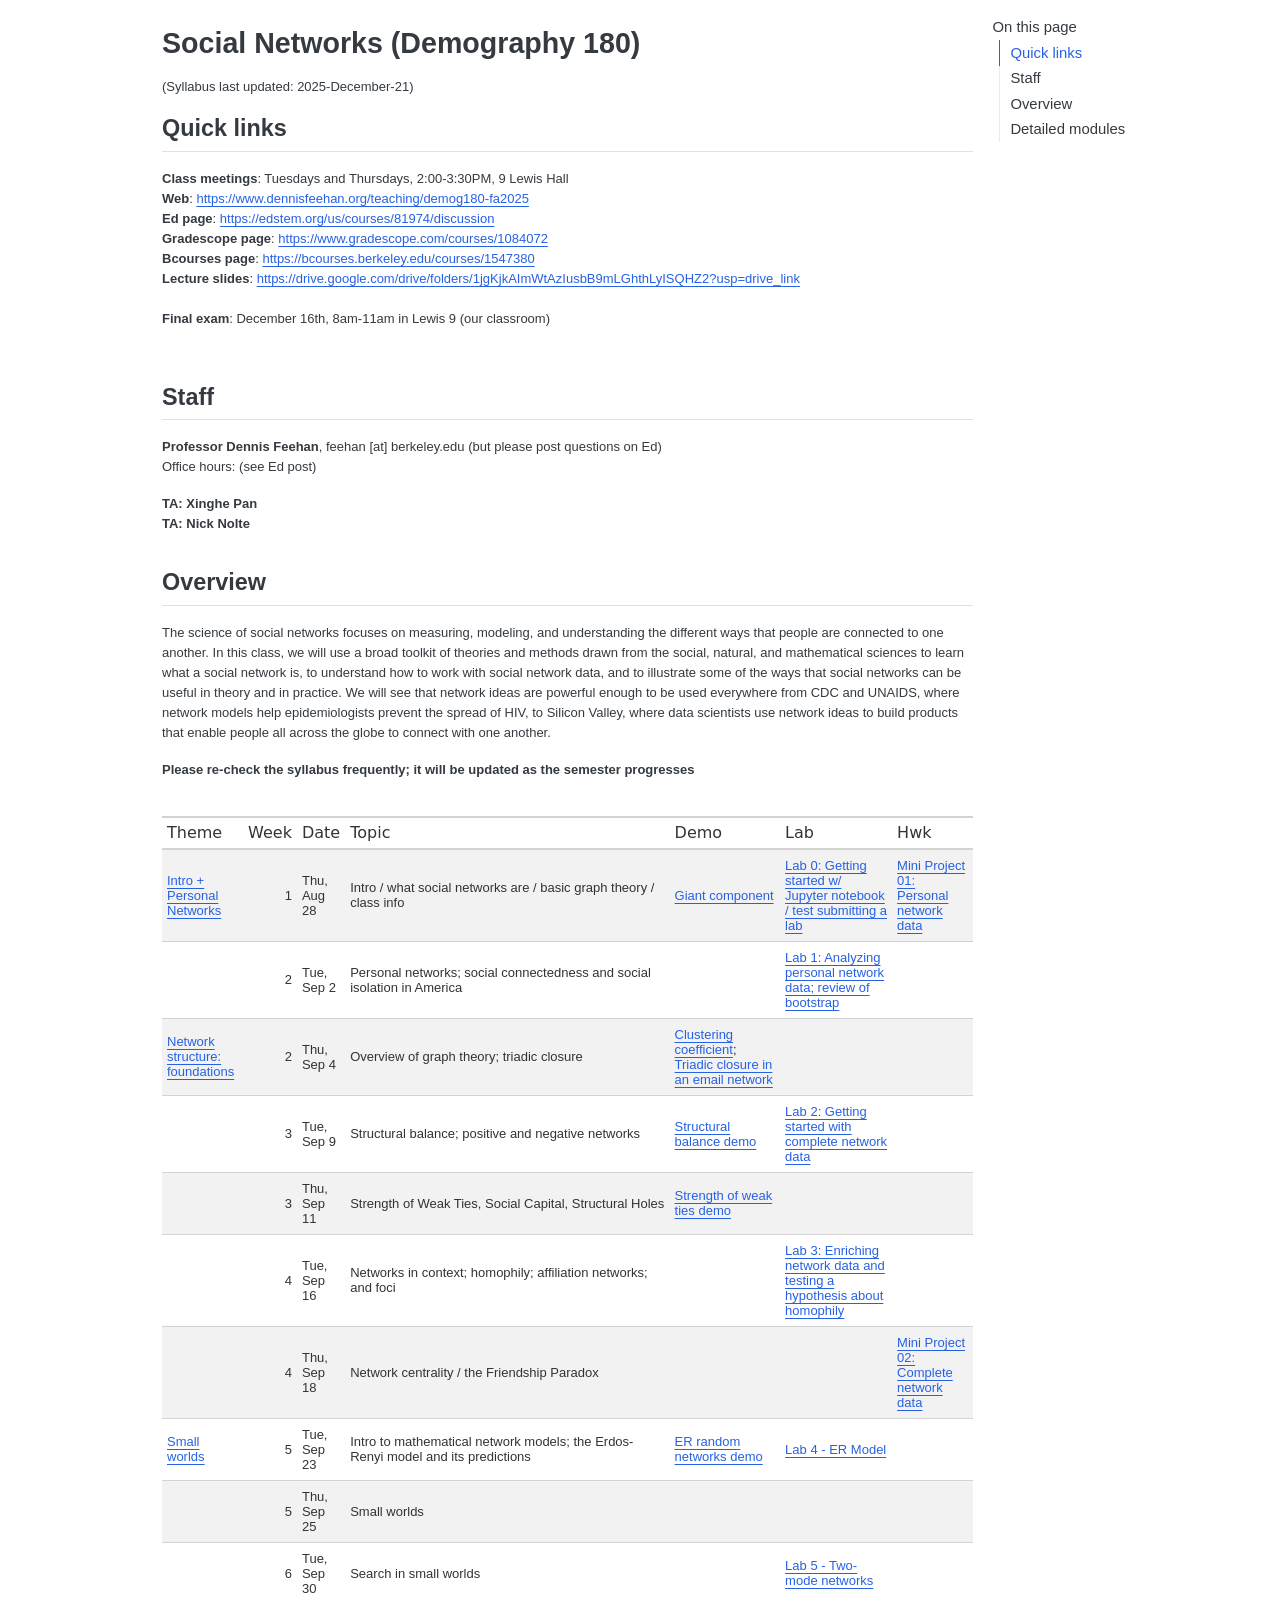
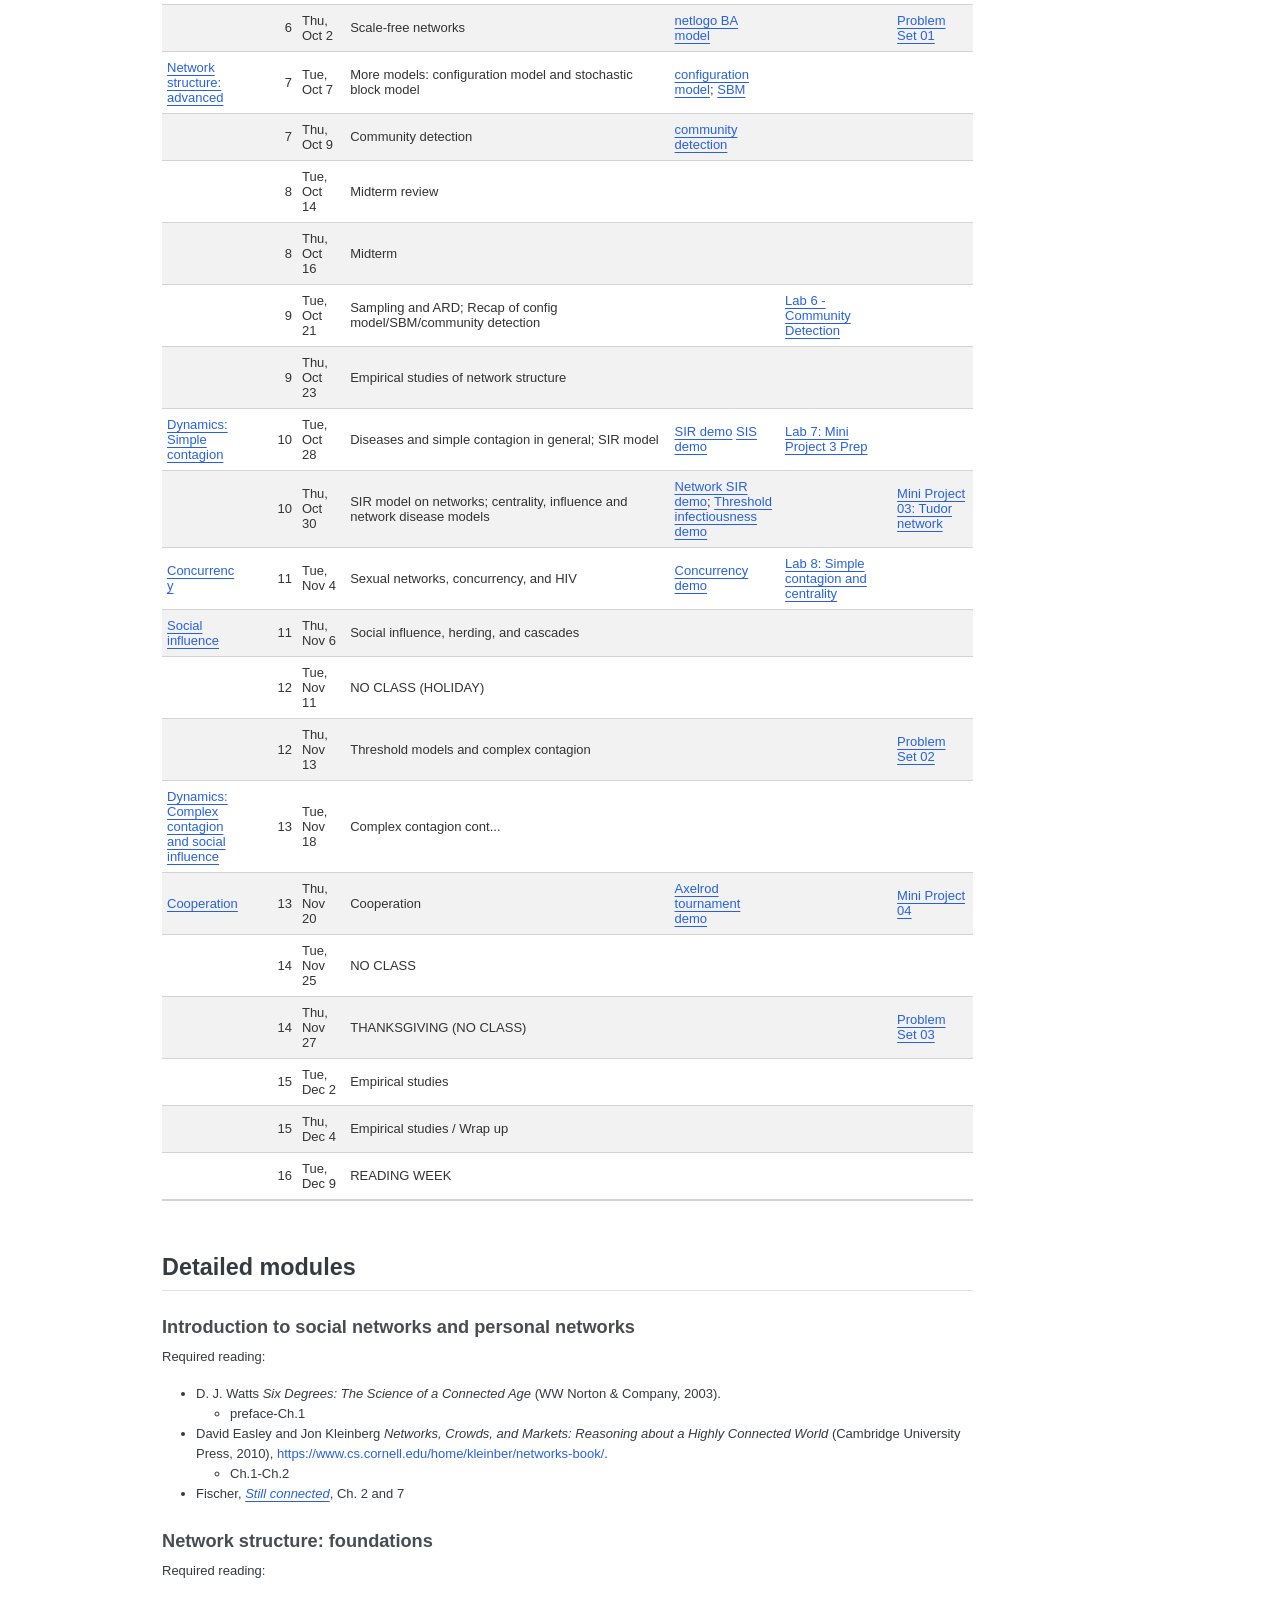
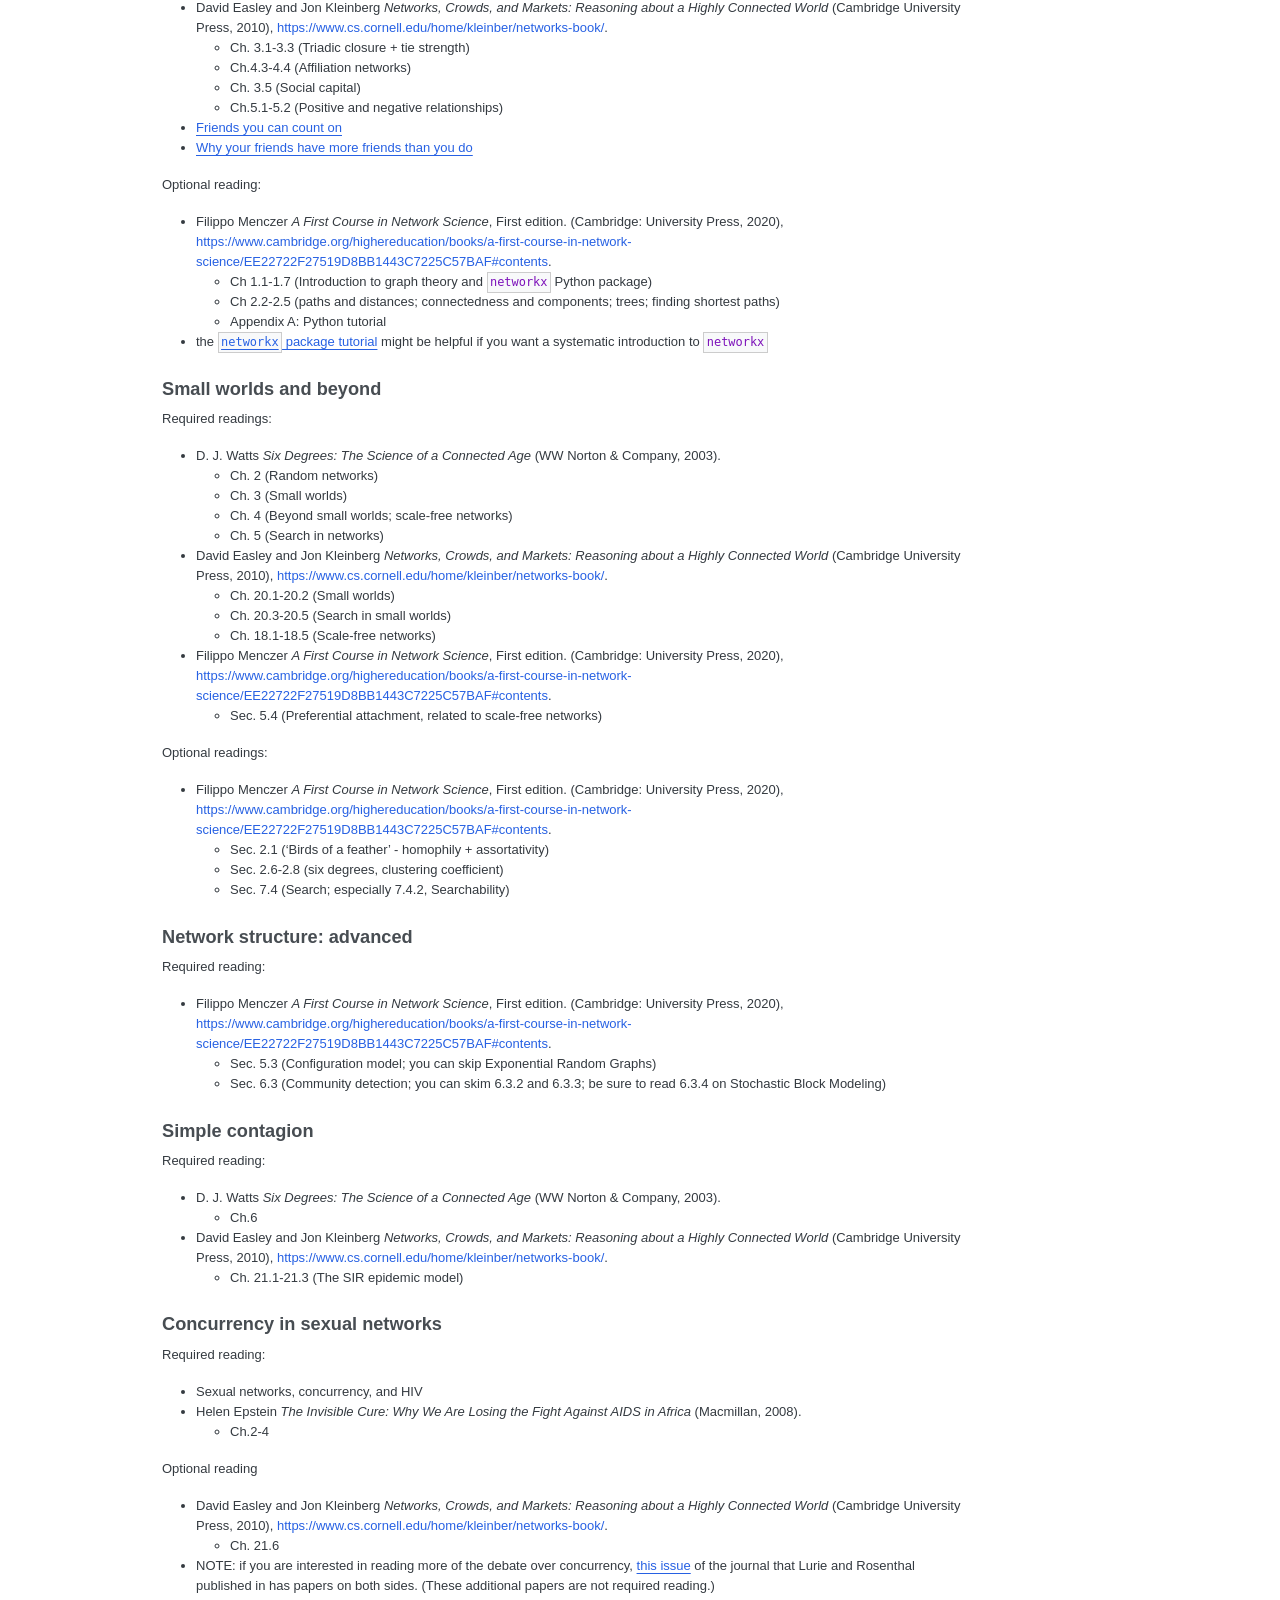
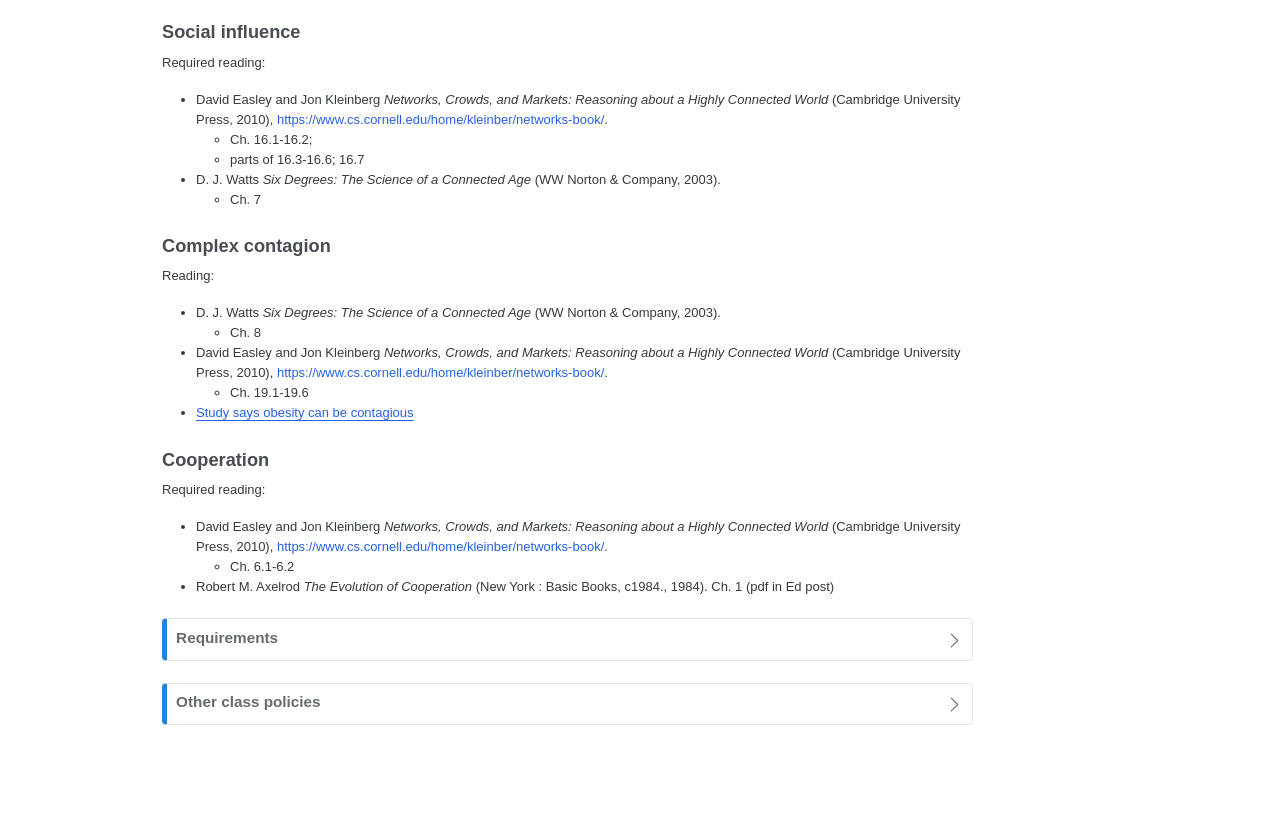
<file: docs/index.html>
<!DOCTYPE html>
<html xmlns="http://www.w3.org/1999/xhtml" lang="en" xml:lang="en"><head>

<meta charset="utf-8">
<meta name="generator" content="quarto-1.5.46">

<meta name="viewport" content="width=device-width, initial-scale=1.0, user-scalable=yes">


<title>Social Networks (Demog 180) – Social Networks</title>
<style>
code{white-space: pre-wrap;}
span.smallcaps{font-variant: small-caps;}
div.columns{display: flex; gap: min(4vw, 1.5em);}
div.column{flex: auto; overflow-x: auto;}
div.hanging-indent{margin-left: 1.5em; text-indent: -1.5em;}
ul.task-list{list-style: none;}
ul.task-list li input[type="checkbox"] {
  width: 0.8em;
  margin: 0 0.8em 0.2em -1em; /* quarto-specific, see https://github.com/quarto-dev/quarto-cli/issues/4556 */ 
  vertical-align: middle;
}
</style>


<script src="site_libs/quarto-nav/quarto-nav.js"></script>
<script src="site_libs/clipboard/clipboard.min.js"></script>
<script src="site_libs/quarto-search/autocomplete.umd.js"></script>
<script src="site_libs/quarto-search/fuse.min.js"></script>
<script src="site_libs/quarto-search/quarto-search.js"></script>
<meta name="quarto:offset" content="./">
<script src="site_libs/quarto-html/quarto.js"></script>
<script src="site_libs/quarto-html/popper.min.js"></script>
<script src="site_libs/quarto-html/tippy.umd.min.js"></script>
<script src="site_libs/quarto-html/anchor.min.js"></script>
<link href="site_libs/quarto-html/tippy.css" rel="stylesheet">
<link href="site_libs/quarto-html/quarto-syntax-highlighting.css" rel="stylesheet" id="quarto-text-highlighting-styles">
<script src="site_libs/bootstrap/bootstrap.min.js"></script>
<link href="site_libs/bootstrap/bootstrap-icons.css" rel="stylesheet">
<link href="site_libs/bootstrap/bootstrap.min.css" rel="stylesheet" id="quarto-bootstrap" data-mode="light">
<script id="quarto-search-options" type="application/json">{
  "location": "sidebar",
  "copy-button": false,
  "collapse-after": 3,
  "panel-placement": "start",
  "type": "textbox",
  "limit": 50,
  "keyboard-shortcut": [
    "f",
    "/",
    "s"
  ],
  "show-item-context": false,
  "language": {
    "search-no-results-text": "No results",
    "search-matching-documents-text": "matching documents",
    "search-copy-link-title": "Copy link to search",
    "search-hide-matches-text": "Hide additional matches",
    "search-more-match-text": "more match in this document",
    "search-more-matches-text": "more matches in this document",
    "search-clear-button-title": "Clear",
    "search-text-placeholder": "",
    "search-detached-cancel-button-title": "Cancel",
    "search-submit-button-title": "Submit",
    "search-label": "Search"
  }
}</script>


<link rel="stylesheet" href="syllabus.css">
</head>

<body>

<div id="quarto-search-results"></div>
<!-- content -->
<div id="quarto-content" class="quarto-container page-columns page-rows-contents page-layout-article">
<!-- sidebar -->
<!-- margin-sidebar -->
    <div id="quarto-margin-sidebar" class="sidebar margin-sidebar">
        <nav id="TOC" role="doc-toc" class="toc-active">
    <h2 id="toc-title">On this page</h2>
   
  <ul>
  <li><a href="#quick-links" id="toc-quick-links" class="nav-link active" data-scroll-target="#quick-links">Quick links</a></li>
  <li><a href="#staff" id="toc-staff" class="nav-link" data-scroll-target="#staff">Staff</a></li>
  <li><a href="#overview" id="toc-overview" class="nav-link" data-scroll-target="#overview">Overview</a></li>
  <li><a href="#detailed-modules" id="toc-detailed-modules" class="nav-link" data-scroll-target="#detailed-modules">Detailed modules</a></li>
  </ul>
</nav>
    </div>
<!-- main -->
<main class="content" id="quarto-document-content">

<header id="title-block-header" class="quarto-title-block default">
<div class="quarto-title">
<h1 class="title">Social Networks (Demography 180)</h1>
</div>



<div class="quarto-title-meta">

    
  
    
  </div>
  


</header>


<!--
NOTES:
- the chicago-syllabus.csl is from Kieran Healy: https://github.com/kjhealy/pandoc-templates/blob/master/csl/chicago-syllabus.csl
- if changing this in the future, you may have to tweak the 'range' values in the part that loads the excel sheet (see grab_syllabus_gsheet in helper.R)

WISHLIST:
- be able to generate pdf version (right now, the table looks wonky - links don't render, NAs, etc)
-->
<p>(Syllabus last updated: 2025-December-21)</p>
<section id="quick-links" class="level2">
<h2 class="anchored" data-anchor-id="quick-links">Quick links</h2>
<p><strong>Class meetings</strong>: Tuesdays and Thursdays, 2:00-3:30PM, 9 Lewis Hall <br> <strong>Web</strong>: <a href="https://www.dennisfeehan.org/teaching/demog180-fa2025" class="uri">https://www.dennisfeehan.org/teaching/demog180-fa2025</a><br>
<strong>Ed page</strong>: <a href="https://edstem.org/us/courses/81974/discussion" class="uri">https://edstem.org/us/courses/81974/discussion</a><br>
<strong>Gradescope page</strong>: <a href="https://www.gradescope.com/courses/1084072" class="uri">https://www.gradescope.com/courses/1084072</a><br>
<strong>Bcourses page</strong>: <a href="https://bcourses.berkeley.edu/courses/1547380" class="uri">https://bcourses.berkeley.edu/courses/1547380</a><br>
<strong>Lecture slides</strong>: <a href="https://drive.google.com/drive/folders/1jgKjkAImWtAzIusbB9mLGhthLyISQHZ2?usp=drive_link" class="uri">https://drive.google.com/drive/folders/1jgKjkAImWtAzIusbB9mLGhthLyISQHZ2?usp=drive_link</a><br>
<br> <strong>Final exam</strong>: December 16th, 8am-11am in Lewis 9 (our classroom)<br>
<br></p>
</section>
<section id="staff" class="level2">
<h2 class="anchored" data-anchor-id="staff">Staff</h2>
<p><strong>Professor Dennis Feehan</strong>, feehan [at] berkeley.edu (but please post questions on Ed)<br>
Office hours: (see Ed post)</p>
<p><strong>TA: Xinghe Pan</strong><br>
<strong>TA: Nick Nolte</strong></p>
</section>
<section id="overview" class="level2">
<h2 class="anchored" data-anchor-id="overview">Overview</h2>
<p>The science of social networks focuses on measuring, modeling, and understanding the different ways that people are connected to one another. In this class, we will use a broad toolkit of theories and methods drawn from the social, natural, and mathematical sciences to learn what a social network is, to understand how to work with social network data, and to illustrate some of the ways that social networks can be useful in theory and in practice. We will see that network ideas are powerful enough to be used everywhere from CDC and UNAIDS, where network models help epidemiologists prevent the spread of HIV, to Silicon Valley, where data scientists use network ideas to build products that enable people all across the globe to connect with one another.</p>
<p><strong>Please re-check the syllabus frequently; it will be updated as the semester progresses</strong></p>
<div class="cell">
<div class="cell-output-display">
<div id="atdfwqwswh" style="padding-left:0px;padding-right:0px;padding-top:10px;padding-bottom:10px;overflow-x:auto;overflow-y:auto;width:auto;height:auto;">
<style>#atdfwqwswh table {
  font-family: system-ui, 'Segoe UI', Roboto, Helvetica, Arial, sans-serif, 'Apple Color Emoji', 'Segoe UI Emoji', 'Segoe UI Symbol', 'Noto Color Emoji';
  -webkit-font-smoothing: antialiased;
  -moz-osx-font-smoothing: grayscale;
}

#atdfwqwswh thead, #atdfwqwswh tbody, #atdfwqwswh tfoot, #atdfwqwswh tr, #atdfwqwswh td, #atdfwqwswh th {
  border-style: none;
}

#atdfwqwswh p {
  margin: 0;
  padding: 0;
}

#atdfwqwswh .gt_table {
  display: table;
  border-collapse: collapse;
  line-height: normal;
  margin-left: auto;
  margin-right: auto;
  color: #333333;
  font-size: 16px;
  font-weight: normal;
  font-style: normal;
  background-color: #FFFFFF;
  width: auto;
  border-top-style: solid;
  border-top-width: 2px;
  border-top-color: #A8A8A8;
  border-right-style: none;
  border-right-width: 2px;
  border-right-color: #D3D3D3;
  border-bottom-style: solid;
  border-bottom-width: 2px;
  border-bottom-color: #A8A8A8;
  border-left-style: none;
  border-left-width: 2px;
  border-left-color: #D3D3D3;
}

#atdfwqwswh .gt_caption {
  padding-top: 4px;
  padding-bottom: 4px;
}

#atdfwqwswh .gt_title {
  color: #333333;
  font-size: 125%;
  font-weight: initial;
  padding-top: 4px;
  padding-bottom: 4px;
  padding-left: 5px;
  padding-right: 5px;
  border-bottom-color: #FFFFFF;
  border-bottom-width: 0;
}

#atdfwqwswh .gt_subtitle {
  color: #333333;
  font-size: 85%;
  font-weight: initial;
  padding-top: 3px;
  padding-bottom: 5px;
  padding-left: 5px;
  padding-right: 5px;
  border-top-color: #FFFFFF;
  border-top-width: 0;
}

#atdfwqwswh .gt_heading {
  background-color: #FFFFFF;
  text-align: center;
  border-bottom-color: #FFFFFF;
  border-left-style: none;
  border-left-width: 1px;
  border-left-color: #D3D3D3;
  border-right-style: none;
  border-right-width: 1px;
  border-right-color: #D3D3D3;
}

#atdfwqwswh .gt_bottom_border {
  border-bottom-style: solid;
  border-bottom-width: 2px;
  border-bottom-color: #D3D3D3;
}

#atdfwqwswh .gt_col_headings {
  border-top-style: solid;
  border-top-width: 2px;
  border-top-color: #D3D3D3;
  border-bottom-style: solid;
  border-bottom-width: 2px;
  border-bottom-color: #D3D3D3;
  border-left-style: none;
  border-left-width: 1px;
  border-left-color: #D3D3D3;
  border-right-style: none;
  border-right-width: 1px;
  border-right-color: #D3D3D3;
}

#atdfwqwswh .gt_col_heading {
  color: #333333;
  background-color: #FFFFFF;
  font-size: 100%;
  font-weight: normal;
  text-transform: inherit;
  border-left-style: none;
  border-left-width: 1px;
  border-left-color: #D3D3D3;
  border-right-style: none;
  border-right-width: 1px;
  border-right-color: #D3D3D3;
  vertical-align: bottom;
  padding-top: 5px;
  padding-bottom: 6px;
  padding-left: 5px;
  padding-right: 5px;
  overflow-x: hidden;
}

#atdfwqwswh .gt_column_spanner_outer {
  color: #333333;
  background-color: #FFFFFF;
  font-size: 100%;
  font-weight: normal;
  text-transform: inherit;
  padding-top: 0;
  padding-bottom: 0;
  padding-left: 4px;
  padding-right: 4px;
}

#atdfwqwswh .gt_column_spanner_outer:first-child {
  padding-left: 0;
}

#atdfwqwswh .gt_column_spanner_outer:last-child {
  padding-right: 0;
}

#atdfwqwswh .gt_column_spanner {
  border-bottom-style: solid;
  border-bottom-width: 2px;
  border-bottom-color: #D3D3D3;
  vertical-align: bottom;
  padding-top: 5px;
  padding-bottom: 5px;
  overflow-x: hidden;
  display: inline-block;
  width: 100%;
}

#atdfwqwswh .gt_spanner_row {
  border-bottom-style: hidden;
}

#atdfwqwswh .gt_group_heading {
  padding-top: 8px;
  padding-bottom: 8px;
  padding-left: 5px;
  padding-right: 5px;
  color: #333333;
  background-color: #FFFFFF;
  font-size: 100%;
  font-weight: initial;
  text-transform: inherit;
  border-top-style: solid;
  border-top-width: 2px;
  border-top-color: #D3D3D3;
  border-bottom-style: solid;
  border-bottom-width: 2px;
  border-bottom-color: #D3D3D3;
  border-left-style: none;
  border-left-width: 1px;
  border-left-color: #D3D3D3;
  border-right-style: none;
  border-right-width: 1px;
  border-right-color: #D3D3D3;
  vertical-align: middle;
  text-align: left;
}

#atdfwqwswh .gt_empty_group_heading {
  padding: 0.5px;
  color: #333333;
  background-color: #FFFFFF;
  font-size: 100%;
  font-weight: initial;
  border-top-style: solid;
  border-top-width: 2px;
  border-top-color: #D3D3D3;
  border-bottom-style: solid;
  border-bottom-width: 2px;
  border-bottom-color: #D3D3D3;
  vertical-align: middle;
}

#atdfwqwswh .gt_from_md > :first-child {
  margin-top: 0;
}

#atdfwqwswh .gt_from_md > :last-child {
  margin-bottom: 0;
}

#atdfwqwswh .gt_row {
  padding-top: 8px;
  padding-bottom: 8px;
  padding-left: 5px;
  padding-right: 5px;
  margin: 10px;
  border-top-style: solid;
  border-top-width: 1px;
  border-top-color: #D3D3D3;
  border-left-style: none;
  border-left-width: 1px;
  border-left-color: #D3D3D3;
  border-right-style: none;
  border-right-width: 1px;
  border-right-color: #D3D3D3;
  vertical-align: middle;
  overflow-x: hidden;
}

#atdfwqwswh .gt_stub {
  color: #333333;
  background-color: #FFFFFF;
  font-size: 100%;
  font-weight: initial;
  text-transform: inherit;
  border-right-style: solid;
  border-right-width: 2px;
  border-right-color: #D3D3D3;
  padding-left: 5px;
  padding-right: 5px;
}

#atdfwqwswh .gt_stub_row_group {
  color: #333333;
  background-color: #FFFFFF;
  font-size: 100%;
  font-weight: initial;
  text-transform: inherit;
  border-right-style: solid;
  border-right-width: 2px;
  border-right-color: #D3D3D3;
  padding-left: 5px;
  padding-right: 5px;
  vertical-align: top;
}

#atdfwqwswh .gt_row_group_first td {
  border-top-width: 2px;
}

#atdfwqwswh .gt_row_group_first th {
  border-top-width: 2px;
}

#atdfwqwswh .gt_summary_row {
  color: #333333;
  background-color: #FFFFFF;
  text-transform: inherit;
  padding-top: 8px;
  padding-bottom: 8px;
  padding-left: 5px;
  padding-right: 5px;
}

#atdfwqwswh .gt_first_summary_row {
  border-top-style: solid;
  border-top-color: #D3D3D3;
}

#atdfwqwswh .gt_first_summary_row.thick {
  border-top-width: 2px;
}

#atdfwqwswh .gt_last_summary_row {
  padding-top: 8px;
  padding-bottom: 8px;
  padding-left: 5px;
  padding-right: 5px;
  border-bottom-style: solid;
  border-bottom-width: 2px;
  border-bottom-color: #D3D3D3;
}

#atdfwqwswh .gt_grand_summary_row {
  color: #333333;
  background-color: #FFFFFF;
  text-transform: inherit;
  padding-top: 8px;
  padding-bottom: 8px;
  padding-left: 5px;
  padding-right: 5px;
}

#atdfwqwswh .gt_first_grand_summary_row {
  padding-top: 8px;
  padding-bottom: 8px;
  padding-left: 5px;
  padding-right: 5px;
  border-top-style: double;
  border-top-width: 6px;
  border-top-color: #D3D3D3;
}

#atdfwqwswh .gt_last_grand_summary_row_top {
  padding-top: 8px;
  padding-bottom: 8px;
  padding-left: 5px;
  padding-right: 5px;
  border-bottom-style: double;
  border-bottom-width: 6px;
  border-bottom-color: #D3D3D3;
}

#atdfwqwswh .gt_striped {
  background-color: rgba(128, 128, 128, 0.05);
}

#atdfwqwswh .gt_table_body {
  border-top-style: solid;
  border-top-width: 2px;
  border-top-color: #D3D3D3;
  border-bottom-style: solid;
  border-bottom-width: 2px;
  border-bottom-color: #D3D3D3;
}

#atdfwqwswh .gt_footnotes {
  color: #333333;
  background-color: #FFFFFF;
  border-bottom-style: none;
  border-bottom-width: 2px;
  border-bottom-color: #D3D3D3;
  border-left-style: none;
  border-left-width: 2px;
  border-left-color: #D3D3D3;
  border-right-style: none;
  border-right-width: 2px;
  border-right-color: #D3D3D3;
}

#atdfwqwswh .gt_footnote {
  margin: 0px;
  font-size: 90%;
  padding-top: 4px;
  padding-bottom: 4px;
  padding-left: 5px;
  padding-right: 5px;
}

#atdfwqwswh .gt_sourcenotes {
  color: #333333;
  background-color: #FFFFFF;
  border-bottom-style: none;
  border-bottom-width: 2px;
  border-bottom-color: #D3D3D3;
  border-left-style: none;
  border-left-width: 2px;
  border-left-color: #D3D3D3;
  border-right-style: none;
  border-right-width: 2px;
  border-right-color: #D3D3D3;
}

#atdfwqwswh .gt_sourcenote {
  font-size: 90%;
  padding-top: 4px;
  padding-bottom: 4px;
  padding-left: 5px;
  padding-right: 5px;
}

#atdfwqwswh .gt_left {
  text-align: left;
}

#atdfwqwswh .gt_center {
  text-align: center;
}

#atdfwqwswh .gt_right {
  text-align: right;
  font-variant-numeric: tabular-nums;
}

#atdfwqwswh .gt_font_normal {
  font-weight: normal;
}

#atdfwqwswh .gt_font_bold {
  font-weight: bold;
}

#atdfwqwswh .gt_font_italic {
  font-style: italic;
}

#atdfwqwswh .gt_super {
  font-size: 65%;
}

#atdfwqwswh .gt_footnote_marks {
  font-size: 75%;
  vertical-align: 0.4em;
  position: initial;
}

#atdfwqwswh .gt_asterisk {
  font-size: 100%;
  vertical-align: 0;
}

#atdfwqwswh .gt_indent_1 {
  text-indent: 5px;
}

#atdfwqwswh .gt_indent_2 {
  text-indent: 10px;
}

#atdfwqwswh .gt_indent_3 {
  text-indent: 15px;
}

#atdfwqwswh .gt_indent_4 {
  text-indent: 20px;
}

#atdfwqwswh .gt_indent_5 {
  text-indent: 25px;
}

#atdfwqwswh .katex-display {
  display: inline-flex !important;
  margin-bottom: 0.75em !important;
}

#atdfwqwswh div.Reactable > div.rt-table > div.rt-thead > div.rt-tr.rt-tr-group-header > div.rt-th-group:after {
  height: 0px !important;
}
</style>

<table class="gt_table caption-top table table-sm table-striped small" data-quarto-postprocess="true" data-quarto-disable-processing="false" data-quarto-bootstrap="false">
<colgroup>
<col style="width: 10%">
<col style="width: 5%">
<col style="width: 5%">
<col style="width: 40%">
<col>
<col>
<col>
</colgroup>
<thead>
<tr class="header gt_col_headings">
<th id="Theme" class="gt_col_heading gt_columns_bottom_border gt_left" data-quarto-table-cell-role="th" scope="col">Theme</th>
<th id="Week" class="gt_col_heading gt_columns_bottom_border gt_right" data-quarto-table-cell-role="th" scope="col">Week</th>
<th id="Date" class="gt_col_heading gt_columns_bottom_border gt_left" data-quarto-table-cell-role="th" scope="col">Date</th>
<th id="Topic" class="gt_col_heading gt_columns_bottom_border gt_left" data-quarto-table-cell-role="th" scope="col">Topic</th>
<th id="Demo" class="gt_col_heading gt_columns_bottom_border gt_left" data-quarto-table-cell-role="th" scope="col">Demo</th>
<th id="Lab" class="gt_col_heading gt_columns_bottom_border gt_left" data-quarto-table-cell-role="th" scope="col">Lab</th>
<th id="Hwk" class="gt_col_heading gt_columns_bottom_border gt_left" data-quarto-table-cell-role="th" scope="col">Hwk</th>
</tr>
</thead>
<tbody class="gt_table_body">
<tr class="odd">
<td class="gt_row gt_left" headers="Theme"><a href="#sec:intro">Intro + Personal Networks</a></td>
<td class="gt_row gt_right" headers="Week">1</td>
<td class="gt_row gt_left" headers="Date">Thu, Aug 28</td>
<td class="gt_row gt_left" headers="Topic">Intro / what social networks are / basic graph theory / class info</td>
<td class="gt_row gt_left" headers="Demo"><a href="https://www.netlogoweb.org/launch#https://www.netlogoweb.org/assets/modelslib/Sample%20Models/Networks/Giant%20Component.nlogo">Giant component</a></td>
<td class="gt_row gt_left" headers="Lab"><a href="https://datahub.berkeley.edu/hub/user-redirect/git-pull?repo=https%3A%2F%2Fgithub.com%2Fdfeehan%2Fdemog180-fa2025&amp;branch=main&amp;urlpath=tree%2Fdemog180-fa2025%2Flab%2Flab0%2Flab0.ipynb">Lab 0: Getting started w/ Jupyter notebook / test submitting a lab</a></td>
<td class="gt_row gt_left" headers="Hwk"><a href="https://docs.google.com/document/d/1KO9E3WqhSGK_Q0Hqn0NuRdk_L3GYtyI3Xu4O76d7hIQ/edit?tab=t.0">Mini Project 01: Personal network data</a></td>
</tr>
<tr class="even">
<td class="gt_row gt_left" headers="Theme"><br>
</td>
<td class="gt_row gt_right" headers="Week">2</td>
<td class="gt_row gt_left" headers="Date">Tue, Sep 2</td>
<td class="gt_row gt_left" headers="Topic">Personal networks; social connectedness and social isolation in America</td>
<td class="gt_row gt_left" headers="Demo"><br>
</td>
<td class="gt_row gt_left" headers="Lab"><a href="https://datahub.berkeley.edu/hub/user-redirect/git-pull?repo=https%3A%2F%2Fgithub.com%2Fdfeehan%2Fdemog180-fa2025&amp;branch=main&amp;urlpath=tree%2Fdemog180-fa2025%2Flab%2Flab01%2Flab01_personal_network_survey.ipynb">Lab 1: Analyzing personal network data; review of bootstrap</a></td>
<td class="gt_row gt_left" headers="Hwk"><br>
</td>
</tr>
<tr class="odd">
<td class="gt_row gt_left" headers="Theme"><a href="#sec:structure">Network structure: foundations</a></td>
<td class="gt_row gt_right" headers="Week">2</td>
<td class="gt_row gt_left" headers="Date">Thu, Sep 4</td>
<td class="gt_row gt_left" headers="Topic">Overview of graph theory; triadic closure</td>
<td class="gt_row gt_left" headers="Demo"><a href="https://datahub.berkeley.edu/hub/user-redirect/git-pull?repo=https%3A%2F%2Fgithub.com%2Fdfeehan%2Fdemog180-fa2025&amp;branch=main&amp;urlpath=lab%2Ftree%2Fdemog180-fa2025%2Flecture%2F20250904_clusteringcoef%2Fclustering_coefficient.ipynb">Clustering coefficient</a>; <a href="https://datahub.berkeley.edu/hub/user-redirect/git-pull?repo=https%3A%2F%2Fgithub.com%2Fdfeehan%2Fdemog180-fa2025&amp;branch=main&amp;urlpath=lab%2Ftree%2Fdemog180-fa2025%2Flecture%2F20250904_triadic_closure%2Femail-eu-core.ipynb">Triadic closure in an email network</a></td>
<td class="gt_row gt_left" headers="Lab"><br>
</td>
<td class="gt_row gt_left" headers="Hwk"><br>
</td>
</tr>
<tr class="even">
<td class="gt_row gt_left" headers="Theme"><br>
</td>
<td class="gt_row gt_right" headers="Week">3</td>
<td class="gt_row gt_left" headers="Date">Tue, Sep 9</td>
<td class="gt_row gt_left" headers="Topic">Structural balance; positive and negative networks</td>
<td class="gt_row gt_left" headers="Demo"><a href="https://datahub.berkeley.edu/hub/user-redirect/git-pull?repo=https%3A%2F%2Fgithub.com%2Fdfeehan%2Fdemog180-fa2025&amp;branch=main&amp;urlpath=lab%2Ftree%2Fdemog180-fa2025%2Flecture%2F20250908_structural_balance%2Fstructural_balance_in_the_small_slashdot_network.ipynb">Structural balance demo</a></td>
<td class="gt_row gt_left" headers="Lab"><a href="https://datahub.berkeley.edu/hub/user-redirect/git-pull?repo=https%3A%2F%2Fgithub.com%2Fdfeehan%2Fdemog180-fa2025&amp;branch=main&amp;urlpath=tree%2Fdemog180-fa2025%2Flab%2Flab02%2Flab2_complete_networks.ipynb">Lab 2: Getting started with complete network data</a></td>
<td class="gt_row gt_left" headers="Hwk"><br>
</td>
</tr>
<tr class="odd">
<td class="gt_row gt_left" headers="Theme"><br>
</td>
<td class="gt_row gt_right" headers="Week">3</td>
<td class="gt_row gt_left" headers="Date">Thu, Sep 11</td>
<td class="gt_row gt_left" headers="Topic">Strength of Weak Ties, Social Capital, Structural Holes</td>
<td class="gt_row gt_left" headers="Demo"><a href="https://datahub.berkeley.edu/hub/user-redirect/git-pull?repo=https%3A%2F%2Fgithub.com%2Fdfeehan%2Fdemog180-fa2025&amp;branch=main&amp;urlpath=lab%2Ftree%2Fdemog180-fa2025%2Flecture%2F20250911_sowt%2Fsowt_wiki_talk.ipynb">Strength of weak ties demo</a></td>
<td class="gt_row gt_left" headers="Lab"><br>
</td>
<td class="gt_row gt_left" headers="Hwk"><br>
</td>
</tr>
<tr class="even">
<td class="gt_row gt_left" headers="Theme"><br>
</td>
<td class="gt_row gt_right" headers="Week">4</td>
<td class="gt_row gt_left" headers="Date">Tue, Sep 16</td>
<td class="gt_row gt_left" headers="Topic">Networks in context; homophily; affiliation networks; and foci</td>
<td class="gt_row gt_left" headers="Demo"><br>
</td>
<td class="gt_row gt_left" headers="Lab"><a href="https://datahub.berkeley.edu/hub/user-redirect/git-pull?repo=https%3A%2F%2Fgithub.com%2Fdfeehan%2Fdemog180-fa2025&amp;branch=main&amp;urlpath=lab%2Ftree%2Fdemog180-fa2025%2Flab%2Flab03%2Flab03_homophily.ipynb">Lab 3: Enriching network data and testing a hypothesis about homophily</a></td>
<td class="gt_row gt_left" headers="Hwk"><br>
</td>
</tr>
<tr class="odd">
<td class="gt_row gt_left" headers="Theme"><br>
</td>
<td class="gt_row gt_right" headers="Week">4</td>
<td class="gt_row gt_left" headers="Date">Thu, Sep 18</td>
<td class="gt_row gt_left" headers="Topic">Network centrality / the Friendship Paradox</td>
<td class="gt_row gt_left" headers="Demo"><br>
</td>
<td class="gt_row gt_left" headers="Lab"><br>
</td>
<td class="gt_row gt_left" headers="Hwk"><a href="https://docs.google.com/document/d/1VbIGTMmBHFsBJMdo4z_Z_QGosKkXUa6zVq5EzI76Gjc/edit?usp=sharing">Mini Project 02: Complete network data</a></td>
</tr>
<tr class="even">
<td class="gt_row gt_left" headers="Theme"><a href="#sec:smallworlds">Small worlds</a></td>
<td class="gt_row gt_right" headers="Week">5</td>
<td class="gt_row gt_left" headers="Date">Tue, Sep 23</td>
<td class="gt_row gt_left" headers="Topic">Intro to mathematical network models; the Erdos-Renyi model and its predictions</td>
<td class="gt_row gt_left" headers="Demo"><a href="https://datahub.berkeley.edu/hub/user-redirect/git-pull?repo=https%3A%2F%2Fgithub.com%2Fdfeehan%2Fdemog180-fa2025&amp;branch=main&amp;urlpath=tree%2Fdemog180-fa2025%2Flecture%2F20250922_er_random_networks%2Fer_random_networks.ipynb">ER random networks demo</a></td>
<td class="gt_row gt_left" headers="Lab"><a href="https://datahub.berkeley.edu/hub/user-redirect/git-pull?repo=https%3A%2F%2Fgithub.com%2Fdfeehan%2Fdemog180-fa2025&amp;branch=main&amp;urlpath=tree%2Fdemog180-fa2025%2Flab%2Flab04%2Flab4_clustering_coefficient_er.ipynb">Lab 4 - ER Model</a></td>
<td class="gt_row gt_left" headers="Hwk"><br>
</td>
</tr>
<tr class="odd">
<td class="gt_row gt_left" headers="Theme"><br>
</td>
<td class="gt_row gt_right" headers="Week">5</td>
<td class="gt_row gt_left" headers="Date">Thu, Sep 25</td>
<td class="gt_row gt_left" headers="Topic">Small worlds</td>
<td class="gt_row gt_left" headers="Demo"><br>
</td>
<td class="gt_row gt_left" headers="Lab"><br>
</td>
<td class="gt_row gt_left" headers="Hwk"><br>
</td>
</tr>
<tr class="even">
<td class="gt_row gt_left" headers="Theme"><br>
</td>
<td class="gt_row gt_right" headers="Week">6</td>
<td class="gt_row gt_left" headers="Date">Tue, Sep 30</td>
<td class="gt_row gt_left" headers="Topic">Search in small worlds</td>
<td class="gt_row gt_left" headers="Demo"><br>
</td>
<td class="gt_row gt_left" headers="Lab"><a href="https://datahub.berkeley.edu/hub/user-redirect/git-pull?repo=https%3A%2F%2Fgithub.com%2Fdfeehan%2Fdemog180-fa2025&amp;branch=main&amp;urlpath=tree%2Fdemog180-fa2025%2Flab%2Flab05%2Flab05_two_mode_networks.ipynb">Lab 5 - Two-mode networks</a></td>
<td class="gt_row gt_left" headers="Hwk"><br>
</td>
</tr>
<tr class="odd">
<td class="gt_row gt_left" headers="Theme"><br>
</td>
<td class="gt_row gt_right" headers="Week">6</td>
<td class="gt_row gt_left" headers="Date">Thu, Oct 2</td>
<td class="gt_row gt_left" headers="Topic">Scale-free networks</td>
<td class="gt_row gt_left" headers="Demo"><a href="https://www.netlogoweb.org/launch#https://www.netlogoweb.org/assets/modelslib/Sample%20Models/Networks/Preferential%20Attachment.nlogo">netlogo BA model</a></td>
<td class="gt_row gt_left" headers="Lab"><br>
</td>
<td class="gt_row gt_left" headers="Hwk"><a href="https://docs.google.com/document/d/1w8m1vIhnvQqy5kB_w0qbx6PpYBc7fLz9j5pYIjokDBw/edit?tab=t.0">Problem Set 01</a></td>
</tr>
<tr class="even">
<td class="gt_row gt_left" headers="Theme"><a href="#sec:advancedstructure">Network structure: advanced</a></td>
<td class="gt_row gt_right" headers="Week">7</td>
<td class="gt_row gt_left" headers="Date">Tue, Oct 7</td>
<td class="gt_row gt_left" headers="Topic">More models: configuration model and stochastic block model</td>
<td class="gt_row gt_left" headers="Demo"><a href="https://datahub.berkeley.edu/hub/user-redirect/git-pull?repo=https%3A%2F%2Fgithub.com%2Fdfeehan%2Fdemog180-fa2025&amp;branch=main&amp;urlpath=tree%2Fdemog180-fa2025%2Flecture%2F20251007_advanced_models%2Fconfiguration_model.ipynb">configuration model</a>; <a href="https://datahub.berkeley.edu/hub/user-redirect/git-pull?repo=https%3A%2F%2Fgithub.com%2Fdfeehan%2Fdemog180-fa2025&amp;branch=main&amp;urlpath=tree%2Fdemog180-fa2025%2Flecture%2F20251007_advanced_models%2Fstochastic_block_model.ipynb">SBM</a></td>
<td class="gt_row gt_left" headers="Lab"><br>
</td>
<td class="gt_row gt_left" headers="Hwk"><br>
</td>
</tr>
<tr class="odd">
<td class="gt_row gt_left" headers="Theme"><br>
</td>
<td class="gt_row gt_right" headers="Week">7</td>
<td class="gt_row gt_left" headers="Date">Thu, Oct 9</td>
<td class="gt_row gt_left" headers="Topic">Community detection</td>
<td class="gt_row gt_left" headers="Demo"><a href="https://datahub.berkeley.edu/hub/user-redirect/git-pull?repo=https%3A%2F%2Fgithub.com%2Fdfeehan%2Fdemog180-fa2025&amp;branch=main&amp;urlpath=tree%2Fdemog180-fa2025%2Flecture%2F20251009_community_detection%2Fcommunity_detection.ipynb">community detection</a></td>
<td class="gt_row gt_left" headers="Lab"><br>
</td>
<td class="gt_row gt_left" headers="Hwk"><br>
</td>
</tr>
<tr class="even">
<td class="gt_row gt_left" headers="Theme"><br>
</td>
<td class="gt_row gt_right" headers="Week">8</td>
<td class="gt_row gt_left" headers="Date">Tue, Oct 14</td>
<td class="gt_row gt_left" headers="Topic">Midterm review</td>
<td class="gt_row gt_left" headers="Demo"><br>
</td>
<td class="gt_row gt_left" headers="Lab"><br>
</td>
<td class="gt_row gt_left" headers="Hwk"><br>
</td>
</tr>
<tr class="odd">
<td class="gt_row gt_left" headers="Theme"><br>
</td>
<td class="gt_row gt_right" headers="Week">8</td>
<td class="gt_row gt_left" headers="Date">Thu, Oct 16</td>
<td class="gt_row gt_left" headers="Topic">Midterm</td>
<td class="gt_row gt_left" headers="Demo"><br>
</td>
<td class="gt_row gt_left" headers="Lab"><br>
</td>
<td class="gt_row gt_left" headers="Hwk"><br>
</td>
</tr>
<tr class="even">
<td class="gt_row gt_left" headers="Theme"><br>
</td>
<td class="gt_row gt_right" headers="Week">9</td>
<td class="gt_row gt_left" headers="Date">Tue, Oct 21</td>
<td class="gt_row gt_left" headers="Topic">Sampling and ARD; Recap of config model/SBM/community detection</td>
<td class="gt_row gt_left" headers="Demo"><br>
</td>
<td class="gt_row gt_left" headers="Lab"><a href="https://datahub.berkeley.edu/hub/user-redirect/git-pull?repo=https%3A%2F%2Fgithub.com%2Fdfeehan%2Fdemog180-fa2025&amp;branch=main&amp;urlpath=lab%2Ftree%2Fdemog180-fa2025%2Flab%2Flab06%2Flab06_community_detection.ipynb">Lab 6 - Community Detection</a></td>
<td class="gt_row gt_left" headers="Hwk"><br>
</td>
</tr>
<tr class="odd">
<td class="gt_row gt_left" headers="Theme"><br>
</td>
<td class="gt_row gt_right" headers="Week">9</td>
<td class="gt_row gt_left" headers="Date">Thu, Oct 23</td>
<td class="gt_row gt_left" headers="Topic">Empirical studies of network structure</td>
<td class="gt_row gt_left" headers="Demo"><br>
</td>
<td class="gt_row gt_left" headers="Lab"><br>
</td>
<td class="gt_row gt_left" headers="Hwk"><br>
</td>
</tr>
<tr class="even">
<td class="gt_row gt_left" headers="Theme"><a href="#sec:simplecontagion">Dynamics: Simple contagion</a></td>
<td class="gt_row gt_right" headers="Week">10</td>
<td class="gt_row gt_left" headers="Date">Tue, Oct 28</td>
<td class="gt_row gt_left" headers="Topic">Diseases and simple contagion in general; SIR model</td>
<td class="gt_row gt_left" headers="Demo"><a href="https://datahub.berkeley.edu/hub/user-redirect/git-pull?repo=https%3A%2F%2Fgithub.com%2Fdfeehan%2Fshiny-id-demos&amp;branch=main&amp;urlpath=shiny%2Fshiny-id-demos%2FSIR%2F">SIR demo</a> <a href="https://datahub.berkeley.edu/hub/user-redirect/git-pull?repo=https%3A%2F%2Fgithub.com%2Fdfeehan%2Fshiny-id-demos&amp;branch=main&amp;urlpath=shiny%2Fshiny-id-demos%2FSIS%2F">SIS demo</a></td>
<td class="gt_row gt_left" headers="Lab"><a href="https://datahub.berkeley.edu/hub/user-redirect/git-pull?repo=https%3A%2F%2Fgithub.com%2Fdfeehan%2Fdemog180-fa2025&amp;branch=main&amp;urlpath=tree%2Fdemog180-fa2025%2Flab%2Flab07%2Flab07_mp3_prep.ipynb">Lab 7: Mini Project 3 Prep</a></td>
<td class="gt_row gt_left" headers="Hwk"><br>
</td>
</tr>
<tr class="odd">
<td class="gt_row gt_left" headers="Theme"><br>
</td>
<td class="gt_row gt_right" headers="Week">10</td>
<td class="gt_row gt_left" headers="Date">Thu, Oct 30</td>
<td class="gt_row gt_left" headers="Topic">SIR model on networks; centrality, influence and network disease models</td>
<td class="gt_row gt_left" headers="Demo"><a href="https://datahub.berkeley.edu/hub/user-redirect/git-pull?repo=https%3A%2F%2Fgithub.com%2Falisonswu%2Fshiny-SimNetwork&amp;urlpath=shiny%2Fshiny-SimNetwork%2F">Network SIR demo</a>; <a href="https://datahub.berkeley.edu/hub/user-redirect/git-pull?repo=https%3A%2F%2Fgithub.com%2Fdfeehan%2Fdemog180-fa2025&amp;branch=main&amp;urlpath=lab%2Ftree%2Fdemog180-fa2025%2Flecture%2F20251030_sir_threshold_infectiousness%2Fsir_threshold_infectiousness.ipynb">Threshold infectiousness demo</a></td>
<td class="gt_row gt_left" headers="Lab"><br>
</td>
<td class="gt_row gt_left" headers="Hwk"><a href="https://docs.google.com/document/d/1XxtW5ZlPzRwHcbTHapKzeSZySq0axOVMnOGFtAnprEY/edit?usp=sharing">Mini Project 03: Tudor network</a></td>
</tr>
<tr class="even">
<td class="gt_row gt_left" headers="Theme"><a href="#sec:concurrency">Concurrency</a></td>
<td class="gt_row gt_right" headers="Week">11</td>
<td class="gt_row gt_left" headers="Date">Tue, Nov 4</td>
<td class="gt_row gt_left" headers="Topic">Sexual networks, concurrency, and HIV</td>
<td class="gt_row gt_left" headers="Demo"><a href="https://datahub.berkeley.edu/user/feehan/shiny/shiny-id-demos/concurrency/">Concurrency demo</a></td>
<td class="gt_row gt_left" headers="Lab"><a href="https://datahub.berkeley.edu/hub/user-redirect/git-pull?repo=https%3A%2F%2Fgithub.com%2Fdfeehan%2Fdemog180-fa2025&amp;branch=main&amp;urlpath=lab%2Ftree%2Fdemog180-fa2025%2Flab%2Flab08%2Flab08_simple_contagion.ipynb">Lab 8: Simple contagion and centrality</a></td>
<td class="gt_row gt_left" headers="Hwk"><br>
</td>
</tr>
<tr class="odd">
<td class="gt_row gt_left" headers="Theme"><a href="#sec:socialinfluence">Social influence</a></td>
<td class="gt_row gt_right" headers="Week">11</td>
<td class="gt_row gt_left" headers="Date">Thu, Nov 6</td>
<td class="gt_row gt_left" headers="Topic">Social influence, herding, and cascades</td>
<td class="gt_row gt_left" headers="Demo"><br>
</td>
<td class="gt_row gt_left" headers="Lab"><br>
</td>
<td class="gt_row gt_left" headers="Hwk"><br>
</td>
</tr>
<tr class="even">
<td class="gt_row gt_left" headers="Theme"><br>
</td>
<td class="gt_row gt_right" headers="Week">12</td>
<td class="gt_row gt_left" headers="Date">Tue, Nov 11</td>
<td class="gt_row gt_left" headers="Topic">NO CLASS (HOLIDAY)</td>
<td class="gt_row gt_left" headers="Demo"><br>
</td>
<td class="gt_row gt_left" headers="Lab"><br>
</td>
<td class="gt_row gt_left" headers="Hwk"><br>
</td>
</tr>
<tr class="odd">
<td class="gt_row gt_left" headers="Theme"><br>
</td>
<td class="gt_row gt_right" headers="Week">12</td>
<td class="gt_row gt_left" headers="Date">Thu, Nov 13</td>
<td class="gt_row gt_left" headers="Topic">Threshold models and complex contagion</td>
<td class="gt_row gt_left" headers="Demo"><br>
</td>
<td class="gt_row gt_left" headers="Lab"><br>
</td>
<td class="gt_row gt_left" headers="Hwk"><a href="https://docs.google.com/document/d/1r0BnZaxVWFrXICWL-BtwZxFFmnXm9q0t3mC32rBY-l0/edit?usp=sharing">Problem Set 02</a></td>
</tr>
<tr class="even">
<td class="gt_row gt_left" headers="Theme"><a href="#sec:complexcontagion">Dynamics: Complex contagion and social influence</a></td>
<td class="gt_row gt_right" headers="Week">13</td>
<td class="gt_row gt_left" headers="Date">Tue, Nov 18</td>
<td class="gt_row gt_left" headers="Topic">Complex contagion cont...</td>
<td class="gt_row gt_left" headers="Demo"><br>
</td>
<td class="gt_row gt_left" headers="Lab"><br>
</td>
<td class="gt_row gt_left" headers="Hwk"><br>
</td>
</tr>
<tr class="odd">
<td class="gt_row gt_left" headers="Theme"><a href="#sec:cooperation">Cooperation</a></td>
<td class="gt_row gt_right" headers="Week">13</td>
<td class="gt_row gt_left" headers="Date">Thu, Nov 20</td>
<td class="gt_row gt_left" headers="Topic">Cooperation</td>
<td class="gt_row gt_left" headers="Demo"><a href="https://datahub.berkeley.edu/hub/user-redirect/git-pull?repo=https%3A%2F%2Fgithub.com%2Fdfeehan%2Fdemog180-fa2025&amp;branch=main&amp;urlpath=lab%2Ftree%2Fdemog180-fa2025%2Flecture%2F20251119_cooperation%2Fipd_tournament.ipynb">Axelrod tournament demo</a></td>
<td class="gt_row gt_left" headers="Lab"><br>
</td>
<td class="gt_row gt_left" headers="Hwk"><a href="https://docs.google.com/document/d/1JNBDxEFIY2xI6GReG5q1HPNCDJHmpfV4amVGGr6_DPY/edit?usp=sharing">Mini Project 04</a></td>
</tr>
<tr class="even">
<td class="gt_row gt_left" headers="Theme"><br>
</td>
<td class="gt_row gt_right" headers="Week">14</td>
<td class="gt_row gt_left" headers="Date">Tue, Nov 25</td>
<td class="gt_row gt_left" headers="Topic">NO CLASS</td>
<td class="gt_row gt_left" headers="Demo"><br>
</td>
<td class="gt_row gt_left" headers="Lab"><br>
</td>
<td class="gt_row gt_left" headers="Hwk"><br>
</td>
</tr>
<tr class="odd">
<td class="gt_row gt_left" headers="Theme"><br>
</td>
<td class="gt_row gt_right" headers="Week">14</td>
<td class="gt_row gt_left" headers="Date">Thu, Nov 27</td>
<td class="gt_row gt_left" headers="Topic">THANKSGIVING (NO CLASS)</td>
<td class="gt_row gt_left" headers="Demo"><br>
</td>
<td class="gt_row gt_left" headers="Lab"><br>
</td>
<td class="gt_row gt_left" headers="Hwk"><a href="https://docs.google.com/document/d/1Jkx4c3gG0KYbSamYfa2Cnqqx7qlyMP7mHkAdPvOg5co/edit?usp=sharing">Problem Set 03</a></td>
</tr>
<tr class="even">
<td class="gt_row gt_left" headers="Theme"><br>
</td>
<td class="gt_row gt_right" headers="Week">15</td>
<td class="gt_row gt_left" headers="Date">Tue, Dec 2</td>
<td class="gt_row gt_left" headers="Topic">Empirical studies</td>
<td class="gt_row gt_left" headers="Demo"><br>
</td>
<td class="gt_row gt_left" headers="Lab"><br>
</td>
<td class="gt_row gt_left" headers="Hwk"><br>
</td>
</tr>
<tr class="odd">
<td class="gt_row gt_left" headers="Theme"><br>
</td>
<td class="gt_row gt_right" headers="Week">15</td>
<td class="gt_row gt_left" headers="Date">Thu, Dec 4</td>
<td class="gt_row gt_left" headers="Topic">Empirical studies / Wrap up</td>
<td class="gt_row gt_left" headers="Demo"><br>
</td>
<td class="gt_row gt_left" headers="Lab"><br>
</td>
<td class="gt_row gt_left" headers="Hwk"><br>
</td>
</tr>
<tr class="even">
<td class="gt_row gt_left" headers="Theme"><br>
</td>
<td class="gt_row gt_right" headers="Week">16</td>
<td class="gt_row gt_left" headers="Date">Tue, Dec 9</td>
<td class="gt_row gt_left" headers="Topic">READING WEEK</td>
<td class="gt_row gt_left" headers="Demo"><br>
</td>
<td class="gt_row gt_left" headers="Lab"><br>
</td>
<td class="gt_row gt_left" headers="Hwk"><br>
</td>
</tr>
</tbody>
</table>

</div>
</div>
</div>
</section>
<section id="detailed-modules" class="level2">
<h2 class="anchored" data-anchor-id="detailed-modules">Detailed modules</h2>
<div class="singlespace">
<section id="sec:intro" class="level3">
<h3 class="anchored" data-anchor-id="sec:intro">Introduction to social networks and personal networks</h3>
<p>Required reading:</p>
<ul>
<li><span class="citation" data-cites="watts_six_2003">D. J. Watts <em>Six Degrees: <span>The</span> Science of a Connected Age</em> (WW Norton &amp; Company, 2003).</span>
<ul>
<li>preface-Ch.1</li>
</ul></li>
<li><span class="citation" data-cites="easley_networks_2010">David Easley and Jon Kleinberg <em>Networks, Crowds, and Markets: <span>Reasoning</span> about a Highly Connected World</em> (Cambridge University Press, 2010), <a href="https://www.cs.cornell.edu/home/kleinber/networks-book/" role="doc-biblioref">https://www.cs.cornell.edu/home/kleinber/networks-book/</a>.</span>
<ul>
<li>Ch.1-Ch.2</li>
</ul></li>
<li>Fischer, <a href="https://muse.jhu.edu/book/15006"><em>Still connected</em></a>, Ch. 2 and 7</li>
</ul>
</section>
<section id="sec:structure" class="level3">
<h3 class="anchored" data-anchor-id="sec:structure">Network structure: foundations</h3>
<p>Required reading:</p>
<ul>
<li><span class="citation" data-cites="easley_networks_2010">David Easley and Jon Kleinberg <em>Networks, Crowds, and Markets: <span>Reasoning</span> about a Highly Connected World</em> (Cambridge University Press, 2010), <a href="https://www.cs.cornell.edu/home/kleinber/networks-book/" role="doc-biblioref">https://www.cs.cornell.edu/home/kleinber/networks-book/</a>.</span>
<ul>
<li>Ch. 3.1-3.3 (Triadic closure + tie strength)</li>
<li>Ch.4.3-4.4 (Affiliation networks)</li>
<li>Ch. 3.5 (Social capital)</li>
<li>Ch.5.1-5.2 (Positive and negative relationships) <!-- SHOULD THESE BE PART OF AN ASSIGNMENT? --></li>
</ul></li>
<li><a href="https://opinionator.blogs.nytimes.com/2012/09/17/friends-you-can-count-on/">Friends you can count on</a></li>
<li><a href="https://www.journals.uchicago.edu/doi/abs/10.1086/229693">Why your friends have more friends than you do</a></li>
</ul>
<p>Optional reading:</p>
<ul>
<li><span class="citation" data-cites="menczer_first_2020">Filippo Menczer <em>A First Course in Network Science</em>, First edition. (Cambridge: University Press, 2020), <a href="https://www.cambridge.org/highereducation/books/a-first-course-in-network-science/EE22722F27519D8BB1443C7225C57BAF#contents" role="doc-biblioref">https://www.cambridge.org/highereducation/books/a-first-course-in-network-science/EE22722F27519D8BB1443C7225C57BAF#contents</a>.</span>
<ul>
<li>Ch 1.1-1.7 (Introduction to graph theory and <code>networkx</code> Python package)</li>
<li>Ch 2.2-2.5 (paths and distances; connectedness and components; trees; finding shortest paths)</li>
<li>Appendix A: Python tutorial</li>
</ul></li>
<li>the <a href="https://networkx.org/documentation/stable/tutorial.html"><code>networkx</code> package tutorial</a> might be helpful if you want a systematic introduction to <code>networkx</code></li>
</ul>
</section>
<section id="sec:smallworlds" class="level3">
<h3 class="anchored" data-anchor-id="sec:smallworlds">Small worlds and beyond</h3>
<p>Required readings:</p>
<ul>
<li><span class="citation" data-cites="watts_six_2003">D. J. Watts <em>Six Degrees: <span>The</span> Science of a Connected Age</em> (WW Norton &amp; Company, 2003).</span>
<ul>
<li>Ch. 2 (Random networks)</li>
<li>Ch. 3 (Small worlds)</li>
<li>Ch. 4 (Beyond small worlds; scale-free networks)</li>
<li>Ch. 5 (Search in networks)</li>
</ul></li>
<li><span class="citation" data-cites="easley_networks_2010">David Easley and Jon Kleinberg <em>Networks, Crowds, and Markets: <span>Reasoning</span> about a Highly Connected World</em> (Cambridge University Press, 2010), <a href="https://www.cs.cornell.edu/home/kleinber/networks-book/" role="doc-biblioref">https://www.cs.cornell.edu/home/kleinber/networks-book/</a>.</span>
<ul>
<li>Ch. 20.1-20.2 (Small worlds)</li>
<li>Ch. 20.3-20.5 (Search in small worlds)</li>
<li>Ch. 18.1-18.5 (Scale-free networks)</li>
</ul></li>
<li><span class="citation" data-cites="menczer_first_2020">Filippo Menczer <em>A First Course in Network Science</em>, First edition. (Cambridge: University Press, 2020), <a href="https://www.cambridge.org/highereducation/books/a-first-course-in-network-science/EE22722F27519D8BB1443C7225C57BAF#contents" role="doc-biblioref">https://www.cambridge.org/highereducation/books/a-first-course-in-network-science/EE22722F27519D8BB1443C7225C57BAF#contents</a>.</span>
<ul>
<li>Sec. 5.4 (Preferential attachment, related to scale-free networks)</li>
</ul></li>
</ul>
<p>Optional readings:</p>
<ul>
<li><span class="citation" data-cites="menczer_first_2020">Filippo Menczer <em>A First Course in Network Science</em>, First edition. (Cambridge: University Press, 2020), <a href="https://www.cambridge.org/highereducation/books/a-first-course-in-network-science/EE22722F27519D8BB1443C7225C57BAF#contents" role="doc-biblioref">https://www.cambridge.org/highereducation/books/a-first-course-in-network-science/EE22722F27519D8BB1443C7225C57BAF#contents</a>.</span>
<ul>
<li>Sec. 2.1 (‘Birds of a feather’ - homophily + assortativity)</li>
<li>Sec. 2.6-2.8 (six degrees, clustering coefficient)</li>
<li>Sec. 7.4 (Search; especially 7.4.2, Searchability)</li>
</ul></li>
</ul>
</section>
<section id="sec:advancedstructure" class="level3">
<h3 class="anchored" data-anchor-id="sec:advancedstructure">Network structure: advanced</h3>
<p>Required reading:</p>
<ul>
<li><span class="citation" data-cites="menczer_first_2020">Filippo Menczer <em>A First Course in Network Science</em>, First edition. (Cambridge: University Press, 2020), <a href="https://www.cambridge.org/highereducation/books/a-first-course-in-network-science/EE22722F27519D8BB1443C7225C57BAF#contents" role="doc-biblioref">https://www.cambridge.org/highereducation/books/a-first-course-in-network-science/EE22722F27519D8BB1443C7225C57BAF#contents</a>.</span>
<ul>
<li>Sec. 5.3 (Configuration model; you can skip Exponential Random Graphs)</li>
<li>Sec. 6.3 (Community detection; you can skim 6.3.2 and 6.3.3; be sure to read 6.3.4 on Stochastic Block Modeling)</li>
</ul></li>
</ul>
</section>
<section id="sec:simplecontagion" class="level3">
<h3 class="anchored" data-anchor-id="sec:simplecontagion">Simple contagion</h3>
<p>Required reading:</p>
<ul>
<li><span class="citation" data-cites="watts_six_2003">D. J. Watts <em>Six Degrees: <span>The</span> Science of a Connected Age</em> (WW Norton &amp; Company, 2003).</span>
<ul>
<li>Ch.6</li>
</ul></li>
<li><span class="citation" data-cites="easley_networks_2010">David Easley and Jon Kleinberg <em>Networks, Crowds, and Markets: <span>Reasoning</span> about a Highly Connected World</em> (Cambridge University Press, 2010), <a href="https://www.cs.cornell.edu/home/kleinber/networks-book/" role="doc-biblioref">https://www.cs.cornell.edu/home/kleinber/networks-book/</a>.</span>
<ul>
<li>Ch. 21.1-21.3 (The SIR epidemic model)</li>
</ul></li>
</ul>
</section>
<section id="sec:concurrency" class="level3">
<h3 class="anchored" data-anchor-id="sec:concurrency">Concurrency in sexual networks</h3>
<p>Required reading:</p>
<ul>
<li>Sexual networks, concurrency, and HIV</li>
<li><span class="citation" data-cites="epstein_invisible_2008">Helen Epstein <em>The Invisible Cure: Why We Are Losing the Fight Against <span>AIDS</span> in <span>Africa</span></em> (Macmillan, 2008).</span>
<ul>
<li>Ch.2-4</li>
</ul></li>
</ul>
<p>Optional reading</p>
<ul>
<li><span class="citation" data-cites="easley_networks_2010">David Easley and Jon Kleinberg <em>Networks, Crowds, and Markets: <span>Reasoning</span> about a Highly Connected World</em> (Cambridge University Press, 2010), <a href="https://www.cs.cornell.edu/home/kleinber/networks-book/" role="doc-biblioref">https://www.cs.cornell.edu/home/kleinber/networks-book/</a>.</span>
<ul>
<li>Ch. 21.6</li>
</ul></li>
<li>NOTE: if you are interested in reading more of the debate over concurrency, <a href="https://link.springer.com/journal/10461/14/1/page/1">this issue</a> of the journal that Lurie and Rosenthal published in has papers on both sides. (These additional papers are not required reading.)</li>
</ul>
</section>
<section id="sec:socialinfluence" class="level3">
<h3 class="anchored" data-anchor-id="sec:socialinfluence">Social influence</h3>
<p>Required reading:</p>
<ul>
<li><span class="citation" data-cites="easley_networks_2010">David Easley and Jon Kleinberg <em>Networks, Crowds, and Markets: <span>Reasoning</span> about a Highly Connected World</em> (Cambridge University Press, 2010), <a href="https://www.cs.cornell.edu/home/kleinber/networks-book/" role="doc-biblioref">https://www.cs.cornell.edu/home/kleinber/networks-book/</a>.</span>
<ul>
<li>Ch. 16.1-16.2;</li>
<li>parts of 16.3-16.6; 16.7</li>
</ul></li>
<li><span class="citation" data-cites="watts_six_2003">D. J. Watts <em>Six Degrees: <span>The</span> Science of a Connected Age</em> (WW Norton &amp; Company, 2003).</span>
<ul>
<li>Ch. 7</li>
</ul></li>
</ul>
</section>
<section id="sec:complexcontagion" class="level3">
<h3 class="anchored" data-anchor-id="sec:complexcontagion">Complex contagion</h3>
<p>Reading:</p>
<ul>
<li><span class="citation" data-cites="watts_six_2003">D. J. Watts <em>Six Degrees: <span>The</span> Science of a Connected Age</em> (WW Norton &amp; Company, 2003).</span>
<ul>
<li>Ch. 8</li>
</ul></li>
<li><span class="citation" data-cites="easley_networks_2010">David Easley and Jon Kleinberg <em>Networks, Crowds, and Markets: <span>Reasoning</span> about a Highly Connected World</em> (Cambridge University Press, 2010), <a href="https://www.cs.cornell.edu/home/kleinber/networks-book/" role="doc-biblioref">https://www.cs.cornell.edu/home/kleinber/networks-book/</a>.</span>
<ul>
<li>Ch. 19.1-19.6</li>
</ul></li>
<li><a href="https://www.nytimes.com/2007/07/25/health/25cnd-fat.html">Study says obesity can be contagious</a></li>
</ul>
</section>
<section id="sec:cooperation" class="level3">
<h3 class="anchored" data-anchor-id="sec:cooperation">Cooperation</h3>
<p>Required reading:</p>
<ul>
<li><span class="citation" data-cites="easley_networks_2010">David Easley and Jon Kleinberg <em>Networks, Crowds, and Markets: <span>Reasoning</span> about a Highly Connected World</em> (Cambridge University Press, 2010), <a href="https://www.cs.cornell.edu/home/kleinber/networks-book/" role="doc-biblioref">https://www.cs.cornell.edu/home/kleinber/networks-book/</a>.</span>
<ul>
<li>Ch. 6.1-6.2</li>
</ul></li>
<li><span class="citation" data-cites="axelrod_evolution_1984">Robert M. Axelrod <em>The Evolution of Cooperation</em> (New York : Basic Books, c1984., 1984).</span> Ch. 1 (pdf in Ed post)</li>
</ul>
<!--
### Week 15: Guest lectures {#sec:guests}

Reading:

* TBA

-->
<div class="callout callout-style-simple callout-note no-icon callout-titled">
<div class="callout-header d-flex align-content-center" data-bs-toggle="collapse" data-bs-target=".callout-1-contents" aria-controls="callout-1" aria-expanded="false" aria-label="Toggle callout">
<div class="callout-icon-container">
<i class="callout-icon no-icon"></i>
</div>
<div class="callout-title-container flex-fill">
Requirements
</div>
<div class="callout-btn-toggle d-inline-block border-0 py-1 ps-1 pe-0 float-end"><i class="callout-toggle"></i></div>
</div>
<div id="callout-1" class="callout-1-contents callout-collapse collapse">
<div class="callout-body-container callout-body">
<section id="grades" class="level3">
<h3 class="anchored" data-anchor-id="grades">Grades</h3>
<p>Your grade will be calculated as a weighted average of several different class requirements, which are explained in greater detail below.</p>
<table class="caption-top table">
<thead>
<tr class="header">
<th>Component</th>
<th>% of grade</th>
</tr>
</thead>
<tbody>
<tr class="odd">
<td>Labs (~8; you can drop your lowest score)</td>
<td>15</td>
</tr>
<tr class="even">
<td>Mini-projects (~4 of these)</td>
<td>25</td>
</tr>
<tr class="odd">
<td>Problem sets (3 of these)</td>
<td>10</td>
</tr>
<tr class="even">
<td>Mid-term exam</td>
<td>15</td>
</tr>
<tr class="odd">
<td>Final exam</td>
<td>30</td>
</tr>
<tr class="even">
<td>Participation + Quizzes</td>
<td>5</td>
</tr>
</tbody>
</table>
</section>
<section id="lectures" class="level3">
<h3 class="anchored" data-anchor-id="lectures">Lectures</h3>
<p>Lectures will introduce and develop key theoretical and technical concepts in the study of social networks. To illustrate these ideas, some of the lectures will have a live lab / demo component, where we will interactively discuss and work through an analysis in a Jupyter notebook. These live labs will help us explore and develop intuition about key concepts in the course.</p>
<p><em>You are responsible for all of the material covered in lectures, as well as any announcements made there.</em></p>
</section>
<section id="required-readings" class="level3">
<h3 class="anchored" data-anchor-id="required-readings">Required readings</h3>
<p>The course readings will include selections from the textbook <a href="https://www.cs.cornell.edu/home/kleinber/networks-book/">Networks, Crowds, and Markets</a> by Easley and Kleinberg:</p>
<ul>
<li><span class="citation" data-cites="easley_networks_2010">David Easley and Jon Kleinberg <em>Networks, Crowds, and Markets: <span>Reasoning</span> about a Highly Connected World</em> (Cambridge University Press, 2010), <a href="https://www.cs.cornell.edu/home/kleinber/networks-book/" role="doc-biblioref">https://www.cs.cornell.edu/home/kleinber/networks-book/</a>.</span></li>
</ul>
<p>The Easley and Kleinberg book is freely available online from the author’s website. You can also buy a paper copy if you like.</p>
<p>For a couple of topics, I will also assign short readings from the textbook <a href="https://www-cambridge-org.libproxy.berkeley.edu/highereducation/books/a-first-course-in-network-science/EE22722F27519D8BB1443C7225C57BAF#contents">A First Course in Network Science</a> by Menczer, Fortunato, and Davis:</p>
<p><span class="citation" data-cites="menczer_first_2020">Filippo Menczer <em>A First Course in Network Science</em>, First edition. (Cambridge: University Press, 2020), <a href="https://www.cambridge.org/highereducation/books/a-first-course-in-network-science/EE22722F27519D8BB1443C7225C57BAF#contents" role="doc-biblioref">https://www.cambridge.org/highereducation/books/a-first-course-in-network-science/EE22722F27519D8BB1443C7225C57BAF#contents</a>.</span></p>
<p>This book is available online through UC Berkeley’s library. Menczer et al also has Python code in it, so if you want to see more Python examples, it would be a good place to look.</p>
<p>We will also read chapters from popular science books written by leading network researchers, including selections from</p>
<ul>
<li><span class="citation" data-cites="watts_six_2003">D. J. Watts <em>Six Degrees: <span>The</span> Science of a Connected Age</em> (WW Norton &amp; Company, 2003).</span></li>
<li><span class="citation" data-cites="epstein_invisible_2008">Helen Epstein <em>The Invisible Cure: Why We Are Losing the Fight Against <span>AIDS</span> in <span>Africa</span></em> (Macmillan, 2008).</span></li>
</ul>
<p>I will post scans of selections of the Epstein book as .pdfs. You should plan to buy the Watts book, which should not be very expensive.</p>
<p>There will also be selected other readings where they are relevant to our discussions.</p>
<p>The readings serve two purposes: (1) they provide an introduction and reference for key concepts that we will need to study social networks; (2) they illustrate how social network ideas get used in real world research and applications across many different disciplines. You are expected to do the reading before each class. Whenever possible, PDFs of the readings will be posted on the bCourses site.</p>
</section>
<section id="homeworks-and-labs" class="level3">
<h3 class="anchored" data-anchor-id="homeworks-and-labs">Homeworks and labs</h3>
<p>The assignments are a critical part of the learning you will do in this class: they give you an opportunity to explore the topics we cover in the readings and in lecture on your own. They also give you a chance to practice your writing and your data analysis and programming skills.</p>
<p>Labs are mostly completed in Jupyter notebooks. Labs are graded based on effort; therefore, you can get full credit on a lab even if you do not get all of the answers right. Labs must be handed in on time for full credit. You can drop one lab over the course of the semester.</p>
<p>Mini-projects will ask you to apply the skills you have learned in the labs to the analysis of real network datasets. Mini-projects are graded on correctness and must be handed in on time for full credit. The goal is to give you a chance to start from scratch with a new network dataset and to demonstrate that you can perform an analysis on the network with minimal hand-holding.</p>
<p>Problem sets are graded on correctness and must be handed in on time for full credit. They are intended to help you engage with the kind of problem-solving question that could be asked on exams.</p>
<p><strong>Collaboration</strong>: It can be helpful and educational to discuss the assignments with other students in the class, but (1) all of the work should be your own (i.e., you are not allowed to just copy code, answers, or arguments); (2) you should make a note of the names of the other students you worked with when handing your assignments in. Please treat AI tools like ChatGPT like another student: follow rules (1) and (2); that is, don’t copy code or text directly from an AI tool and please make a note of any tool you consulted at the top of your assignment.</p>
</section>
<section id="exams" class="level3">
<h3 class="anchored" data-anchor-id="exams">Exams</h3>
<p>There will be two closed book examinations. The mid-term examination will be held during normal class time in our normal classroom; the timing of this midterm will be designed to assess your mastery of the core concepts in social networks. The final will be held during the final exam period (see the date/time above). The final exam will be cumulative and will take place during exam period.</p>
</section>
<section id="participation-and-quizzes" class="level3">
<h3 class="anchored" data-anchor-id="participation-and-quizzes">Participation and quizzes</h3>
<p>I will sometimes use iClicker to ask interactive questions during lectures. The correctness of responses to these questions will not matter - but they will be used as evidence of attendance. In some lectures, you may also be asked to participate in discussions and interactive demonstrations. Finally, there will also be a small number (about 2) quizzes on bCourses over the semester. These quizzes will consist of a few multiple choice questions; the goal of these quizzes will be to ensure that you are staying up to date with the reading and lecture materials covered in the class (including guest lectures). I will announce the timing of these quizzes in advance.</p>
</section>
</div>
</div>
</div>
<div class="callout callout-style-simple callout-note no-icon callout-titled">
<div class="callout-header d-flex align-content-center" data-bs-toggle="collapse" data-bs-target=".callout-2-contents" aria-controls="callout-2" aria-expanded="false" aria-label="Toggle callout">
<div class="callout-icon-container">
<i class="callout-icon no-icon"></i>
</div>
<div class="callout-title-container flex-fill">
Other class policies
</div>
<div class="callout-btn-toggle d-inline-block border-0 py-1 ps-1 pe-0 float-end"><i class="callout-toggle"></i></div>
</div>
<div id="callout-2" class="callout-2-contents callout-collapse collapse">
<div class="callout-body-container callout-body">
<p><strong>Religious Accommodations</strong></p>
<p>Requests to accommodate a student’s religious creed by scheduling tests or examinations at alternative times should be submitted directly to the instructor. Reasonable common sense, judgment and the pursuit of mutual goodwill should result in the positive resolution of scheduling conflicts. The regular campus appeals process applies if a mutually satisfactory arrangement cannot be achieved.</p>
<p><strong>Statement on Academic Freedom</strong></p>
<p>Both students and instructors have rights to academic freedom. Please respect the rights of others to express their points of view in the classroom.</p>
<p><strong>DSP Accommodations</strong></p>
<p>The purpose of academic accommodations is to ensure that all students have a fair chance at academic success. Disability, or hardships such as basic needs insecurity, uncertain documentation and immigration status, medical and mental health concerns, pregnancy and parenting, significant familial distress, and experiencing sexual violence or harassment, can affect a student’s ability to satisfy particular course requirements. Students have the right to reasonable academic accommodations, without having to disclose personal information to instructors. For more information about accommodations, scheduling conflicts related to religious creed or extracurricular activities, please see the <a href="https://evcp.berkeley.edu/programs-resources/academic-accommodations-hub#accommodations">Academic Accommodations hub website</a>.</p>
<p><strong>Student Resources</strong></p>
<p>The Student Learning Center provides a wide range of resources to promote learning and academic success for students. For information regarding these services, please consult the Student Learning Center Website: https://slc.berkeley.edu/</p>
<p><strong>Classroom Climate</strong></p>
<p>We are all responsible for creating a learning environment that is welcoming, inclusive, equitable, and respectful. If you feel that these expectations are not being met, you can consult your instructor(s) or seek assistance from campus resources (see the <a href="https://evcp.berkeley.edu/programs-resources/academic-accommodations-hub#accommodations">Academic Accommodations website</a>).</p>
<p><strong>AI</strong></p>
<p>Your work is expected to reflect your own ideas and should be prepared mostly without reliance on generative AI. Appropriate uses include translation, limited editing, early brainstorming, and formatting. Copying and pasting from an LLM into an assignment is not allowed, even if the results are then edited. If you are unsure if something is appropriate, ask. A good rule of thumb is to consider whether you would feel confident disclosing your process to your GSI or to me. Using AI extensively will be considered plagiarism and reported to Student Conduct.</p>
<p><strong>Academic Integrity</strong></p>
<p>The high academic standard at the University of California, Berkeley, is reflected in each degree that is awarded. As a result, every student is expected to maintain this high standard by ensuring that all academic work reflects unique ideas or properly attributes the ideas to the original sources.</p>
<p>These are some basic expectations of students with regards to academic integrity:</p>
<ul>
<li>Any work submitted should be your own individual thoughts, and should not have been submitted for credit in another course unless you have prior written permission to re-use it in this course from this instructor.</li>
<li>All assignments must use “proper attribution,” meaning that you have identified the original source and extent or words or ideas that you reproduce or use in your assignment. This includes drafts and homework assignments!</li>
<li>In general, you should not turn in work that was done by an AI tool, such as an LLM (like ChatGPT). If you have any questions, please ask an instructor.</li>
<li>If you are unclear about expectations, ask your instructor or GSI.</li>
<li>Do not collaborate or work with other students on assignments or projects unless you have been given permission or instruction to do so.</li>
</ul>
</div>
</div>
</div>


</section>
</div>
</section>

</main> <!-- /main -->
<script id="quarto-html-after-body" type="application/javascript">
window.document.addEventListener("DOMContentLoaded", function (event) {
  const toggleBodyColorMode = (bsSheetEl) => {
    const mode = bsSheetEl.getAttribute("data-mode");
    const bodyEl = window.document.querySelector("body");
    if (mode === "dark") {
      bodyEl.classList.add("quarto-dark");
      bodyEl.classList.remove("quarto-light");
    } else {
      bodyEl.classList.add("quarto-light");
      bodyEl.classList.remove("quarto-dark");
    }
  }
  const toggleBodyColorPrimary = () => {
    const bsSheetEl = window.document.querySelector("link#quarto-bootstrap");
    if (bsSheetEl) {
      toggleBodyColorMode(bsSheetEl);
    }
  }
  toggleBodyColorPrimary();  
  const icon = "";
  const anchorJS = new window.AnchorJS();
  anchorJS.options = {
    placement: 'right',
    icon: icon
  };
  anchorJS.add('.anchored');
  const isCodeAnnotation = (el) => {
    for (const clz of el.classList) {
      if (clz.startsWith('code-annotation-')) {                     
        return true;
      }
    }
    return false;
  }
  const onCopySuccess = function(e) {
    // button target
    const button = e.trigger;
    // don't keep focus
    button.blur();
    // flash "checked"
    button.classList.add('code-copy-button-checked');
    var currentTitle = button.getAttribute("title");
    button.setAttribute("title", "Copied!");
    let tooltip;
    if (window.bootstrap) {
      button.setAttribute("data-bs-toggle", "tooltip");
      button.setAttribute("data-bs-placement", "left");
      button.setAttribute("data-bs-title", "Copied!");
      tooltip = new bootstrap.Tooltip(button, 
        { trigger: "manual", 
          customClass: "code-copy-button-tooltip",
          offset: [0, -8]});
      tooltip.show();    
    }
    setTimeout(function() {
      if (tooltip) {
        tooltip.hide();
        button.removeAttribute("data-bs-title");
        button.removeAttribute("data-bs-toggle");
        button.removeAttribute("data-bs-placement");
      }
      button.setAttribute("title", currentTitle);
      button.classList.remove('code-copy-button-checked');
    }, 1000);
    // clear code selection
    e.clearSelection();
  }
  const getTextToCopy = function(trigger) {
      const codeEl = trigger.previousElementSibling.cloneNode(true);
      for (const childEl of codeEl.children) {
        if (isCodeAnnotation(childEl)) {
          childEl.remove();
        }
      }
      return codeEl.innerText;
  }
  const clipboard = new window.ClipboardJS('.code-copy-button:not([data-in-quarto-modal])', {
    text: getTextToCopy
  });
  clipboard.on('success', onCopySuccess);
  if (window.document.getElementById('quarto-embedded-source-code-modal')) {
    // For code content inside modals, clipBoardJS needs to be initialized with a container option
    // TODO: Check when it could be a function (https://github.com/zenorocha/clipboard.js/issues/860)
    const clipboardModal = new window.ClipboardJS('.code-copy-button[data-in-quarto-modal]', {
      text: getTextToCopy,
      container: window.document.getElementById('quarto-embedded-source-code-modal')
    });
    clipboardModal.on('success', onCopySuccess);
  }
    var localhostRegex = new RegExp(/^(?:http|https):\/\/localhost\:?[0-9]*\//);
    var mailtoRegex = new RegExp(/^mailto:/);
      var filterRegex = new RegExp('/' + window.location.host + '/');
    var isInternal = (href) => {
        return filterRegex.test(href) || localhostRegex.test(href) || mailtoRegex.test(href);
    }
    // Inspect non-navigation links and adorn them if external
 	var links = window.document.querySelectorAll('a[href]:not(.nav-link):not(.navbar-brand):not(.toc-action):not(.sidebar-link):not(.sidebar-item-toggle):not(.pagination-link):not(.no-external):not([aria-hidden]):not(.dropdown-item):not(.quarto-navigation-tool):not(.about-link)');
    for (var i=0; i<links.length; i++) {
      const link = links[i];
      if (!isInternal(link.href)) {
        // undo the damage that might have been done by quarto-nav.js in the case of
        // links that we want to consider external
        if (link.dataset.originalHref !== undefined) {
          link.href = link.dataset.originalHref;
        }
          // target, if specified
          link.setAttribute("target", "_blank");
          if (link.getAttribute("rel") === null) {
            link.setAttribute("rel", "noopener");
          }
      }
    }
  function tippyHover(el, contentFn, onTriggerFn, onUntriggerFn) {
    const config = {
      allowHTML: true,
      maxWidth: 500,
      delay: 100,
      arrow: false,
      appendTo: function(el) {
          return el.parentElement;
      },
      interactive: true,
      interactiveBorder: 10,
      theme: 'quarto',
      placement: 'bottom-start',
    };
    if (contentFn) {
      config.content = contentFn;
    }
    if (onTriggerFn) {
      config.onTrigger = onTriggerFn;
    }
    if (onUntriggerFn) {
      config.onUntrigger = onUntriggerFn;
    }
    window.tippy(el, config); 
  }
  const noterefs = window.document.querySelectorAll('a[role="doc-noteref"]');
  for (var i=0; i<noterefs.length; i++) {
    const ref = noterefs[i];
    tippyHover(ref, function() {
      // use id or data attribute instead here
      let href = ref.getAttribute('data-footnote-href') || ref.getAttribute('href');
      try { href = new URL(href).hash; } catch {}
      const id = href.replace(/^#\/?/, "");
      const note = window.document.getElementById(id);
      if (note) {
        return note.innerHTML;
      } else {
        return "";
      }
    });
  }
  const xrefs = window.document.querySelectorAll('a.quarto-xref');
  const processXRef = (id, note) => {
    // Strip column container classes
    const stripColumnClz = (el) => {
      el.classList.remove("page-full", "page-columns");
      if (el.children) {
        for (const child of el.children) {
          stripColumnClz(child);
        }
      }
    }
    stripColumnClz(note)
    if (id === null || id.startsWith('sec-')) {
      // Special case sections, only their first couple elements
      const container = document.createElement("div");
      if (note.children && note.children.length > 2) {
        container.appendChild(note.children[0].cloneNode(true));
        for (let i = 1; i < note.children.length; i++) {
          const child = note.children[i];
          if (child.tagName === "P" && child.innerText === "") {
            continue;
          } else {
            container.appendChild(child.cloneNode(true));
            break;
          }
        }
        if (window.Quarto?.typesetMath) {
          window.Quarto.typesetMath(container);
        }
        return container.innerHTML
      } else {
        if (window.Quarto?.typesetMath) {
          window.Quarto.typesetMath(note);
        }
        return note.innerHTML;
      }
    } else {
      // Remove any anchor links if they are present
      const anchorLink = note.querySelector('a.anchorjs-link');
      if (anchorLink) {
        anchorLink.remove();
      }
      if (window.Quarto?.typesetMath) {
        window.Quarto.typesetMath(note);
      }
      // TODO in 1.5, we should make sure this works without a callout special case
      if (note.classList.contains("callout")) {
        return note.outerHTML;
      } else {
        return note.innerHTML;
      }
    }
  }
  for (var i=0; i<xrefs.length; i++) {
    const xref = xrefs[i];
    tippyHover(xref, undefined, function(instance) {
      instance.disable();
      let url = xref.getAttribute('href');
      let hash = undefined; 
      if (url.startsWith('#')) {
        hash = url;
      } else {
        try { hash = new URL(url).hash; } catch {}
      }
      if (hash) {
        const id = hash.replace(/^#\/?/, "");
        const note = window.document.getElementById(id);
        if (note !== null) {
          try {
            const html = processXRef(id, note.cloneNode(true));
            instance.setContent(html);
          } finally {
            instance.enable();
            instance.show();
          }
        } else {
          // See if we can fetch this
          fetch(url.split('#')[0])
          .then(res => res.text())
          .then(html => {
            const parser = new DOMParser();
            const htmlDoc = parser.parseFromString(html, "text/html");
            const note = htmlDoc.getElementById(id);
            if (note !== null) {
              const html = processXRef(id, note);
              instance.setContent(html);
            } 
          }).finally(() => {
            instance.enable();
            instance.show();
          });
        }
      } else {
        // See if we can fetch a full url (with no hash to target)
        // This is a special case and we should probably do some content thinning / targeting
        fetch(url)
        .then(res => res.text())
        .then(html => {
          const parser = new DOMParser();
          const htmlDoc = parser.parseFromString(html, "text/html");
          const note = htmlDoc.querySelector('main.content');
          if (note !== null) {
            // This should only happen for chapter cross references
            // (since there is no id in the URL)
            // remove the first header
            if (note.children.length > 0 && note.children[0].tagName === "HEADER") {
              note.children[0].remove();
            }
            const html = processXRef(null, note);
            instance.setContent(html);
          } 
        }).finally(() => {
          instance.enable();
          instance.show();
        });
      }
    }, function(instance) {
    });
  }
      let selectedAnnoteEl;
      const selectorForAnnotation = ( cell, annotation) => {
        let cellAttr = 'data-code-cell="' + cell + '"';
        let lineAttr = 'data-code-annotation="' +  annotation + '"';
        const selector = 'span[' + cellAttr + '][' + lineAttr + ']';
        return selector;
      }
      const selectCodeLines = (annoteEl) => {
        const doc = window.document;
        const targetCell = annoteEl.getAttribute("data-target-cell");
        const targetAnnotation = annoteEl.getAttribute("data-target-annotation");
        const annoteSpan = window.document.querySelector(selectorForAnnotation(targetCell, targetAnnotation));
        const lines = annoteSpan.getAttribute("data-code-lines").split(",");
        const lineIds = lines.map((line) => {
          return targetCell + "-" + line;
        })
        let top = null;
        let height = null;
        let parent = null;
        if (lineIds.length > 0) {
            //compute the position of the single el (top and bottom and make a div)
            const el = window.document.getElementById(lineIds[0]);
            top = el.offsetTop;
            height = el.offsetHeight;
            parent = el.parentElement.parentElement;
          if (lineIds.length > 1) {
            const lastEl = window.document.getElementById(lineIds[lineIds.length - 1]);
            const bottom = lastEl.offsetTop + lastEl.offsetHeight;
            height = bottom - top;
          }
          if (top !== null && height !== null && parent !== null) {
            // cook up a div (if necessary) and position it 
            let div = window.document.getElementById("code-annotation-line-highlight");
            if (div === null) {
              div = window.document.createElement("div");
              div.setAttribute("id", "code-annotation-line-highlight");
              div.style.position = 'absolute';
              parent.appendChild(div);
            }
            div.style.top = top - 2 + "px";
            div.style.height = height + 4 + "px";
            div.style.left = 0;
            let gutterDiv = window.document.getElementById("code-annotation-line-highlight-gutter");
            if (gutterDiv === null) {
              gutterDiv = window.document.createElement("div");
              gutterDiv.setAttribute("id", "code-annotation-line-highlight-gutter");
              gutterDiv.style.position = 'absolute';
              const codeCell = window.document.getElementById(targetCell);
              const gutter = codeCell.querySelector('.code-annotation-gutter');
              gutter.appendChild(gutterDiv);
            }
            gutterDiv.style.top = top - 2 + "px";
            gutterDiv.style.height = height + 4 + "px";
          }
          selectedAnnoteEl = annoteEl;
        }
      };
      const unselectCodeLines = () => {
        const elementsIds = ["code-annotation-line-highlight", "code-annotation-line-highlight-gutter"];
        elementsIds.forEach((elId) => {
          const div = window.document.getElementById(elId);
          if (div) {
            div.remove();
          }
        });
        selectedAnnoteEl = undefined;
      };
        // Handle positioning of the toggle
    window.addEventListener(
      "resize",
      throttle(() => {
        elRect = undefined;
        if (selectedAnnoteEl) {
          selectCodeLines(selectedAnnoteEl);
        }
      }, 10)
    );
    function throttle(fn, ms) {
    let throttle = false;
    let timer;
      return (...args) => {
        if(!throttle) { // first call gets through
            fn.apply(this, args);
            throttle = true;
        } else { // all the others get throttled
            if(timer) clearTimeout(timer); // cancel #2
            timer = setTimeout(() => {
              fn.apply(this, args);
              timer = throttle = false;
            }, ms);
        }
      };
    }
      // Attach click handler to the DT
      const annoteDls = window.document.querySelectorAll('dt[data-target-cell]');
      for (const annoteDlNode of annoteDls) {
        annoteDlNode.addEventListener('click', (event) => {
          const clickedEl = event.target;
          if (clickedEl !== selectedAnnoteEl) {
            unselectCodeLines();
            const activeEl = window.document.querySelector('dt[data-target-cell].code-annotation-active');
            if (activeEl) {
              activeEl.classList.remove('code-annotation-active');
            }
            selectCodeLines(clickedEl);
            clickedEl.classList.add('code-annotation-active');
          } else {
            // Unselect the line
            unselectCodeLines();
            clickedEl.classList.remove('code-annotation-active');
          }
        });
      }
  const findCites = (el) => {
    const parentEl = el.parentElement;
    if (parentEl) {
      const cites = parentEl.dataset.cites;
      if (cites) {
        return {
          el,
          cites: cites.split(' ')
        };
      } else {
        return findCites(el.parentElement)
      }
    } else {
      return undefined;
    }
  };
  var bibliorefs = window.document.querySelectorAll('a[role="doc-biblioref"]');
  for (var i=0; i<bibliorefs.length; i++) {
    const ref = bibliorefs[i];
    const citeInfo = findCites(ref);
    if (citeInfo) {
      tippyHover(citeInfo.el, function() {
        var popup = window.document.createElement('div');
        citeInfo.cites.forEach(function(cite) {
          var citeDiv = window.document.createElement('div');
          citeDiv.classList.add('hanging-indent');
          citeDiv.classList.add('csl-entry');
          var biblioDiv = window.document.getElementById('ref-' + cite);
          if (biblioDiv) {
            citeDiv.innerHTML = biblioDiv.innerHTML;
          }
          popup.appendChild(citeDiv);
        });
        return popup.innerHTML;
      });
    }
  }
});
</script>
</div> <!-- /content -->




</body></html>
</file>
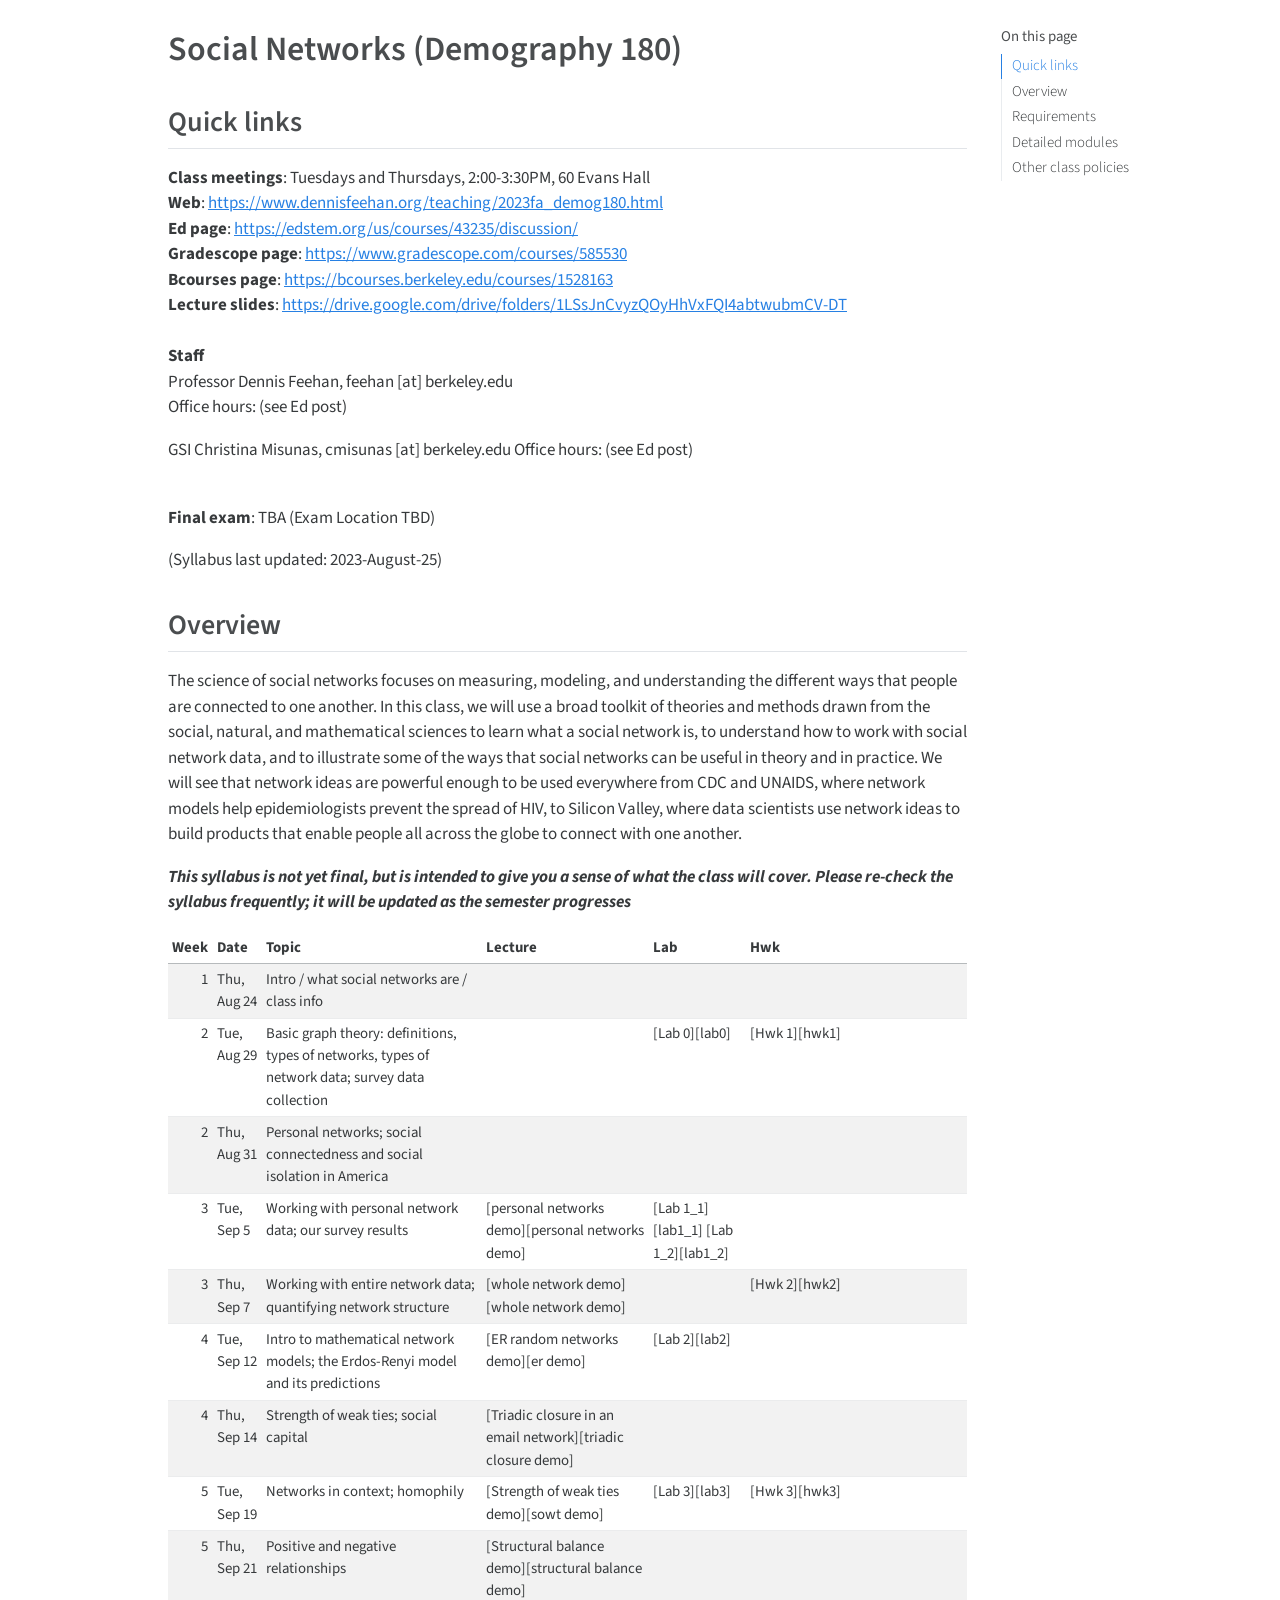
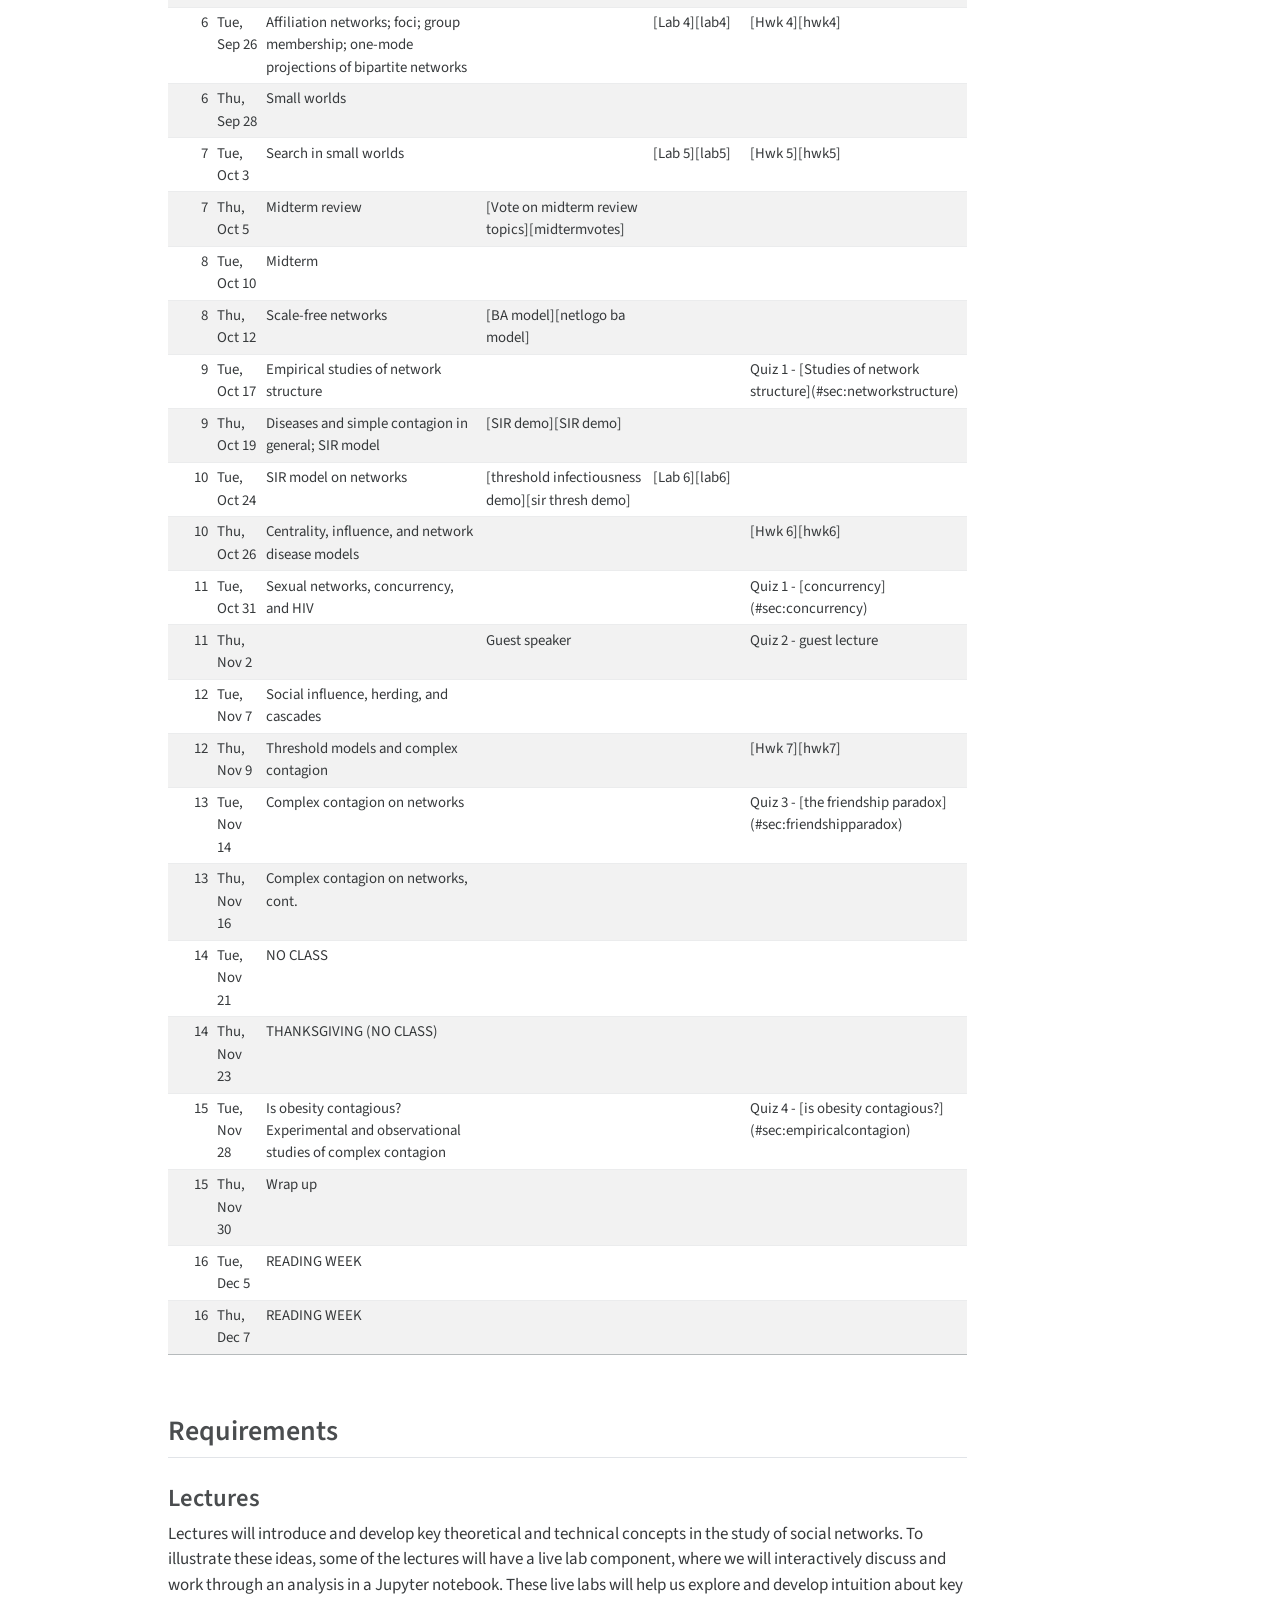
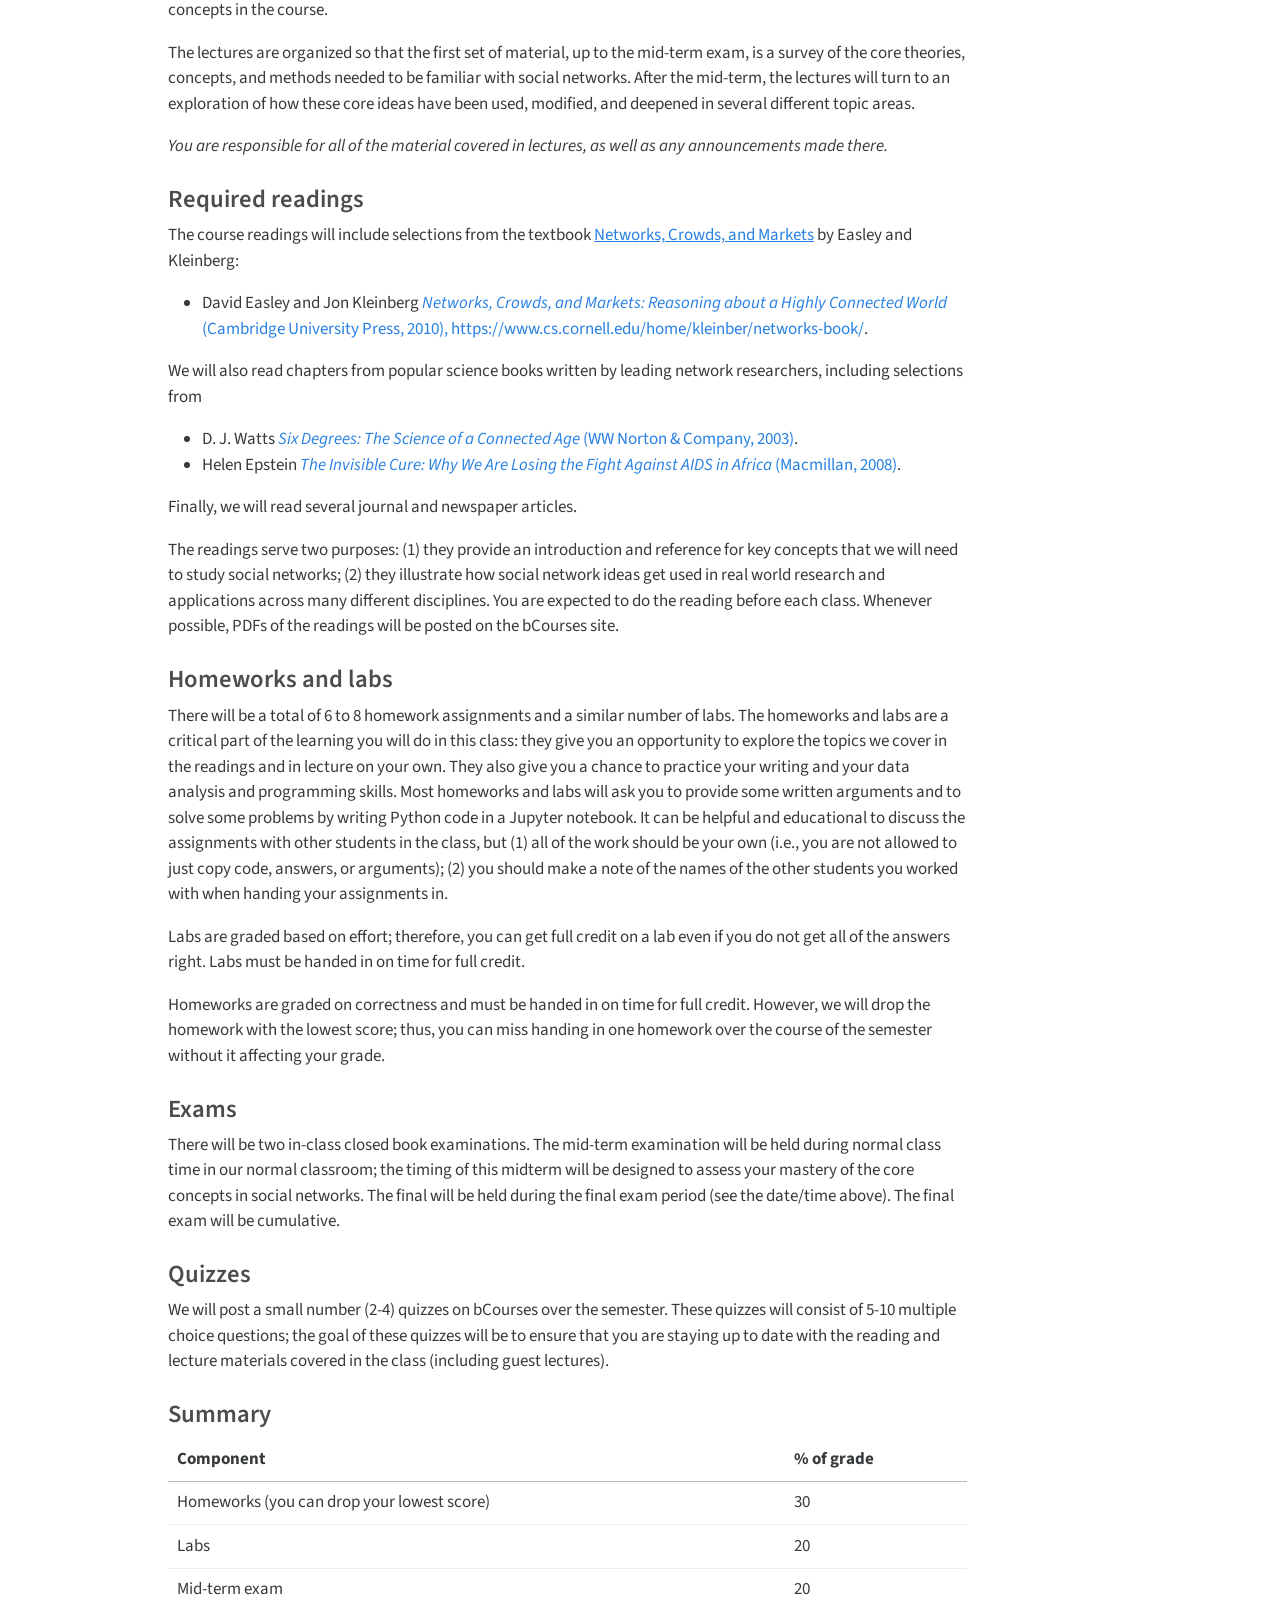
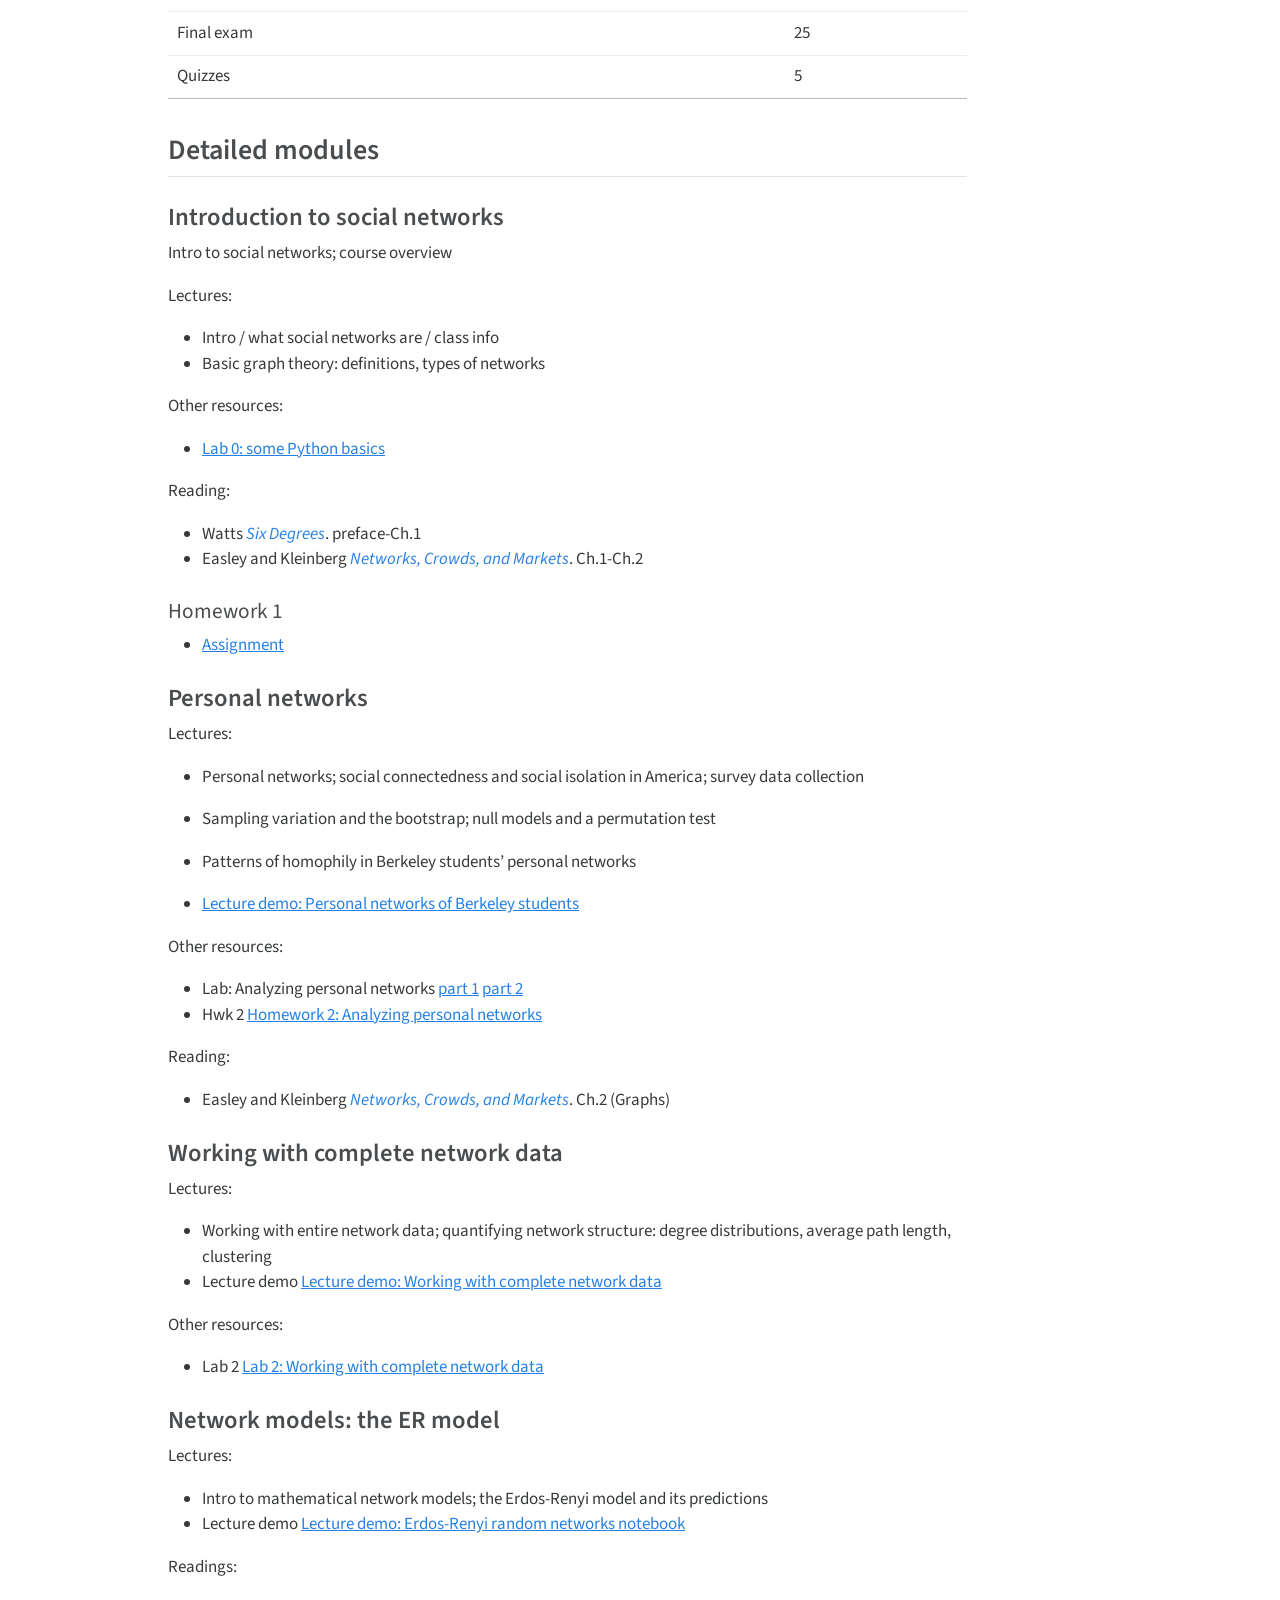
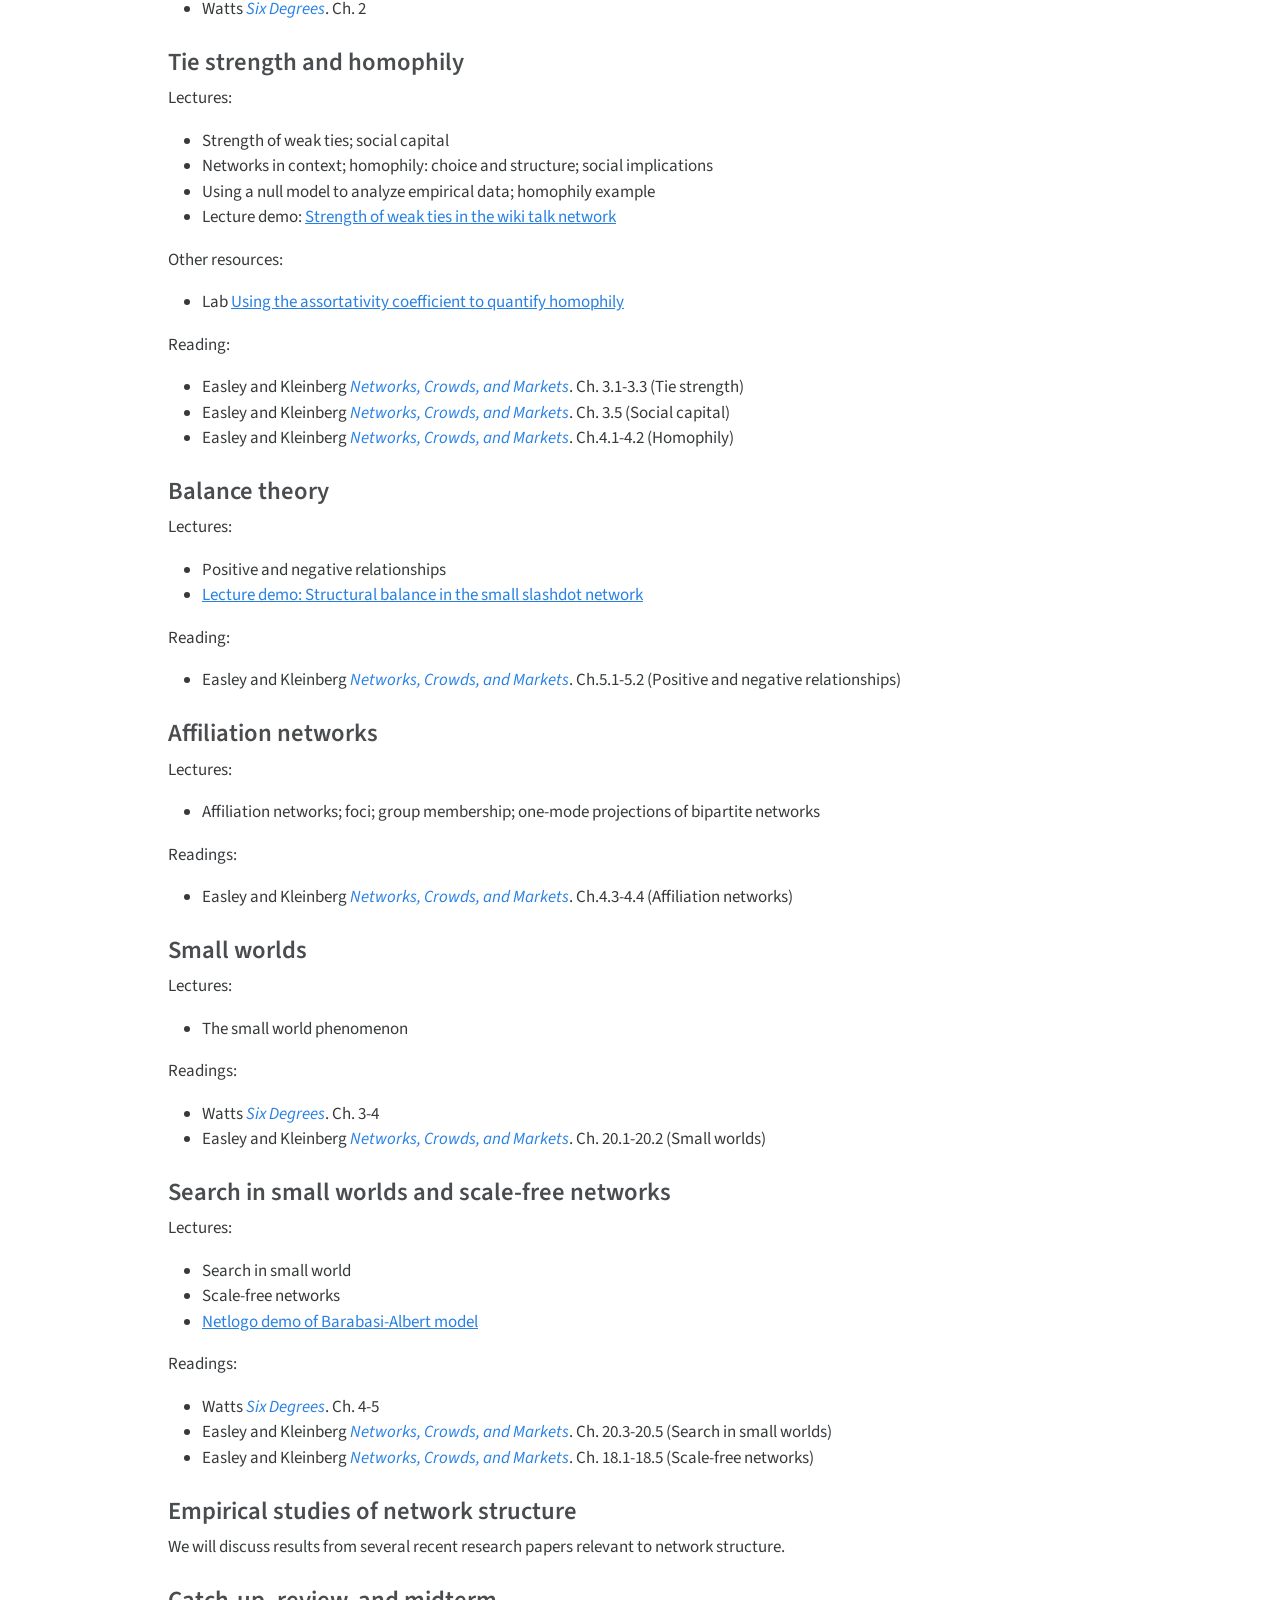
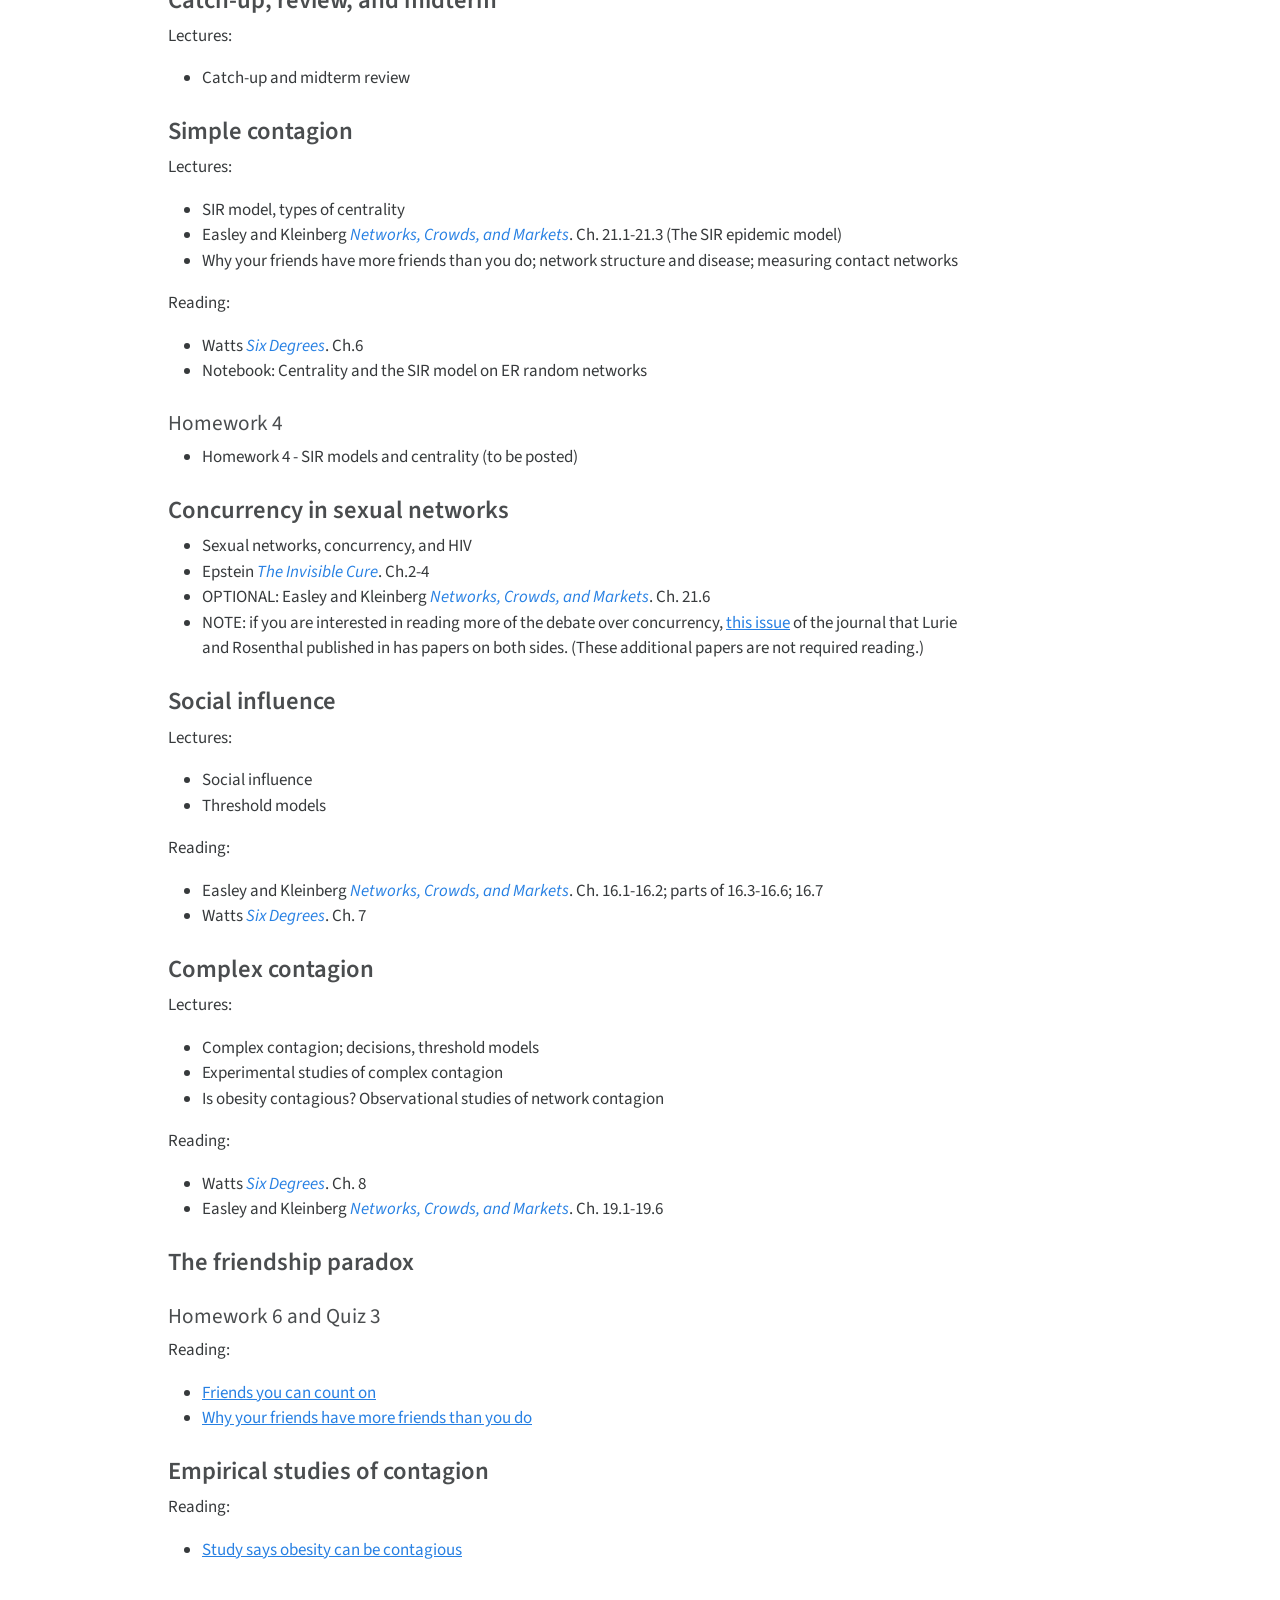
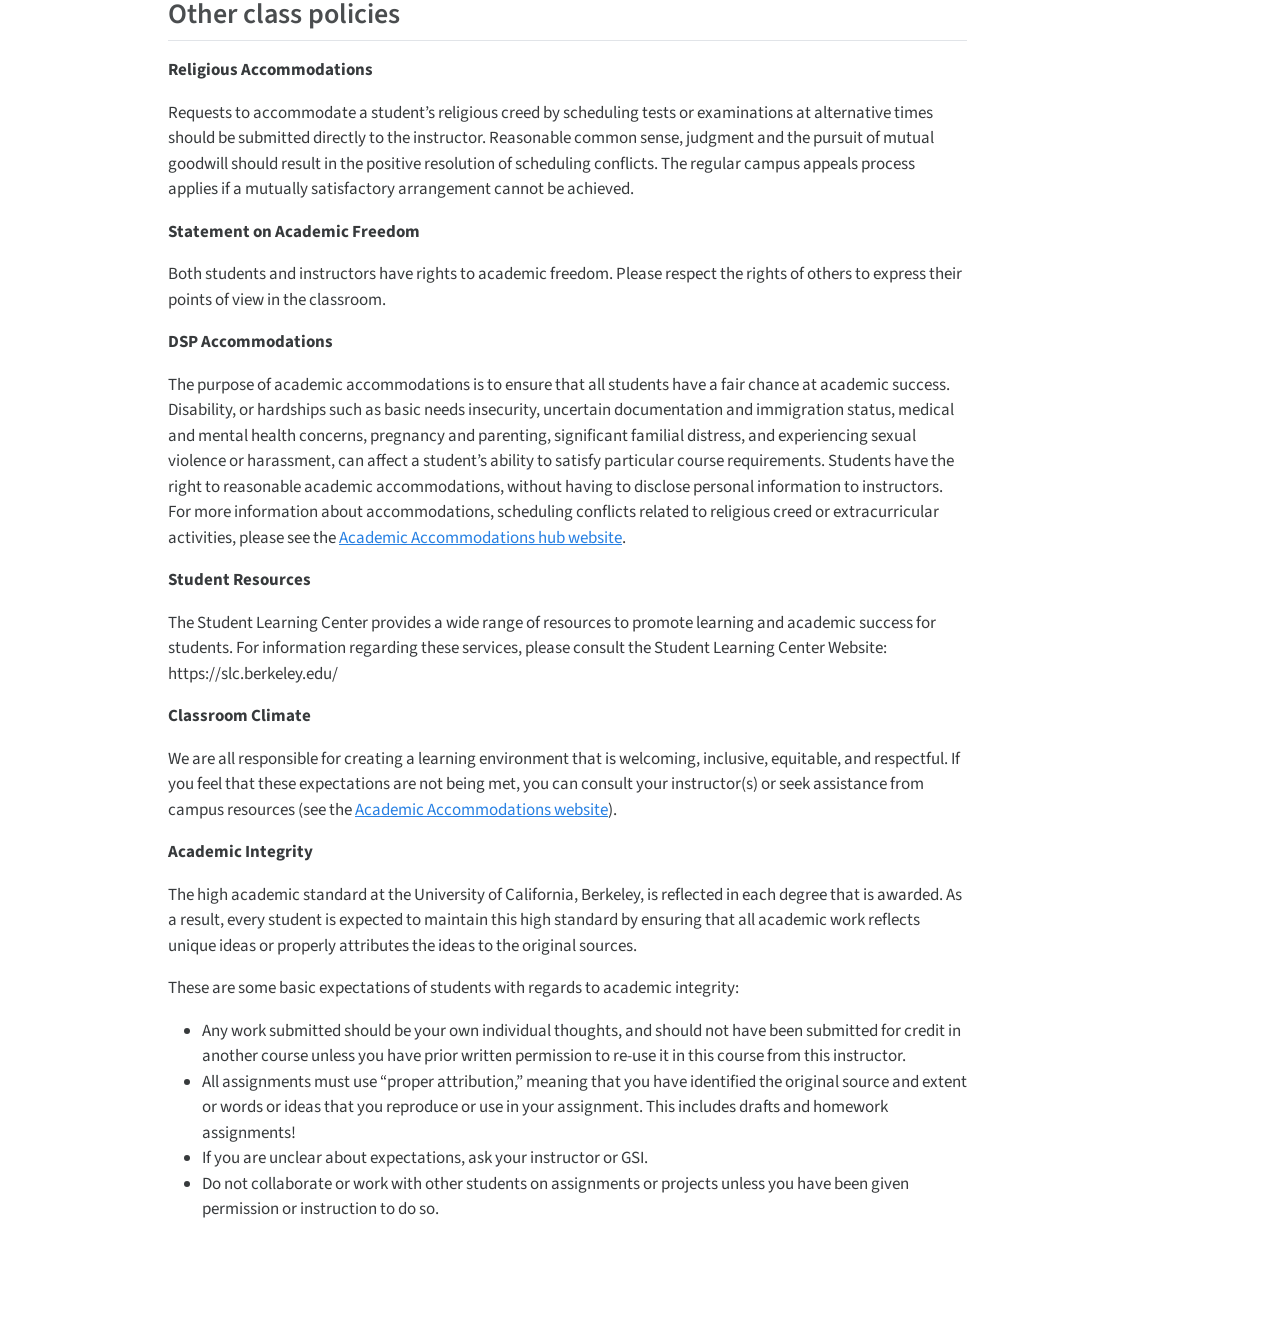
<file: demog180-syllabus/docs/index.html>
<!DOCTYPE html>
<html xmlns="http://www.w3.org/1999/xhtml" lang="en" xml:lang="en"><head>

<meta charset="utf-8">
<meta name="generator" content="quarto-1.3.306">

<meta name="viewport" content="width=device-width, initial-scale=1.0, user-scalable=yes">


<title>Social Networks (Demog 180)</title>
<style>
code{white-space: pre-wrap;}
span.smallcaps{font-variant: small-caps;}
div.columns{display: flex; gap: min(4vw, 1.5em);}
div.column{flex: auto; overflow-x: auto;}
div.hanging-indent{margin-left: 1.5em; text-indent: -1.5em;}
ul.task-list{list-style: none;}
ul.task-list li input[type="checkbox"] {
  width: 0.8em;
  margin: 0 0.8em 0.2em -1em; /* quarto-specific, see https://github.com/quarto-dev/quarto-cli/issues/4556 */ 
  vertical-align: middle;
}
</style>


<script src="site_libs/quarto-nav/quarto-nav.js"></script>
<script src="site_libs/clipboard/clipboard.min.js"></script>
<script src="site_libs/quarto-search/autocomplete.umd.js"></script>
<script src="site_libs/quarto-search/fuse.min.js"></script>
<script src="site_libs/quarto-search/quarto-search.js"></script>
<meta name="quarto:offset" content="./">
<script src="site_libs/quarto-html/quarto.js"></script>
<script src="site_libs/quarto-html/popper.min.js"></script>
<script src="site_libs/quarto-html/tippy.umd.min.js"></script>
<script src="site_libs/quarto-html/anchor.min.js"></script>
<link href="site_libs/quarto-html/tippy.css" rel="stylesheet">
<link href="site_libs/quarto-html/quarto-syntax-highlighting.css" rel="stylesheet" id="quarto-text-highlighting-styles">
<script src="site_libs/bootstrap/bootstrap.min.js"></script>
<link href="site_libs/bootstrap/bootstrap-icons.css" rel="stylesheet">
<link href="site_libs/bootstrap/bootstrap.min.css" rel="stylesheet" id="quarto-bootstrap" data-mode="light">
<script id="quarto-search-options" type="application/json">{
  "location": "sidebar",
  "copy-button": false,
  "collapse-after": 3,
  "panel-placement": "start",
  "type": "textbox",
  "limit": 20,
  "language": {
    "search-no-results-text": "No results",
    "search-matching-documents-text": "matching documents",
    "search-copy-link-title": "Copy link to search",
    "search-hide-matches-text": "Hide additional matches",
    "search-more-match-text": "more match in this document",
    "search-more-matches-text": "more matches in this document",
    "search-clear-button-title": "Clear",
    "search-detached-cancel-button-title": "Cancel",
    "search-submit-button-title": "Submit"
  }
}</script>

<script src="site_libs/kePrint-0.0.1/kePrint.js"></script>
<link href="site_libs/lightable-0.0.1/lightable.css" rel="stylesheet">


<link rel="stylesheet" href="styles.css">
</head>

<body>

<div id="quarto-search-results"></div>
<!-- content -->
<div id="quarto-content" class="quarto-container page-columns page-rows-contents page-layout-article">
<!-- sidebar -->
<!-- margin-sidebar -->
    <div id="quarto-margin-sidebar" class="sidebar margin-sidebar">
        <nav id="TOC" role="doc-toc" class="toc-active">
    <h2 id="toc-title">On this page</h2>
   
  <ul>
  <li><a href="#quick-links" id="toc-quick-links" class="nav-link active" data-scroll-target="#quick-links">Quick links</a></li>
  <li><a href="#overview" id="toc-overview" class="nav-link" data-scroll-target="#overview">Overview</a></li>
  <li><a href="#requirements" id="toc-requirements" class="nav-link" data-scroll-target="#requirements">Requirements</a>
  <ul class="collapse">
  <li><a href="#lectures" id="toc-lectures" class="nav-link" data-scroll-target="#lectures">Lectures</a></li>
  <li><a href="#required-readings" id="toc-required-readings" class="nav-link" data-scroll-target="#required-readings">Required readings</a></li>
  <li><a href="#homeworks-and-labs" id="toc-homeworks-and-labs" class="nav-link" data-scroll-target="#homeworks-and-labs">Homeworks and labs</a></li>
  <li><a href="#exams" id="toc-exams" class="nav-link" data-scroll-target="#exams">Exams</a></li>
  <li><a href="#quizzes" id="toc-quizzes" class="nav-link" data-scroll-target="#quizzes">Quizzes</a></li>
  <li><a href="#summary" id="toc-summary" class="nav-link" data-scroll-target="#summary">Summary</a></li>
  </ul></li>
  <li><a href="#detailed-modules" id="toc-detailed-modules" class="nav-link" data-scroll-target="#detailed-modules">Detailed modules</a>
  <ul class="collapse">
  <li><a href="#sec:intro" id="toc-sec:intro" class="nav-link" data-scroll-target="#sec\:intro">Introduction to social networks</a></li>
  <li><a href="#sec:personal" id="toc-sec:personal" class="nav-link" data-scroll-target="#sec\:personal">Personal networks</a></li>
  <li><a href="#sec:complete" id="toc-sec:complete" class="nav-link" data-scroll-target="#sec\:complete">Working with complete network data</a></li>
  <li><a href="#sec:models" id="toc-sec:models" class="nav-link" data-scroll-target="#sec\:models">Network models: the ER model</a></li>
  <li><a href="#sec:homophily" id="toc-sec:homophily" class="nav-link" data-scroll-target="#sec\:homophily">Tie strength and homophily</a></li>
  <li><a href="#sec:balance" id="toc-sec:balance" class="nav-link" data-scroll-target="#sec\:balance">Balance theory</a></li>
  <li><a href="#sec:affiliation" id="toc-sec:affiliation" class="nav-link" data-scroll-target="#sec\:affiliation">Affiliation networks</a></li>
  <li><a href="#sec:smallworlds" id="toc-sec:smallworlds" class="nav-link" data-scroll-target="#sec\:smallworlds">Small worlds</a></li>
  <li><a href="#sec:scalefree" id="toc-sec:scalefree" class="nav-link" data-scroll-target="#sec\:scalefree">Search in small worlds and scale-free networks</a></li>
  <li><a href="#sec:networkstructure" id="toc-sec:networkstructure" class="nav-link" data-scroll-target="#sec\:networkstructure">Empirical studies of network structure</a></li>
  <li><a href="#sec:midterm" id="toc-sec:midterm" class="nav-link" data-scroll-target="#sec\:midterm">Catch-up, review, and midterm</a></li>
  <li><a href="#sec:simplecontagion" id="toc-sec:simplecontagion" class="nav-link" data-scroll-target="#sec\:simplecontagion">Simple contagion</a></li>
  <li><a href="#sec:concurrency" id="toc-sec:concurrency" class="nav-link" data-scroll-target="#sec\:concurrency">Concurrency in sexual networks</a></li>
  <li><a href="#sec:socialinfluence" id="toc-sec:socialinfluence" class="nav-link" data-scroll-target="#sec\:socialinfluence">Social influence</a></li>
  <li><a href="#sec:complexcontagion" id="toc-sec:complexcontagion" class="nav-link" data-scroll-target="#sec\:complexcontagion">Complex contagion</a></li>
  <li><a href="#sec:friendshipparadox" id="toc-sec:friendshipparadox" class="nav-link" data-scroll-target="#sec\:friendshipparadox">The friendship paradox</a></li>
  <li><a href="#sec:empiricalcontagion" id="toc-sec:empiricalcontagion" class="nav-link" data-scroll-target="#sec\:empiricalcontagion">Empirical studies of contagion</a></li>
  </ul></li>
  <li><a href="#other-class-policies" id="toc-other-class-policies" class="nav-link" data-scroll-target="#other-class-policies">Other class policies</a></li>
  </ul>
</nav>
    </div>
<!-- main -->
<main class="content" id="quarto-document-content">

<header id="title-block-header" class="quarto-title-block default">
<div class="quarto-title">
<h1 class="title">Social Networks (Demography 180)</h1>
</div>



<div class="quarto-title-meta">

    
  
    
  </div>
  

</header>


<!--
NOTES:
- the chicago-syllabus.csl is from Kieran Healy: https://github.com/kjhealy/pandoc-templates/blob/master/csl/chicago-syllabus.csl
- if changing this in the future, you may have to tweak the 'range' values in the part that loads the excel sheet

WISHLIST:
- be able to generate pdf version (right now, the table looks wonky - links don't render, NAs, etc)
-->
<div class="cell">
<style type="text/css">
/*body {
 * color: red;
 */}
</style>
</div>
<!-- LINK REFERENCES -->
<!-- http://datahub.berkeley.edu/user-redirect/interact?account=dfeehan&repo=demog180-sp2019&branch=master&path=lecture/07_sir_model/sir_threshold_infectiousness.ipynb -->
<section id="quick-links" class="level2">
<h2 class="anchored" data-anchor-id="quick-links">Quick links</h2>
<p><strong>Class meetings</strong>: Tuesdays and Thursdays, 2:00-3:30PM, 60 Evans Hall <br> <strong>Web</strong>: <a href="https://www.dennisfeehan.org/teaching/2023fa_demog180.html" class="uri">https://www.dennisfeehan.org/teaching/2023fa_demog180.html</a><br>
<strong>Ed page</strong>: <a href="https://edstem.org/us/courses/43235/discussion/" class="uri">https://edstem.org/us/courses/43235/discussion/</a><br>
<strong>Gradescope page</strong>: <a href="https://www.gradescope.com/courses/585530" class="uri">https://www.gradescope.com/courses/585530</a><br>
<strong>Bcourses page</strong>: <a href="https://bcourses.berkeley.edu/courses/1528163" class="uri">https://bcourses.berkeley.edu/courses/1528163</a><br>
<strong>Lecture slides</strong>: <a href="https://drive.google.com/drive/folders/1LSsJnCvyzQOyHhVxFQI4abtwubmCV-DT" class="uri">https://drive.google.com/drive/folders/1LSsJnCvyzQOyHhVxFQI4abtwubmCV-DT</a><br>
<br> <strong>Staff</strong><br>
Professor Dennis Feehan, feehan [at] berkeley.edu<br>
Office hours: (see Ed post)</p>
<p>GSI Christina Misunas, cmisunas [at] berkeley.edu Office hours: (see Ed post)</p>
<p><br> <strong>Final exam</strong>: TBA (Exam Location TBD) <br></p>
<p>(Syllabus last updated: 2023-August-25)</p>
</section>
<section id="overview" class="level2">
<h2 class="anchored" data-anchor-id="overview">Overview</h2>
<p>The science of social networks focuses on measuring, modeling, and understanding the different ways that people are connected to one another. In this class, we will use a broad toolkit of theories and methods drawn from the social, natural, and mathematical sciences to learn what a social network is, to understand how to work with social network data, and to illustrate some of the ways that social networks can be useful in theory and in practice. We will see that network ideas are powerful enough to be used everywhere from CDC and UNAIDS, where network models help epidemiologists prevent the spread of HIV, to Silicon Valley, where data scientists use network ideas to build products that enable people all across the globe to connect with one another.</p>
<p><strong><em>This syllabus is not yet final, but is intended to give you a sense of what the class will cover. Please re-check the syllabus frequently; it will be updated as the semester progresses</em></strong></p>
<div class="cell">
<div class="cell-output-display">
<table class="table table-striped table-sm small" data-quarto-postprocess="true">
<thead>
<tr class="header">
<th style="text-align: right;" data-quarto-table-cell-role="th">Week</th>
<th style="text-align: left;" data-quarto-table-cell-role="th">Date</th>
<th style="text-align: left;" data-quarto-table-cell-role="th">Topic</th>
<th style="text-align: left;" data-quarto-table-cell-role="th">Lecture</th>
<th style="text-align: left;" data-quarto-table-cell-role="th">Lab</th>
<th style="text-align: left;" data-quarto-table-cell-role="th">Hwk</th>
</tr>
</thead>
<tbody>
<tr class="odd">
<td style="text-align: right;">1</td>
<td style="text-align: left;">Thu, Aug 24</td>
<td style="text-align: left;">Intro / what social networks are / class info</td>
<td style="text-align: left;"></td>
<td style="text-align: left;"></td>
<td style="text-align: left;"></td>
</tr>
<tr class="even">
<td style="text-align: right;">2</td>
<td style="text-align: left;">Tue, Aug 29</td>
<td style="text-align: left;">Basic graph theory: definitions, types of networks, types of network data; survey data collection</td>
<td style="text-align: left;"></td>
<td style="text-align: left;">[Lab 0][lab0]</td>
<td style="text-align: left;">[Hwk 1][hwk1]</td>
</tr>
<tr class="odd">
<td style="text-align: right;">2</td>
<td style="text-align: left;">Thu, Aug 31</td>
<td style="text-align: left;">Personal networks; social connectedness and social isolation in America</td>
<td style="text-align: left;"></td>
<td style="text-align: left;"></td>
<td style="text-align: left;"></td>
</tr>
<tr class="even">
<td style="text-align: right;">3</td>
<td style="text-align: left;">Tue, Sep 5</td>
<td style="text-align: left;">Working with personal network data; our survey results</td>
<td style="text-align: left;">[personal networks demo][personal networks demo]</td>
<td style="text-align: left;">[Lab 1_1][lab1_1] [Lab 1_2][lab1_2]</td>
<td style="text-align: left;"></td>
</tr>
<tr class="odd">
<td style="text-align: right;">3</td>
<td style="text-align: left;">Thu, Sep 7</td>
<td style="text-align: left;">Working with entire network data; quantifying network structure</td>
<td style="text-align: left;">[whole network demo][whole network demo]</td>
<td style="text-align: left;"></td>
<td style="text-align: left;">[Hwk 2][hwk2]</td>
</tr>
<tr class="even">
<td style="text-align: right;">4</td>
<td style="text-align: left;">Tue, Sep 12</td>
<td style="text-align: left;">Intro to mathematical network models; the Erdos-Renyi model and its predictions</td>
<td style="text-align: left;">[ER random networks demo][er demo]</td>
<td style="text-align: left;">[Lab 2][lab2]</td>
<td style="text-align: left;"></td>
</tr>
<tr class="odd">
<td style="text-align: right;">4</td>
<td style="text-align: left;">Thu, Sep 14</td>
<td style="text-align: left;">Strength of weak ties; social capital</td>
<td style="text-align: left;">[Triadic closure in an email network][triadic closure demo]</td>
<td style="text-align: left;"></td>
<td style="text-align: left;"></td>
</tr>
<tr class="even">
<td style="text-align: right;">5</td>
<td style="text-align: left;">Tue, Sep 19</td>
<td style="text-align: left;">Networks in context; homophily</td>
<td style="text-align: left;">[Strength of weak ties demo][sowt demo]</td>
<td style="text-align: left;">[Lab 3][lab3]</td>
<td style="text-align: left;">[Hwk 3][hwk3]</td>
</tr>
<tr class="odd">
<td style="text-align: right;">5</td>
<td style="text-align: left;">Thu, Sep 21</td>
<td style="text-align: left;">Positive and negative relationships</td>
<td style="text-align: left;">[Structural balance demo][structural balance demo]</td>
<td style="text-align: left;"></td>
<td style="text-align: left;"></td>
</tr>
<tr class="even">
<td style="text-align: right;">6</td>
<td style="text-align: left;">Tue, Sep 26</td>
<td style="text-align: left;">Affiliation networks; foci; group membership; one-mode projections of bipartite networks</td>
<td style="text-align: left;"></td>
<td style="text-align: left;">[Lab 4][lab4]</td>
<td style="text-align: left;">[Hwk 4][hwk4]</td>
</tr>
<tr class="odd">
<td style="text-align: right;">6</td>
<td style="text-align: left;">Thu, Sep 28</td>
<td style="text-align: left;">Small worlds</td>
<td style="text-align: left;"></td>
<td style="text-align: left;"></td>
<td style="text-align: left;"></td>
</tr>
<tr class="even">
<td style="text-align: right;">7</td>
<td style="text-align: left;">Tue, Oct 3</td>
<td style="text-align: left;">Search in small worlds</td>
<td style="text-align: left;"></td>
<td style="text-align: left;">[Lab 5][lab5]</td>
<td style="text-align: left;">[Hwk 5][hwk5]</td>
</tr>
<tr class="odd">
<td style="text-align: right;">7</td>
<td style="text-align: left;">Thu, Oct 5</td>
<td style="text-align: left;">Midterm review</td>
<td style="text-align: left;">[Vote on midterm review topics][midtermvotes]</td>
<td style="text-align: left;"></td>
<td style="text-align: left;"></td>
</tr>
<tr class="even">
<td style="text-align: right;">8</td>
<td style="text-align: left;">Tue, Oct 10</td>
<td style="text-align: left;">Midterm</td>
<td style="text-align: left;"></td>
<td style="text-align: left;"></td>
<td style="text-align: left;"></td>
</tr>
<tr class="odd">
<td style="text-align: right;">8</td>
<td style="text-align: left;">Thu, Oct 12</td>
<td style="text-align: left;">Scale-free networks</td>
<td style="text-align: left;">[BA model][netlogo ba model]</td>
<td style="text-align: left;"></td>
<td style="text-align: left;"></td>
</tr>
<tr class="even">
<td style="text-align: right;">9</td>
<td style="text-align: left;">Tue, Oct 17</td>
<td style="text-align: left;">Empirical studies of network structure</td>
<td style="text-align: left;"></td>
<td style="text-align: left;"></td>
<td style="text-align: left;">Quiz 1 - [Studies of network structure](#sec:networkstructure)</td>
</tr>
<tr class="odd">
<td style="text-align: right;">9</td>
<td style="text-align: left;">Thu, Oct 19</td>
<td style="text-align: left;">Diseases and simple contagion in general; SIR model</td>
<td style="text-align: left;">[SIR demo][SIR demo]</td>
<td style="text-align: left;"></td>
<td style="text-align: left;"></td>
</tr>
<tr class="even">
<td style="text-align: right;">10</td>
<td style="text-align: left;">Tue, Oct 24</td>
<td style="text-align: left;">SIR model on networks</td>
<td style="text-align: left;">[threshold infectiousness demo][sir thresh demo]</td>
<td style="text-align: left;">[Lab 6][lab6]</td>
<td style="text-align: left;"></td>
</tr>
<tr class="odd">
<td style="text-align: right;">10</td>
<td style="text-align: left;">Thu, Oct 26</td>
<td style="text-align: left;">Centrality, influence, and network disease models</td>
<td style="text-align: left;"></td>
<td style="text-align: left;"></td>
<td style="text-align: left;">[Hwk 6][hwk6]</td>
</tr>
<tr class="even">
<td style="text-align: right;">11</td>
<td style="text-align: left;">Tue, Oct 31</td>
<td style="text-align: left;">Sexual networks, concurrency, and HIV</td>
<td style="text-align: left;"></td>
<td style="text-align: left;"></td>
<td style="text-align: left;">Quiz 1 - [concurrency](#sec:concurrency)</td>
</tr>
<tr class="odd">
<td style="text-align: right;">11</td>
<td style="text-align: left;">Thu, Nov 2</td>
<td style="text-align: left;"></td>
<td style="text-align: left;">Guest speaker</td>
<td style="text-align: left;"></td>
<td style="text-align: left;">Quiz 2 - guest lecture</td>
</tr>
<tr class="even">
<td style="text-align: right;">12</td>
<td style="text-align: left;">Tue, Nov 7</td>
<td style="text-align: left;">Social influence, herding, and cascades</td>
<td style="text-align: left;"></td>
<td style="text-align: left;"></td>
<td style="text-align: left;"></td>
</tr>
<tr class="odd">
<td style="text-align: right;">12</td>
<td style="text-align: left;">Thu, Nov 9</td>
<td style="text-align: left;">Threshold models and complex contagion</td>
<td style="text-align: left;"></td>
<td style="text-align: left;"></td>
<td style="text-align: left;">[Hwk 7][hwk7]</td>
</tr>
<tr class="even">
<td style="text-align: right;">13</td>
<td style="text-align: left;">Tue, Nov 14</td>
<td style="text-align: left;">Complex contagion on networks</td>
<td style="text-align: left;"></td>
<td style="text-align: left;"></td>
<td style="text-align: left;">Quiz 3 - [the friendship paradox](#sec:friendshipparadox)</td>
</tr>
<tr class="odd">
<td style="text-align: right;">13</td>
<td style="text-align: left;">Thu, Nov 16</td>
<td style="text-align: left;">Complex contagion on networks, cont.</td>
<td style="text-align: left;"></td>
<td style="text-align: left;"></td>
<td style="text-align: left;"></td>
</tr>
<tr class="even">
<td style="text-align: right;">14</td>
<td style="text-align: left;">Tue, Nov 21</td>
<td style="text-align: left;">NO CLASS</td>
<td style="text-align: left;"></td>
<td style="text-align: left;"></td>
<td style="text-align: left;"></td>
</tr>
<tr class="odd">
<td style="text-align: right;">14</td>
<td style="text-align: left;">Thu, Nov 23</td>
<td style="text-align: left;">THANKSGIVING (NO CLASS)</td>
<td style="text-align: left;"></td>
<td style="text-align: left;"></td>
<td style="text-align: left;"></td>
</tr>
<tr class="even">
<td style="text-align: right;">15</td>
<td style="text-align: left;">Tue, Nov 28</td>
<td style="text-align: left;">Is obesity contagious? Experimental and observational studies of complex contagion</td>
<td style="text-align: left;"></td>
<td style="text-align: left;"></td>
<td style="text-align: left;">Quiz 4 - [is obesity contagious?](#sec:empiricalcontagion)</td>
</tr>
<tr class="odd">
<td style="text-align: right;">15</td>
<td style="text-align: left;">Thu, Nov 30</td>
<td style="text-align: left;">Wrap up</td>
<td style="text-align: left;"></td>
<td style="text-align: left;"></td>
<td style="text-align: left;"></td>
</tr>
<tr class="even">
<td style="text-align: right;">16</td>
<td style="text-align: left;">Tue, Dec 5</td>
<td style="text-align: left;">READING WEEK</td>
<td style="text-align: left;"></td>
<td style="text-align: left;"></td>
<td style="text-align: left;"></td>
</tr>
<tr class="odd">
<td style="text-align: right;">16</td>
<td style="text-align: left;">Thu, Dec 7</td>
<td style="text-align: left;">READING WEEK</td>
<td style="text-align: left;"></td>
<td style="text-align: left;"></td>
<td style="text-align: left;"></td>
</tr>
</tbody>
</table>


</div>
</div>
</section>
<section id="requirements" class="level2">
<h2 class="anchored" data-anchor-id="requirements">Requirements</h2>
<section id="lectures" class="level3">
<h3 class="anchored" data-anchor-id="lectures">Lectures</h3>
<p>Lectures will introduce and develop key theoretical and technical concepts in the study of social networks. To illustrate these ideas, some of the lectures will have a live lab component, where we will interactively discuss and work through an analysis in a Jupyter notebook. These live labs will help us explore and develop intuition about key concepts in the course.</p>
<p>The lectures are organized so that the first set of material, up to the mid-term exam, is a survey of the core theories, concepts, and methods needed to be familiar with social networks. After the mid-term, the lectures will turn to an exploration of how these core ideas have been used, modified, and deepened in several different topic areas.</p>
<p><em>You are responsible for all of the material covered in lectures, as well as any announcements made there.</em></p>
</section>
<section id="required-readings" class="level3">
<h3 class="anchored" data-anchor-id="required-readings">Required readings</h3>
<p>The course readings will include selections from the textbook <a href="https://www.cs.cornell.edu/home/kleinber/networks-book/">Networks, Crowds, and Markets</a> by Easley and Kleinberg:</p>
<ul>
<li><span class="citation" data-cites="easley_networks_2010">David Easley and Jon Kleinberg <a href="#ref-easley_networks_2010" role="doc-biblioref"><em>Networks, Crowds, and Markets: <span>Reasoning</span> about a Highly Connected World</em> (<span>Cambridge University Press</span>, 2010), <span role="doc-biblioref">https://www.cs.cornell.edu/home/kleinber/networks-book/</span></a>.</span></li>
</ul>
<p>We will also read chapters from popular science books written by leading network researchers, including selections from</p>
<ul>
<li><span class="citation" data-cites="watts_six_2003">D. J. Watts <a href="#ref-watts_six_2003" role="doc-biblioref"><em>Six Degrees: <span>The</span> Science of a Connected Age</em> (<span>WW Norton &amp; Company</span>, 2003)</a>.</span></li>
<li><span class="citation" data-cites="epstein_invisible_2008">Helen Epstein <a href="#ref-epstein_invisible_2008" role="doc-biblioref"><em>The Invisible Cure: Why We Are Losing the Fight Against <span>AIDS</span> in <span>Africa</span></em> (<span>Macmillan</span>, 2008)</a>.</span></li>
</ul>
<p>Finally, we will read several journal and newspaper articles.</p>
<p>The readings serve two purposes: (1) they provide an introduction and reference for key concepts that we will need to study social networks; (2) they illustrate how social network ideas get used in real world research and applications across many different disciplines. You are expected to do the reading before each class. Whenever possible, PDFs of the readings will be posted on the bCourses site.</p>
</section>
<section id="homeworks-and-labs" class="level3">
<h3 class="anchored" data-anchor-id="homeworks-and-labs">Homeworks and labs</h3>
<p>There will be a total of 6 to 8 homework assignments and a similar number of labs. The homeworks and labs are a critical part of the learning you will do in this class: they give you an opportunity to explore the topics we cover in the readings and in lecture on your own. They also give you a chance to practice your writing and your data analysis and programming skills. Most homeworks and labs will ask you to provide some written arguments and to solve some problems by writing Python code in a Jupyter notebook. It can be helpful and educational to discuss the assignments with other students in the class, but (1) all of the work should be your own (i.e., you are not allowed to just copy code, answers, or arguments); (2) you should make a note of the names of the other students you worked with when handing your assignments in.</p>
<p>Labs are graded based on effort; therefore, you can get full credit on a lab even if you do not get all of the answers right. Labs must be handed in on time for full credit.</p>
<p>Homeworks are graded on correctness and must be handed in on time for full credit. However, we will drop the homework with the lowest score; thus, you can miss handing in one homework over the course of the semester without it affecting your grade.</p>
</section>
<section id="exams" class="level3">
<h3 class="anchored" data-anchor-id="exams">Exams</h3>
<p>There will be two in-class closed book examinations. The mid-term examination will be held during normal class time in our normal classroom; the timing of this midterm will be designed to assess your mastery of the core concepts in social networks. The final will be held during the final exam period (see the date/time above). The final exam will be cumulative.</p>
</section>
<section id="quizzes" class="level3">
<h3 class="anchored" data-anchor-id="quizzes">Quizzes</h3>
<p>We will post a small number (2-4) quizzes on bCourses over the semester. These quizzes will consist of 5-10 multiple choice questions; the goal of these quizzes will be to ensure that you are staying up to date with the reading and lecture materials covered in the class (including guest lectures).</p>
<!--### Sections                                                                                                                                                                                                                       -->
<!--There will be optional weekly sections. The goal of these sections will be (1) to give you a chance to discuss the material and (2) to give you a chance to practice problems similar to the problems that will be on the homework.-->
</section>
<section id="summary" class="level3">
<h3 class="anchored" data-anchor-id="summary">Summary</h3>
<table class="table">
<thead>
<tr class="header">
<th>Component</th>
<th>% of grade</th>
</tr>
</thead>
<tbody>
<tr class="odd">
<td>Homeworks (you can drop your lowest score)</td>
<td>30</td>
</tr>
<tr class="even">
<td>Labs</td>
<td>20</td>
</tr>
<tr class="odd">
<td>Mid-term exam</td>
<td>20</td>
</tr>
<tr class="even">
<td>Final exam</td>
<td>25</td>
</tr>
<tr class="odd">
<td>Quizzes</td>
<td>5</td>
</tr>
</tbody>
</table>
</section>
</section>
<section id="detailed-modules" class="level2">
<h2 class="anchored" data-anchor-id="detailed-modules">Detailed modules</h2>
<div class="singlespace">

<section id="sec:intro" class="level3">
<h3 class="anchored" data-anchor-id="sec:intro">Introduction to social networks</h3>
<p>Intro to social networks; course overview</p>
<p>Lectures:</p>
<ul>
<li>Intro / what social networks are / class info</li>
<li>Basic graph theory: definitions, types of networks</li>
</ul>
<p>Other resources:</p>
<ul>
<li><a href="!-- https://datahub.berkeley.edu/hub/user-redirect/git-pull?repo=https%3A%2F%2Fgithub.com%2Fdfeehan%2Fdemog180-fa2022&amp;urlpath=tree%2Fdemog180-fa2022%2Flab%2Flab0%2Flab0.ipynb&amp;branch=main --">Lab 0: some Python basics</a></li>
</ul>
<p>Reading:</p>
<ul>
<li><span class="citation" data-cites="watts_six_2003">Watts <a href="#ref-watts_six_2003" role="doc-biblioref"><em>Six Degrees</em></a>.</span> preface-Ch.1</li>
<li><span class="citation" data-cites="easley_networks_2010">Easley and Kleinberg <a href="#ref-easley_networks_2010" role="doc-biblioref"><em>Networks, Crowds, and Markets</em></a>.</span> Ch.1-Ch.2</li>
</ul>
<section id="sec:hwk1" class="level4">
<h4 class="anchored" data-anchor-id="sec:hwk1">Homework 1</h4>
<ul>
<li><a href="https://tinyurl.com/demog180-fa22-hwk01">Assignment</a></li>
</ul>
</section>
</section>
<section id="sec:personal" class="level3">
<h3 class="anchored" data-anchor-id="sec:personal">Personal networks</h3>
<p>Lectures:</p>
<ul>
<li><p>Personal networks; social connectedness and social isolation in America; survey data collection</p></li>
<li><p>Sampling variation and the bootstrap; null models and a permutation test</p></li>
<li><p>Patterns of homophily in Berkeley students’ personal networks</p></li>
<li><p><a href="!-- https://datahub.berkeley.edu/hub/user-redirect/git-pull?repo=https%3A%2F%2Fgithub.com%2Fdfeehan%2Fdemog180-fa2022&amp;urlpath=tree%2Fdemog180-fa2022%2Flecture%2F01_surveys%2F01_ucb_personal_networks.ipynb&amp;branch=main --">Lecture demo: Personal networks of Berkeley students</a></p></li>
</ul>
<p>Other resources:</p>
<ul>
<li>Lab: Analyzing personal networks <a href="!-- https://datahub.berkeley.edu/hub/user-redirect/git-pull?repo=https%3A%2F%2Fgithub.com%2Fdfeehan%2Fdemog180-fa2022&amp;urlpath=tree%2Fdemog180-fa2022%2Flab%2Flab1%2Flab1_part1_table.ipynb&amp;branch=main --">part 1</a> <a href="!-- https://datahub.berkeley.edu/hub/user-redirect/git-pull?repo=https%3A%2F%2Fgithub.com%2Fdfeehan%2Fdemog180-fa2022&amp;urlpath=tree%2Fdemog180-fa2022%2Flab%2Flab1%2Flab1_part2.ipynb&amp;branch=main --">part 2</a></li>
<li>Hwk 2 <a href="!-- https://datahub.berkeley.edu/hub/user-redirect/git-pull?repo=https%3A%2F%2Fgithub.com%2Fdfeehan%2Fdemog180-fa2022&amp;urlpath=tree%2Fdemog180-fa2022%2Fhwk%2Fhw2%2Fhw02.ipynb&amp;branch=main --">Homework 2: Analyzing personal networks</a></li>
</ul>
<p>Reading:</p>
<ul>
<li><span class="citation" data-cites="easley_networks_2010">Easley and Kleinberg <a href="#ref-easley_networks_2010" role="doc-biblioref"><em>Networks, Crowds, and Markets</em></a>.</span> Ch.2 (Graphs)</li>
</ul>
</section>
<section id="sec:complete" class="level3">
<h3 class="anchored" data-anchor-id="sec:complete">Working with complete network data</h3>
<p>Lectures:</p>
<ul>
<li>Working with entire network data; quantifying network structure: degree distributions, average path length, clustering</li>
<li>Lecture demo <a href="!-- https://datahub.berkeley.edu/hub/user-redirect/git-pull?repo=https%3A%2F%2Fgithub.com%2Fdfeehan%2Fdemog180-fa2022&amp;urlpath=tree%2Fdemog180-fa2022%2Flecture%2F02_working_with_whole_network_data%2F02_intro_to_whole_network_data.ipynb&amp;branch=main --">Lecture demo: Working with complete network data</a></li>
</ul>
<p>Other resources:</p>
<ul>
<li>Lab 2 <a href="!-- https://datahub.berkeley.edu/hub/user-redirect/git-pull?repo=https%3A%2F%2Fgithub.com%2Fdfeehan%2Fdemog180-fa2022&amp;urlpath=tree%2Fdemog180-fa2022%2Flab%2Flab2%2Flab2.ipynb&amp;branch=main  --">Lab 2: Working with complete network data</a> <!-- * Hwk 3 [Hwk 3: Calculating average clustering in complete networks][hwk3] --></li>
</ul>
</section>
<section id="sec:models" class="level3">
<h3 class="anchored" data-anchor-id="sec:models">Network models: the ER model</h3>
<p>Lectures:</p>
<ul>
<li>Intro to mathematical network models; the Erdos-Renyi model and its predictions</li>
<li>Lecture demo <a href="!-- https://datahub.berkeley.edu/hub/user-redirect/git-pull?repo=https%3A%2F%2Fgithub.com%2Fdfeehan%2Fdemog180-fa2022&amp;urlpath=tree%2Fdemog180-fa2022%2Flecture%2F03_er_random_networks%2F03_er_random_networks.ipynb&amp;branch=main --">Lecture demo: Erdos-Renyi random networks notebook</a></li>
</ul>
<p>Readings:</p>
<ul>
<li><span class="citation" data-cites="watts_six_2003">Watts <a href="#ref-watts_six_2003" role="doc-biblioref"><em>Six Degrees</em></a>.</span> Ch. 2</li>
</ul>
</section>
<section id="sec:homophily" class="level3">
<h3 class="anchored" data-anchor-id="sec:homophily">Tie strength and homophily</h3>
<p>Lectures:</p>
<ul>
<li>Strength of weak ties; social capital</li>
<li>Networks in context; homophily: choice and structure; social implications</li>
<li>Using a null model to analyze empirical data; homophily example</li>
<li>Lecture demo: <a href="!-- https://datahub.berkeley.edu/hub/user-redirect/git-pull?repo=https%3A%2F%2Fgithub.com%2Fdfeehan%2Fdemog180-fa2022&amp;urlpath=tree%2Fdemog180-fa2022%2Flecture%2F04_sowt%2Fsowt_wiki_talk.ipynb&amp;branch=main --">Strength of weak ties in the wiki talk network</a></li>
</ul>
<p>Other resources:</p>
<ul>
<li>Lab <a href="!-- https://datahub.berkeley.edu/hub/user-redirect/git-pull?repo=https%3A%2F%2Fgithub.com%2Fdfeehan%2Fdemog180-fa2022&amp;urlpath=tree%2Fdemog180-fa2022%2Flab%2Flab3%2Flab_er.ipynb&amp;branch=main --">Using the assortativity coefficient to quantify homophily</a></li>
</ul>
<p>Reading:</p>
<ul>
<li><span class="citation" data-cites="easley_networks_2010">Easley and Kleinberg <a href="#ref-easley_networks_2010" role="doc-biblioref"><em>Networks, Crowds, and Markets</em></a>.</span> Ch. 3.1-3.3 (Tie strength)</li>
<li><span class="citation" data-cites="easley_networks_2010">Easley and Kleinberg <a href="#ref-easley_networks_2010" role="doc-biblioref"><em>Networks, Crowds, and Markets</em></a>.</span> Ch. 3.5 (Social capital)</li>
<li><span class="citation" data-cites="easley_networks_2010">Easley and Kleinberg <a href="#ref-easley_networks_2010" role="doc-biblioref"><em>Networks, Crowds, and Markets</em></a>.</span> Ch.4.1-4.2 (Homophily)</li>
</ul>
</section>
<section id="sec:balance" class="level3">
<h3 class="anchored" data-anchor-id="sec:balance">Balance theory</h3>
<p>Lectures:</p>
<ul>
<li>Positive and negative relationships</li>
<li><a href="!-- https://datahub.berkeley.edu/hub/user-redirect/git-pull?repo=https%3A%2F%2Fgithub.com%2Fdfeehan%2Fdemog180-fa2022&amp;urlpath=tree%2Fdemog180-fa2022%2Flecture%2F06_structural_balance%2Fstructural_balance_in_the_small_slashdot_network.ipynb&amp;branch=main --">Lecture demo: Structural balance in the small slashdot network</a></li>
</ul>
<p>Reading:</p>
<ul>
<li><span class="citation" data-cites="easley_networks_2010">Easley and Kleinberg <a href="#ref-easley_networks_2010" role="doc-biblioref"><em>Networks, Crowds, and Markets</em></a>.</span> Ch.5.1-5.2 (Positive and negative relationships)</li>
</ul>
</section>
<section id="sec:affiliation" class="level3">
<h3 class="anchored" data-anchor-id="sec:affiliation">Affiliation networks</h3>
<p>Lectures:</p>
<ul>
<li>Affiliation networks; foci; group membership; one-mode projections of bipartite networks</li>
</ul>
<p>Readings:</p>
<ul>
<li><span class="citation" data-cites="easley_networks_2010">Easley and Kleinberg <a href="#ref-easley_networks_2010" role="doc-biblioref"><em>Networks, Crowds, and Markets</em></a>.</span> Ch.4.3-4.4 (Affiliation networks)</li>
</ul>
</section>
<section id="sec:smallworlds" class="level3">
<h3 class="anchored" data-anchor-id="sec:smallworlds">Small worlds</h3>
<p>Lectures:</p>
<ul>
<li>The small world phenomenon</li>
</ul>
<p>Readings:</p>
<ul>
<li><span class="citation" data-cites="watts_six_2003">Watts <a href="#ref-watts_six_2003" role="doc-biblioref"><em>Six Degrees</em></a>.</span> Ch. 3-4</li>
<li><span class="citation" data-cites="easley_networks_2010">Easley and Kleinberg <a href="#ref-easley_networks_2010" role="doc-biblioref"><em>Networks, Crowds, and Markets</em></a>.</span> Ch. 20.1-20.2 (Small worlds)</li>
</ul>
</section>
<section id="sec:scalefree" class="level3">
<h3 class="anchored" data-anchor-id="sec:scalefree">Search in small worlds and scale-free networks</h3>
<p>Lectures:</p>
<ul>
<li>Search in small world</li>
<li>Scale-free networks</li>
<li><a href="!-- https://www.netlogoweb.org/launch#https://www.netlogoweb.org/assets/modelslib/Sample Models/Networks/Preferential Attachment.nlogo--">Netlogo demo of Barabasi-Albert model</a></li>
</ul>
<p>Readings:</p>
<ul>
<li><span class="citation" data-cites="watts_six_2003">Watts <a href="#ref-watts_six_2003" role="doc-biblioref"><em>Six Degrees</em></a>.</span> Ch. 4-5</li>
<li><span class="citation" data-cites="easley_networks_2010">Easley and Kleinberg <a href="#ref-easley_networks_2010" role="doc-biblioref"><em>Networks, Crowds, and Markets</em></a>.</span> Ch. 20.3-20.5 (Search in small worlds)</li>
<li><span class="citation" data-cites="easley_networks_2010">Easley and Kleinberg <a href="#ref-easley_networks_2010" role="doc-biblioref"><em>Networks, Crowds, and Markets</em></a>.</span> Ch. 18.1-18.5 (Scale-free networks)</li>
</ul>
</section>
<section id="sec:networkstructure" class="level3">
<h3 class="anchored" data-anchor-id="sec:networkstructure">Empirical studies of network structure</h3>
<p>We will discuss results from several recent research papers relevant to network structure.</p>
</section>
<section id="sec:midterm" class="level3">
<h3 class="anchored" data-anchor-id="sec:midterm">Catch-up, review, and midterm</h3>
<p>Lectures:</p>
<ul>
<li>Catch-up and midterm review</li>
</ul>
</section>
<section id="sec:simplecontagion" class="level3">
<h3 class="anchored" data-anchor-id="sec:simplecontagion">Simple contagion</h3>
<p>Lectures:</p>
<ul>
<li>SIR model, types of centrality</li>
<li><span class="citation" data-cites="easley_networks_2010">Easley and Kleinberg <a href="#ref-easley_networks_2010" role="doc-biblioref"><em>Networks, Crowds, and Markets</em></a>.</span> Ch. 21.1-21.3 (The SIR epidemic model)</li>
<li>Why your friends have more friends than you do; network structure and disease; measuring contact networks</li>
</ul>
<p>Reading:</p>
<ul>
<li><span class="citation" data-cites="watts_six_2003">Watts <a href="#ref-watts_six_2003" role="doc-biblioref"><em>Six Degrees</em></a>.</span> Ch.6</li>
<li>Notebook: Centrality and the SIR model on ER random networks</li>
</ul>
<section id="sec:hwk4" class="level4">
<h4 class="anchored" data-anchor-id="sec:hwk4">Homework 4</h4>
<ul>
<li>Homework 4 - SIR models and centrality (to be posted)</li>
</ul>
</section>
</section>
<section id="sec:concurrency" class="level3">
<h3 class="anchored" data-anchor-id="sec:concurrency">Concurrency in sexual networks</h3>
<ul>
<li>Sexual networks, concurrency, and HIV</li>
<li><span class="citation" data-cites="epstein_invisible_2008">Epstein <a href="#ref-epstein_invisible_2008" role="doc-biblioref"><em>The Invisible Cure</em></a>.</span> Ch.2-4</li>
<li>OPTIONAL: <span class="citation" data-cites="easley_networks_2010">Easley and Kleinberg <a href="#ref-easley_networks_2010" role="doc-biblioref"><em>Networks, Crowds, and Markets</em></a>.</span> Ch. 21.6</li>
<li>NOTE: if you are interested in reading more of the debate over concurrency, <a href="https://link.springer.com/journal/10461/14/1/page/1">this issue</a> of the journal that Lurie and Rosenthal published in has papers on both sides. (These additional papers are not required reading.)</li>
</ul>
<!--

### Cooperation {#sec:cooperation}

Lectures:

* Cooperation 
* Guest lecture: Ugur Yildirim 

Reading:

* @easley_networks_2010 Ch. 6.1-6.2 
* @axelrod_evolution_1984 Ch. 1 (on bCourses)

-->
</section>
<section id="sec:socialinfluence" class="level3">
<h3 class="anchored" data-anchor-id="sec:socialinfluence">Social influence</h3>
<p>Lectures:</p>
<ul>
<li>Social influence</li>
<li>Threshold models</li>
</ul>
<p>Reading:</p>
<ul>
<li><span class="citation" data-cites="easley_networks_2010">Easley and Kleinberg <a href="#ref-easley_networks_2010" role="doc-biblioref"><em>Networks, Crowds, and Markets</em></a>.</span> Ch. 16.1-16.2; parts of 16.3-16.6; 16.7</li>
<li><span class="citation" data-cites="watts_six_2003">Watts <a href="#ref-watts_six_2003" role="doc-biblioref"><em>Six Degrees</em></a>.</span> Ch. 7</li>
</ul>
</section>
<section id="sec:complexcontagion" class="level3">
<h3 class="anchored" data-anchor-id="sec:complexcontagion">Complex contagion</h3>
<p>Lectures:</p>
<ul>
<li>Complex contagion; decisions, threshold models</li>
<li>Experimental studies of complex contagion</li>
<li>Is obesity contagious? Observational studies of network contagion</li>
</ul>
<p>Reading:</p>
<ul>
<li><span class="citation" data-cites="watts_six_2003">Watts <a href="#ref-watts_six_2003" role="doc-biblioref"><em>Six Degrees</em></a>.</span> Ch. 8</li>
<li><span class="citation" data-cites="easley_networks_2010">Easley and Kleinberg <a href="#ref-easley_networks_2010" role="doc-biblioref"><em>Networks, Crowds, and Markets</em></a>.</span> Ch. 19.1-19.6</li>
</ul>
<!--
#### Homework 5 {#sec:hwk5}

* Homework 5 - Small worlds (to be posted)

-->
</section>
<section id="sec:friendshipparadox" class="level3">
<h3 class="anchored" data-anchor-id="sec:friendshipparadox">The friendship paradox</h3>
<section id="sec:hwk6" class="level4">
<h4 class="anchored" data-anchor-id="sec:hwk6">Homework 6 and Quiz 3</h4>
<p>Reading:</p>
<ul>
<li><a href="https://opinionator.blogs.nytimes.com/2012/09/17/friends-you-can-count-on/">Friends you can count on</a></li>
<li><a href="https://www.journals.uchicago.edu/doi/abs/10.1086/229693">Why your friends have more friends than you do</a></li>
</ul>
</section>
</section>
<section id="sec:empiricalcontagion" class="level3">
<h3 class="anchored" data-anchor-id="sec:empiricalcontagion">Empirical studies of contagion</h3>
<p>Reading:</p>
<ul>
<li><a href="https://www.nytimes.com/2007/07/25/health/25cnd-fat.html">Study says obesity can be contagious</a></li>
</ul>
<!--
### Week 15: Guest lectures {#sec:guests}

Reading:

* TBA

-->
</section>
</div></section>
<section id="other-class-policies" class="level2">
<h2 class="anchored" data-anchor-id="other-class-policies">Other class policies</h2>
<p><strong>Religious Accommodations</strong></p>
<p>Requests to accommodate a student’s religious creed by scheduling tests or examinations at alternative times should be submitted directly to the instructor. Reasonable common sense, judgment and the pursuit of mutual goodwill should result in the positive resolution of scheduling conflicts. The regular campus appeals process applies if a mutually satisfactory arrangement cannot be achieved.</p>
<p><strong>Statement on Academic Freedom</strong></p>
<p>Both students and instructors have rights to academic freedom. Please respect the rights of others to express their points of view in the classroom.</p>
<p><strong>DSP Accommodations</strong></p>
<p>The purpose of academic accommodations is to ensure that all students have a fair chance at academic success. Disability, or hardships such as basic needs insecurity, uncertain documentation and immigration status, medical and mental health concerns, pregnancy and parenting, significant familial distress, and experiencing sexual violence or harassment, can affect a student’s ability to satisfy particular course requirements. Students have the right to reasonable academic accommodations, without having to disclose personal information to instructors. For more information about accommodations, scheduling conflicts related to religious creed or extracurricular activities, please see the <a href="https://evcp.berkeley.edu/programs-resources/academic-accommodations-hub#accommodations">Academic Accommodations hub website</a>.</p>
<p><strong>Student Resources</strong></p>
<p>The Student Learning Center provides a wide range of resources to promote learning and academic success for students. For information regarding these services, please consult the Student Learning Center Website: https://slc.berkeley.edu/</p>
<p><strong>Classroom Climate</strong></p>
<p>We are all responsible for creating a learning environment that is welcoming, inclusive, equitable, and respectful. If you feel that these expectations are not being met, you can consult your instructor(s) or seek assistance from campus resources (see the <a href="https://evcp.berkeley.edu/programs-resources/academic-accommodations-hub#accommodations">Academic Accommodations website</a>).</p>
<p><strong>Academic Integrity</strong></p>
<p>The high academic standard at the University of California, Berkeley, is reflected in each degree that is awarded. As a result, every student is expected to maintain this high standard by ensuring that all academic work reflects unique ideas or properly attributes the ideas to the original sources.</p>
<p>These are some basic expectations of students with regards to academic integrity:</p>
<ul>
<li>Any work submitted should be your own individual thoughts, and should not have been submitted for credit in another course unless you have prior written permission to re-use it in this course from this instructor.</li>
<li>All assignments must use “proper attribution,” meaning that you have identified the original source and extent or words or ideas that you reproduce or use in your assignment. This includes drafts and homework assignments!</li>
<li>If you are unclear about expectations, ask your instructor or GSI.</li>
<li>Do not collaborate or work with other students on assignments or projects unless you have been given permission or instruction to do so.</li>
</ul>


</section>

</main> <!-- /main -->
<script id="quarto-html-after-body" type="application/javascript">
window.document.addEventListener("DOMContentLoaded", function (event) {
  const toggleBodyColorMode = (bsSheetEl) => {
    const mode = bsSheetEl.getAttribute("data-mode");
    const bodyEl = window.document.querySelector("body");
    if (mode === "dark") {
      bodyEl.classList.add("quarto-dark");
      bodyEl.classList.remove("quarto-light");
    } else {
      bodyEl.classList.add("quarto-light");
      bodyEl.classList.remove("quarto-dark");
    }
  }
  const toggleBodyColorPrimary = () => {
    const bsSheetEl = window.document.querySelector("link#quarto-bootstrap");
    if (bsSheetEl) {
      toggleBodyColorMode(bsSheetEl);
    }
  }
  toggleBodyColorPrimary();  
  const icon = "";
  const anchorJS = new window.AnchorJS();
  anchorJS.options = {
    placement: 'right',
    icon: icon
  };
  anchorJS.add('.anchored');
  const isCodeAnnotation = (el) => {
    for (const clz of el.classList) {
      if (clz.startsWith('code-annotation-')) {                     
        return true;
      }
    }
    return false;
  }
  const clipboard = new window.ClipboardJS('.code-copy-button', {
    text: function(trigger) {
      const codeEl = trigger.previousElementSibling.cloneNode(true);
      for (const childEl of codeEl.children) {
        if (isCodeAnnotation(childEl)) {
          childEl.remove();
        }
      }
      return codeEl.innerText;
    }
  });
  clipboard.on('success', function(e) {
    // button target
    const button = e.trigger;
    // don't keep focus
    button.blur();
    // flash "checked"
    button.classList.add('code-copy-button-checked');
    var currentTitle = button.getAttribute("title");
    button.setAttribute("title", "Copied!");
    let tooltip;
    if (window.bootstrap) {
      button.setAttribute("data-bs-toggle", "tooltip");
      button.setAttribute("data-bs-placement", "left");
      button.setAttribute("data-bs-title", "Copied!");
      tooltip = new bootstrap.Tooltip(button, 
        { trigger: "manual", 
          customClass: "code-copy-button-tooltip",
          offset: [0, -8]});
      tooltip.show();    
    }
    setTimeout(function() {
      if (tooltip) {
        tooltip.hide();
        button.removeAttribute("data-bs-title");
        button.removeAttribute("data-bs-toggle");
        button.removeAttribute("data-bs-placement");
      }
      button.setAttribute("title", currentTitle);
      button.classList.remove('code-copy-button-checked');
    }, 1000);
    // clear code selection
    e.clearSelection();
  });
  function tippyHover(el, contentFn) {
    const config = {
      allowHTML: true,
      content: contentFn,
      maxWidth: 500,
      delay: 100,
      arrow: false,
      appendTo: function(el) {
          return el.parentElement;
      },
      interactive: true,
      interactiveBorder: 10,
      theme: 'quarto',
      placement: 'bottom-start'
    };
    window.tippy(el, config); 
  }
  const noterefs = window.document.querySelectorAll('a[role="doc-noteref"]');
  for (var i=0; i<noterefs.length; i++) {
    const ref = noterefs[i];
    tippyHover(ref, function() {
      // use id or data attribute instead here
      let href = ref.getAttribute('data-footnote-href') || ref.getAttribute('href');
      try { href = new URL(href).hash; } catch {}
      const id = href.replace(/^#\/?/, "");
      const note = window.document.getElementById(id);
      return note.innerHTML;
    });
  }
      let selectedAnnoteEl;
      const selectorForAnnotation = ( cell, annotation) => {
        let cellAttr = 'data-code-cell="' + cell + '"';
        let lineAttr = 'data-code-annotation="' +  annotation + '"';
        const selector = 'span[' + cellAttr + '][' + lineAttr + ']';
        return selector;
      }
      const selectCodeLines = (annoteEl) => {
        const doc = window.document;
        const targetCell = annoteEl.getAttribute("data-target-cell");
        const targetAnnotation = annoteEl.getAttribute("data-target-annotation");
        const annoteSpan = window.document.querySelector(selectorForAnnotation(targetCell, targetAnnotation));
        const lines = annoteSpan.getAttribute("data-code-lines").split(",");
        const lineIds = lines.map((line) => {
          return targetCell + "-" + line;
        })
        let top = null;
        let height = null;
        let parent = null;
        if (lineIds.length > 0) {
            //compute the position of the single el (top and bottom and make a div)
            const el = window.document.getElementById(lineIds[0]);
            top = el.offsetTop;
            height = el.offsetHeight;
            parent = el.parentElement.parentElement;
          if (lineIds.length > 1) {
            const lastEl = window.document.getElementById(lineIds[lineIds.length - 1]);
            const bottom = lastEl.offsetTop + lastEl.offsetHeight;
            height = bottom - top;
          }
          if (top !== null && height !== null && parent !== null) {
            // cook up a div (if necessary) and position it 
            let div = window.document.getElementById("code-annotation-line-highlight");
            if (div === null) {
              div = window.document.createElement("div");
              div.setAttribute("id", "code-annotation-line-highlight");
              div.style.position = 'absolute';
              parent.appendChild(div);
            }
            div.style.top = top - 2 + "px";
            div.style.height = height + 4 + "px";
            let gutterDiv = window.document.getElementById("code-annotation-line-highlight-gutter");
            if (gutterDiv === null) {
              gutterDiv = window.document.createElement("div");
              gutterDiv.setAttribute("id", "code-annotation-line-highlight-gutter");
              gutterDiv.style.position = 'absolute';
              const codeCell = window.document.getElementById(targetCell);
              const gutter = codeCell.querySelector('.code-annotation-gutter');
              gutter.appendChild(gutterDiv);
            }
            gutterDiv.style.top = top - 2 + "px";
            gutterDiv.style.height = height + 4 + "px";
          }
          selectedAnnoteEl = annoteEl;
        }
      };
      const unselectCodeLines = () => {
        const elementsIds = ["code-annotation-line-highlight", "code-annotation-line-highlight-gutter"];
        elementsIds.forEach((elId) => {
          const div = window.document.getElementById(elId);
          if (div) {
            div.remove();
          }
        });
        selectedAnnoteEl = undefined;
      };
      // Attach click handler to the DT
      const annoteDls = window.document.querySelectorAll('dt[data-target-cell]');
      for (const annoteDlNode of annoteDls) {
        annoteDlNode.addEventListener('click', (event) => {
          const clickedEl = event.target;
          if (clickedEl !== selectedAnnoteEl) {
            unselectCodeLines();
            const activeEl = window.document.querySelector('dt[data-target-cell].code-annotation-active');
            if (activeEl) {
              activeEl.classList.remove('code-annotation-active');
            }
            selectCodeLines(clickedEl);
            clickedEl.classList.add('code-annotation-active');
          } else {
            // Unselect the line
            unselectCodeLines();
            clickedEl.classList.remove('code-annotation-active');
          }
        });
      }
  const findCites = (el) => {
    const parentEl = el.parentElement;
    if (parentEl) {
      const cites = parentEl.dataset.cites;
      if (cites) {
        return {
          el,
          cites: cites.split(' ')
        };
      } else {
        return findCites(el.parentElement)
      }
    } else {
      return undefined;
    }
  };
  var bibliorefs = window.document.querySelectorAll('a[role="doc-biblioref"]');
  for (var i=0; i<bibliorefs.length; i++) {
    const ref = bibliorefs[i];
    const citeInfo = findCites(ref);
    if (citeInfo) {
      tippyHover(citeInfo.el, function() {
        var popup = window.document.createElement('div');
        citeInfo.cites.forEach(function(cite) {
          var citeDiv = window.document.createElement('div');
          citeDiv.classList.add('hanging-indent');
          citeDiv.classList.add('csl-entry');
          var biblioDiv = window.document.getElementById('ref-' + cite);
          if (biblioDiv) {
            citeDiv.innerHTML = biblioDiv.innerHTML;
          }
          popup.appendChild(citeDiv);
        });
        return popup.innerHTML;
      });
    }
  }
});
</script>
</div> <!-- /content -->



</body></html>
</file>
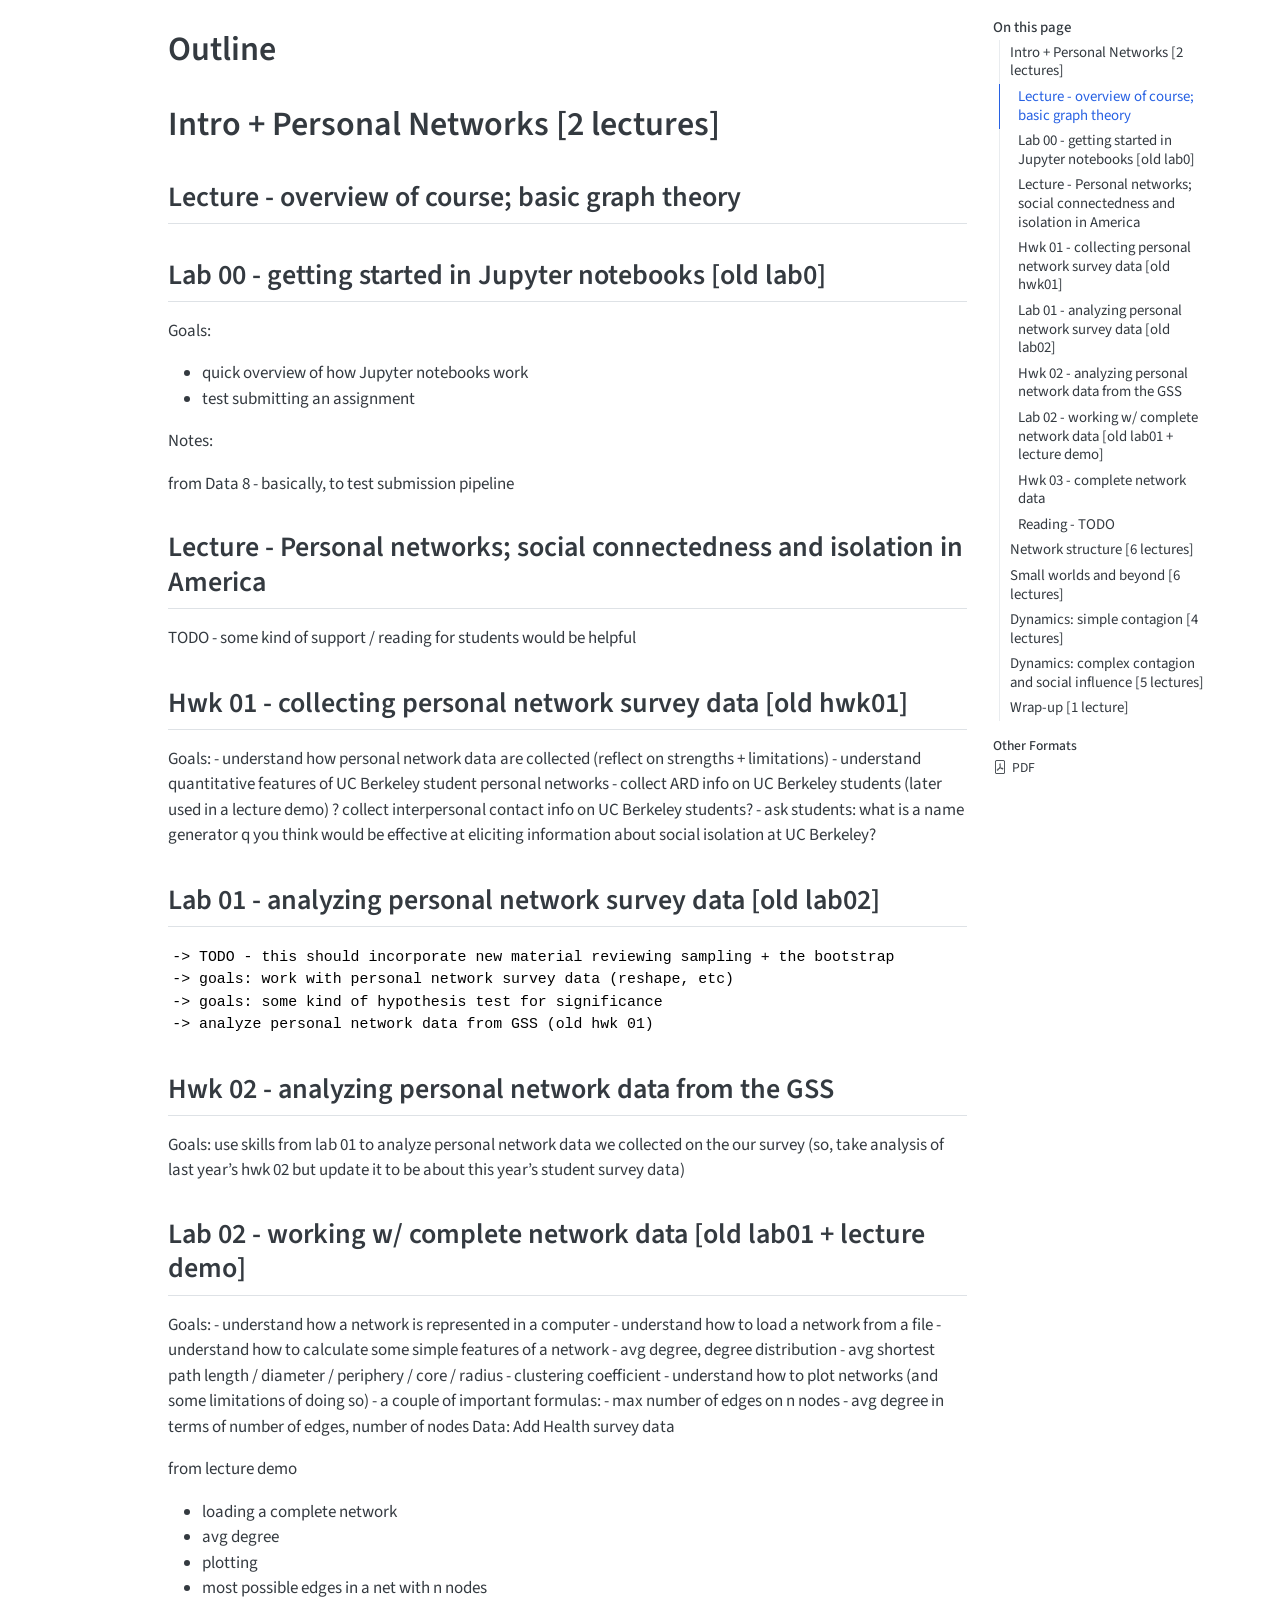
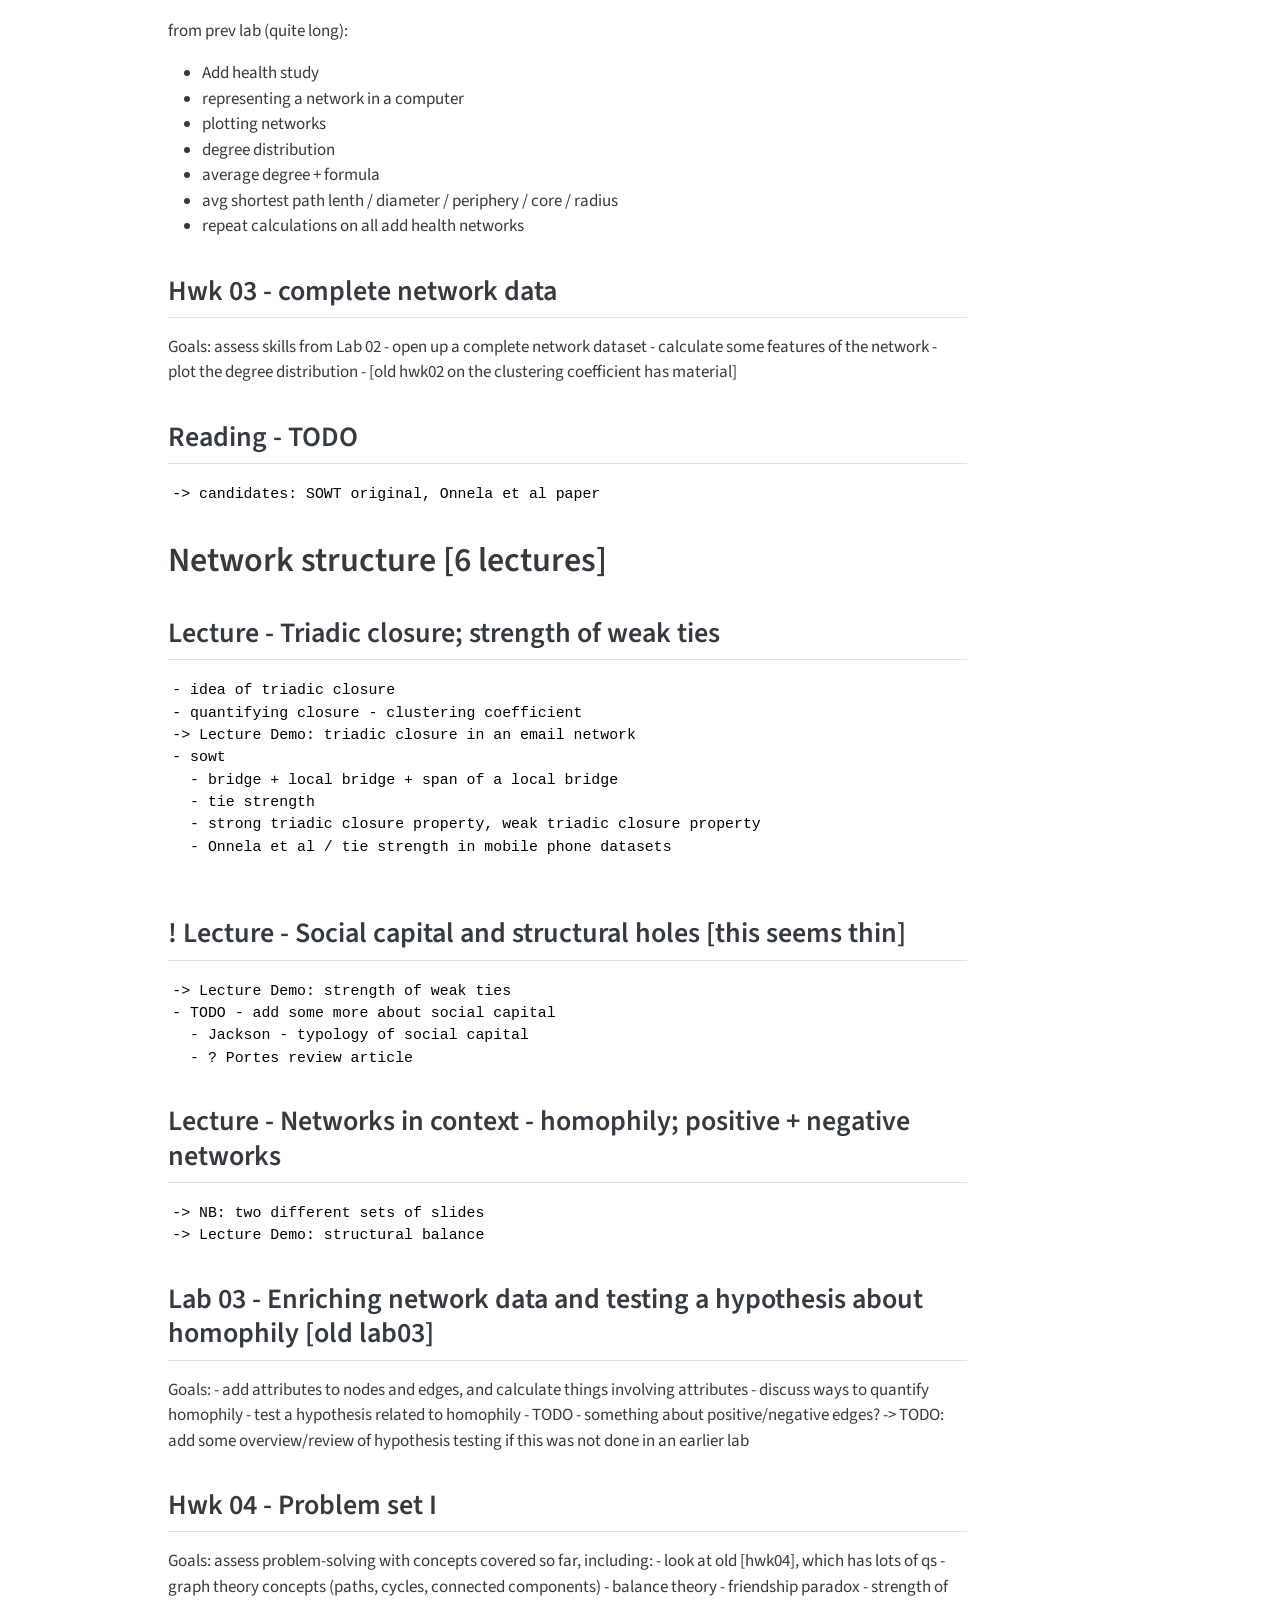
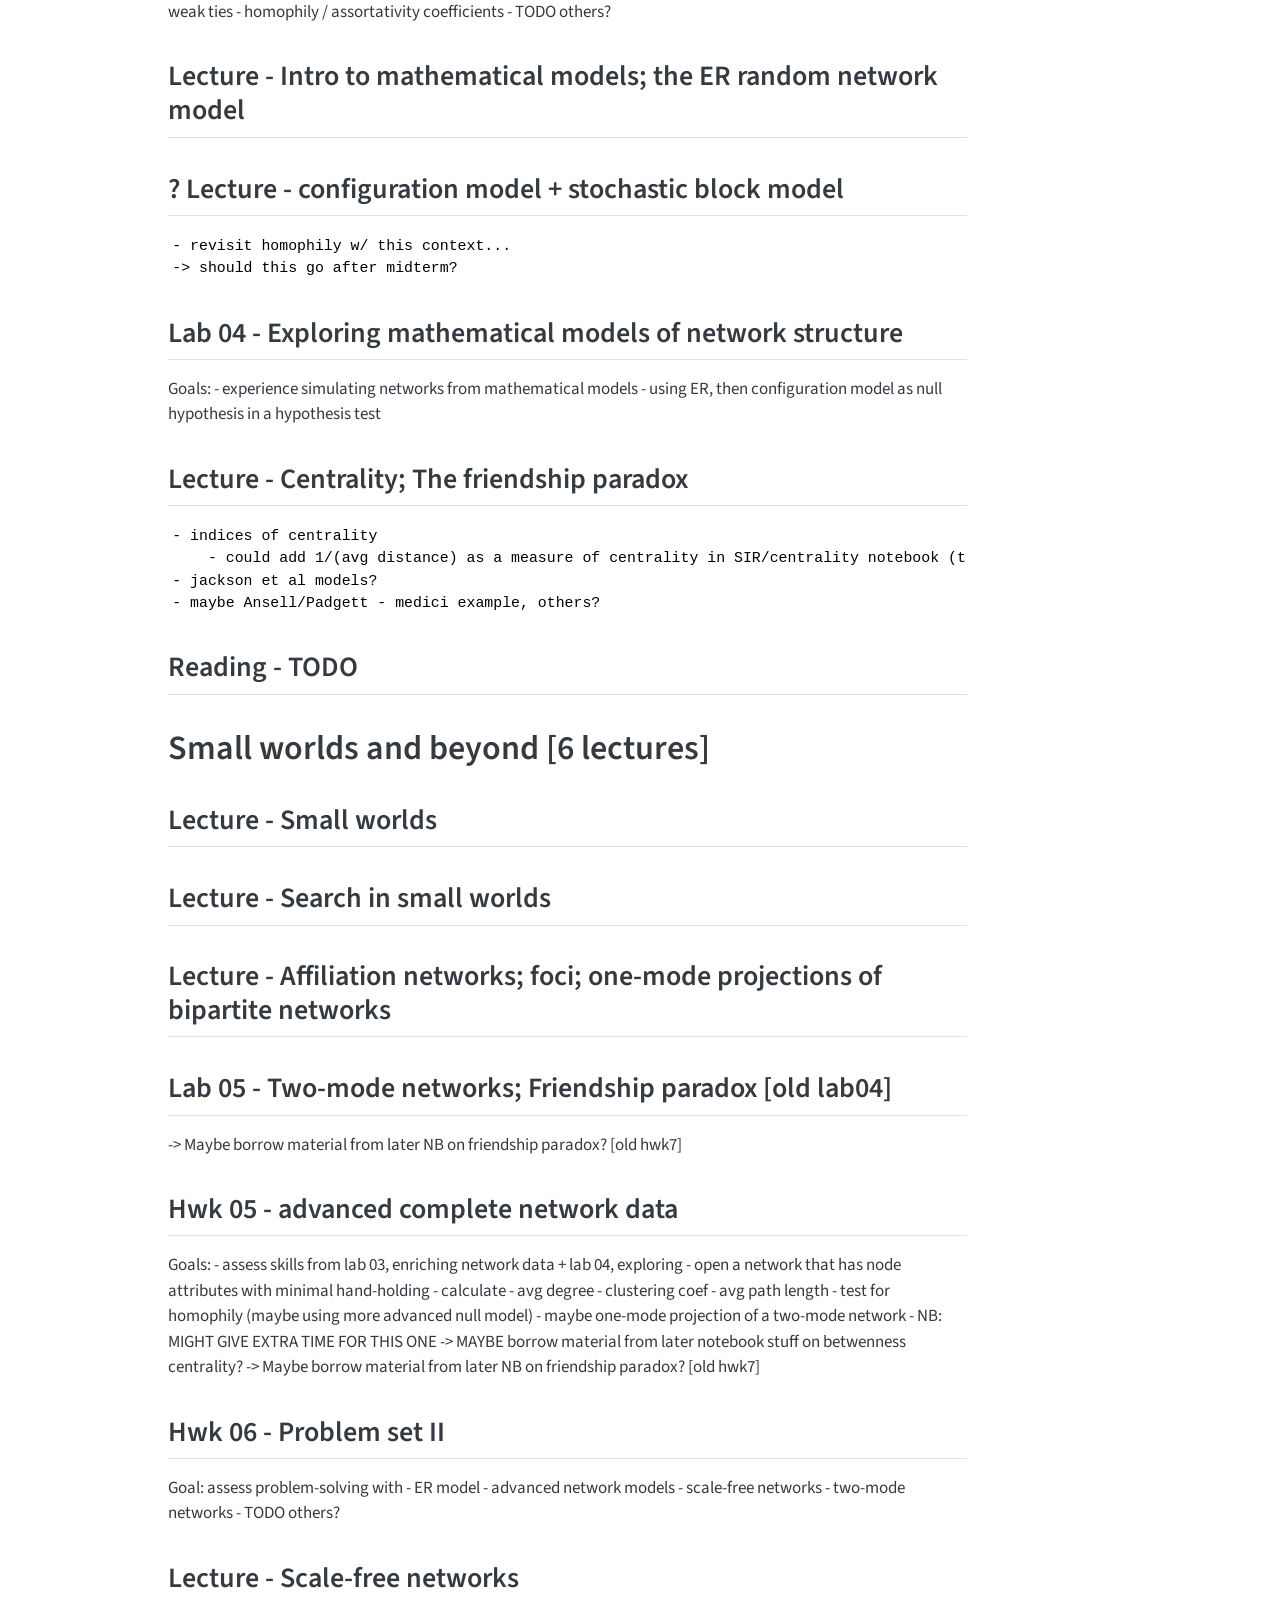
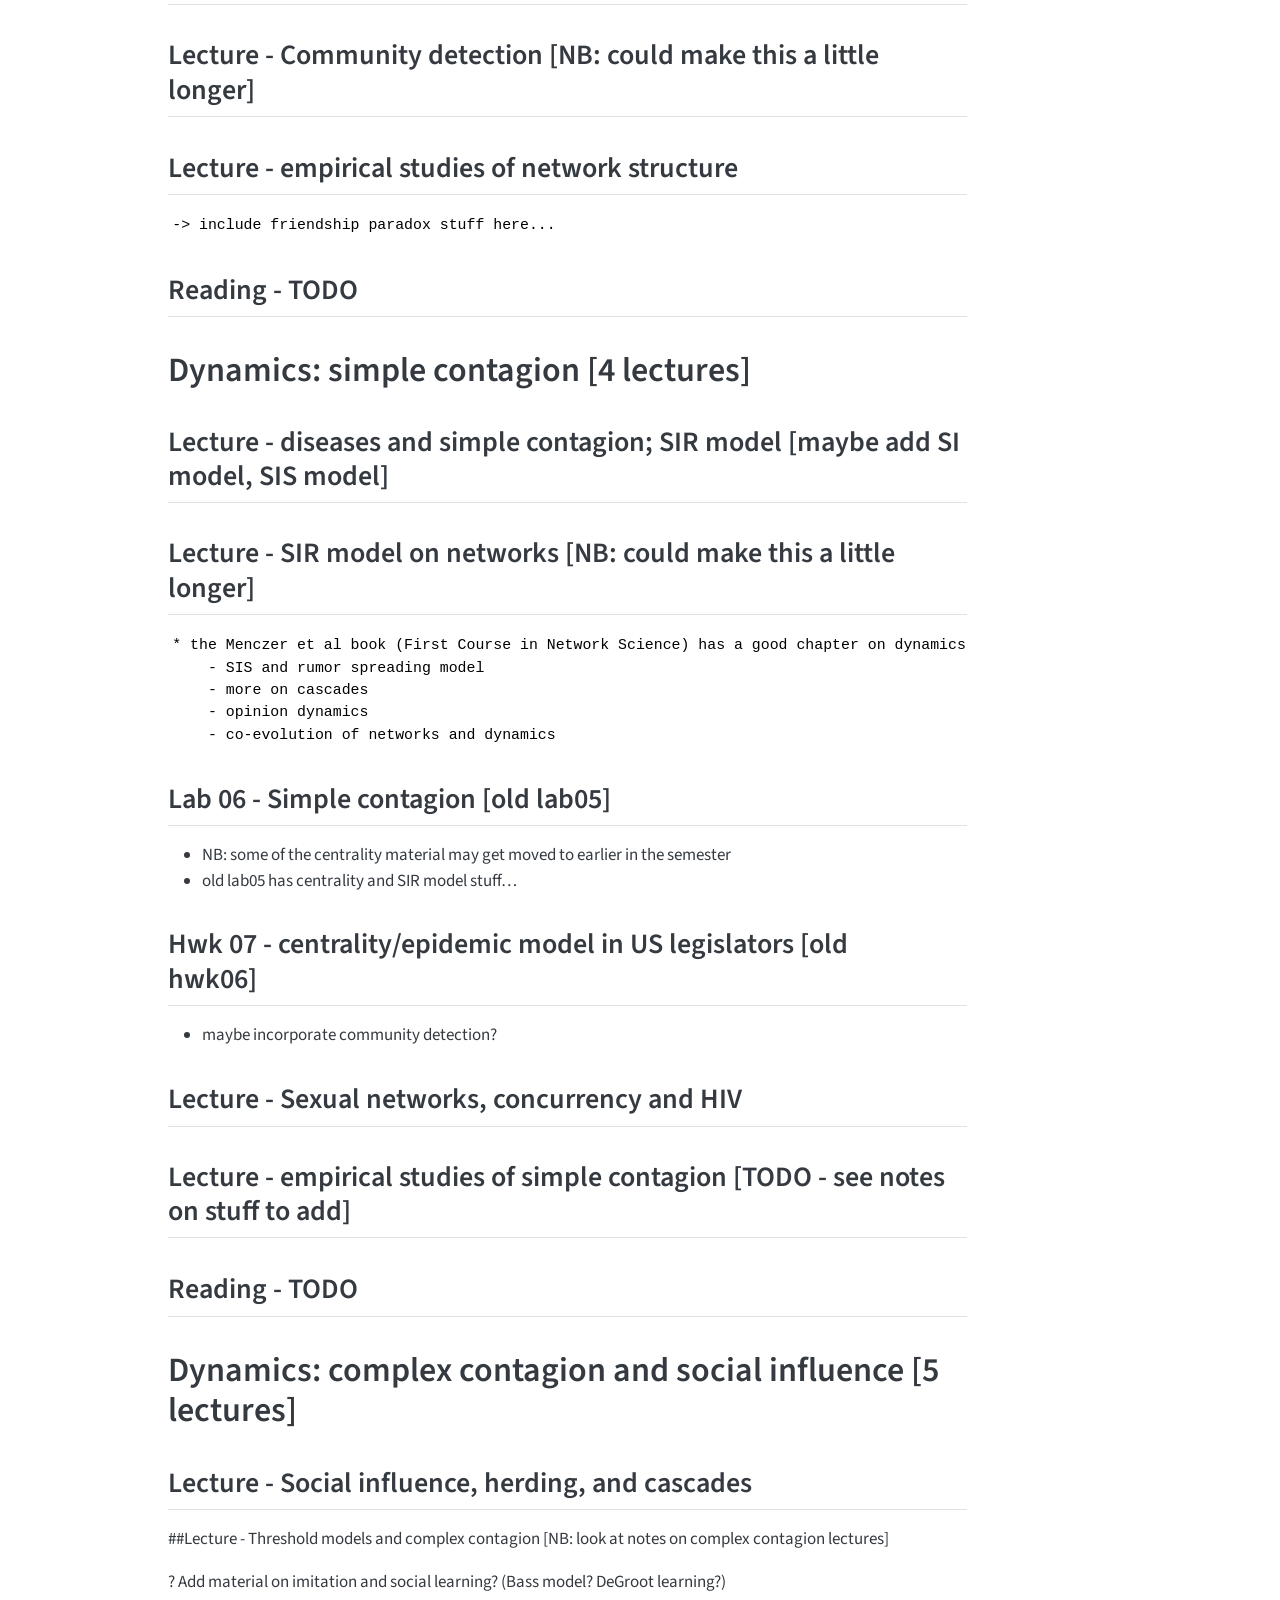
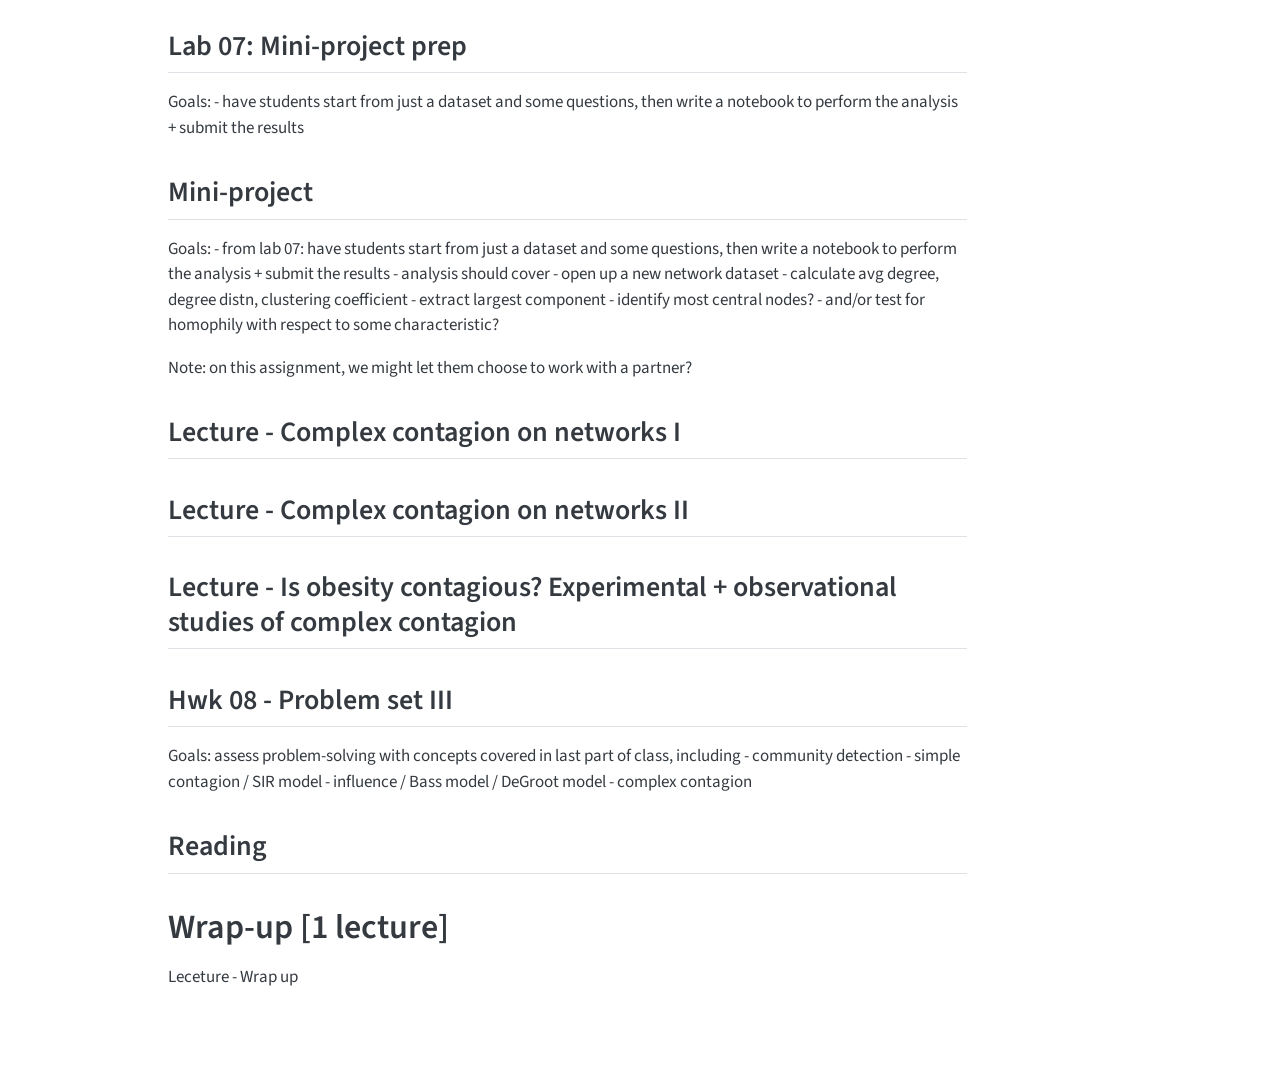
<file: docs/outline.html>
<!DOCTYPE html>
<html xmlns="http://www.w3.org/1999/xhtml" lang="en" xml:lang="en"><head>

<meta charset="utf-8">
<meta name="generator" content="quarto-1.5.46">

<meta name="viewport" content="width=device-width, initial-scale=1.0, user-scalable=yes">


<title>Outline – Social Networks</title>
<style>
code{white-space: pre-wrap;}
span.smallcaps{font-variant: small-caps;}
div.columns{display: flex; gap: min(4vw, 1.5em);}
div.column{flex: auto; overflow-x: auto;}
div.hanging-indent{margin-left: 1.5em; text-indent: -1.5em;}
ul.task-list{list-style: none;}
ul.task-list li input[type="checkbox"] {
  width: 0.8em;
  margin: 0 0.8em 0.2em -1em; /* quarto-specific, see https://github.com/quarto-dev/quarto-cli/issues/4556 */ 
  vertical-align: middle;
}
</style>


<script src="site_libs/quarto-nav/quarto-nav.js"></script>
<script src="site_libs/clipboard/clipboard.min.js"></script>
<script src="site_libs/quarto-search/autocomplete.umd.js"></script>
<script src="site_libs/quarto-search/fuse.min.js"></script>
<script src="site_libs/quarto-search/quarto-search.js"></script>
<meta name="quarto:offset" content="./">
<script src="site_libs/quarto-html/quarto.js"></script>
<script src="site_libs/quarto-html/popper.min.js"></script>
<script src="site_libs/quarto-html/tippy.umd.min.js"></script>
<script src="site_libs/quarto-html/anchor.min.js"></script>
<link href="site_libs/quarto-html/tippy.css" rel="stylesheet">
<link href="site_libs/quarto-html/quarto-syntax-highlighting.css" rel="stylesheet" id="quarto-text-highlighting-styles">
<script src="site_libs/bootstrap/bootstrap.min.js"></script>
<link href="site_libs/bootstrap/bootstrap-icons.css" rel="stylesheet">
<link href="site_libs/bootstrap/bootstrap.min.css" rel="stylesheet" id="quarto-bootstrap" data-mode="light">
<script id="quarto-search-options" type="application/json">{
  "location": "sidebar",
  "copy-button": false,
  "collapse-after": 3,
  "panel-placement": "start",
  "type": "textbox",
  "limit": 50,
  "keyboard-shortcut": [
    "f",
    "/",
    "s"
  ],
  "show-item-context": false,
  "language": {
    "search-no-results-text": "No results",
    "search-matching-documents-text": "matching documents",
    "search-copy-link-title": "Copy link to search",
    "search-hide-matches-text": "Hide additional matches",
    "search-more-match-text": "more match in this document",
    "search-more-matches-text": "more matches in this document",
    "search-clear-button-title": "Clear",
    "search-text-placeholder": "",
    "search-detached-cancel-button-title": "Cancel",
    "search-submit-button-title": "Submit",
    "search-label": "Search"
  }
}</script>


<link rel="stylesheet" href="styles.css">
</head>

<body>

<div id="quarto-search-results"></div>
<!-- content -->
<div id="quarto-content" class="quarto-container page-columns page-rows-contents page-layout-article">
<!-- sidebar -->
<!-- margin-sidebar -->
    <div id="quarto-margin-sidebar" class="sidebar margin-sidebar">
        <nav id="TOC" role="doc-toc" class="toc-active">
    <h2 id="toc-title">On this page</h2>
   
  <ul>
  <li><a href="#intro-personal-networks-2-lectures" id="toc-intro-personal-networks-2-lectures" class="nav-link active" data-scroll-target="#intro-personal-networks-2-lectures">Intro + Personal Networks [2 lectures]</a>
  <ul class="collapse">
  <li><a href="#lecture---overview-of-course-basic-graph-theory" id="toc-lecture---overview-of-course-basic-graph-theory" class="nav-link" data-scroll-target="#lecture---overview-of-course-basic-graph-theory">Lecture - overview of course; basic graph theory</a></li>
  <li><a href="#lab-00---getting-started-in-jupyter-notebooks-old-lab0" id="toc-lab-00---getting-started-in-jupyter-notebooks-old-lab0" class="nav-link" data-scroll-target="#lab-00---getting-started-in-jupyter-notebooks-old-lab0">Lab 00 - getting started in Jupyter notebooks [old lab0]</a></li>
  <li><a href="#lecture---personal-networks-social-connectedness-and-isolation-in-america" id="toc-lecture---personal-networks-social-connectedness-and-isolation-in-america" class="nav-link" data-scroll-target="#lecture---personal-networks-social-connectedness-and-isolation-in-america">Lecture - Personal networks; social connectedness and isolation in America</a></li>
  <li><a href="#hwk-01---collecting-personal-network-survey-data-old-hwk01" id="toc-hwk-01---collecting-personal-network-survey-data-old-hwk01" class="nav-link" data-scroll-target="#hwk-01---collecting-personal-network-survey-data-old-hwk01">Hwk 01 - collecting personal network survey data [old hwk01]</a></li>
  <li><a href="#lab-01---analyzing-personal-network-survey-data-old-lab02" id="toc-lab-01---analyzing-personal-network-survey-data-old-lab02" class="nav-link" data-scroll-target="#lab-01---analyzing-personal-network-survey-data-old-lab02">Lab 01 - analyzing personal network survey data [old lab02]</a></li>
  <li><a href="#hwk-02---analyzing-personal-network-data-from-the-gss" id="toc-hwk-02---analyzing-personal-network-data-from-the-gss" class="nav-link" data-scroll-target="#hwk-02---analyzing-personal-network-data-from-the-gss">Hwk 02 - analyzing personal network data from the GSS</a></li>
  <li><a href="#lab-02---working-w-complete-network-data-old-lab01-lecture-demo" id="toc-lab-02---working-w-complete-network-data-old-lab01-lecture-demo" class="nav-link" data-scroll-target="#lab-02---working-w-complete-network-data-old-lab01-lecture-demo">Lab 02 - working w/ complete network data [old lab01 + lecture demo]</a></li>
  <li><a href="#hwk-03---complete-network-data" id="toc-hwk-03---complete-network-data" class="nav-link" data-scroll-target="#hwk-03---complete-network-data">Hwk 03 - complete network data</a></li>
  <li><a href="#reading---todo" id="toc-reading---todo" class="nav-link" data-scroll-target="#reading---todo">Reading - TODO</a></li>
  </ul></li>
  <li><a href="#network-structure-6-lectures" id="toc-network-structure-6-lectures" class="nav-link" data-scroll-target="#network-structure-6-lectures">Network structure [6 lectures]</a>
  <ul class="collapse">
  <li><a href="#lecture---triadic-closure-strength-of-weak-ties" id="toc-lecture---triadic-closure-strength-of-weak-ties" class="nav-link" data-scroll-target="#lecture---triadic-closure-strength-of-weak-ties">Lecture - Triadic closure; strength of weak ties</a></li>
  <li><a href="#lecture---social-capital-and-structural-holes-this-seems-thin" id="toc-lecture---social-capital-and-structural-holes-this-seems-thin" class="nav-link" data-scroll-target="#lecture---social-capital-and-structural-holes-this-seems-thin">! Lecture - Social capital and structural holes [this seems thin]</a></li>
  <li><a href="#lecture---networks-in-context---homophily-positive-negative-networks" id="toc-lecture---networks-in-context---homophily-positive-negative-networks" class="nav-link" data-scroll-target="#lecture---networks-in-context---homophily-positive-negative-networks">Lecture - Networks in context - homophily; positive + negative networks</a></li>
  <li><a href="#lab-03---enriching-network-data-and-testing-a-hypothesis-about-homophily-old-lab03" id="toc-lab-03---enriching-network-data-and-testing-a-hypothesis-about-homophily-old-lab03" class="nav-link" data-scroll-target="#lab-03---enriching-network-data-and-testing-a-hypothesis-about-homophily-old-lab03">Lab 03 - Enriching network data and testing a hypothesis about homophily [old lab03]</a></li>
  <li><a href="#hwk-04---problem-set-i" id="toc-hwk-04---problem-set-i" class="nav-link" data-scroll-target="#hwk-04---problem-set-i">Hwk 04 - Problem set I</a></li>
  <li><a href="#lecture---intro-to-mathematical-models-the-er-random-network-model" id="toc-lecture---intro-to-mathematical-models-the-er-random-network-model" class="nav-link" data-scroll-target="#lecture---intro-to-mathematical-models-the-er-random-network-model">Lecture - Intro to mathematical models; the ER random network model</a></li>
  <li><a href="#lecture---configuration-model-stochastic-block-model" id="toc-lecture---configuration-model-stochastic-block-model" class="nav-link" data-scroll-target="#lecture---configuration-model-stochastic-block-model">? Lecture - configuration model + stochastic block model</a></li>
  <li><a href="#lab-04---exploring-mathematical-models-of-network-structure" id="toc-lab-04---exploring-mathematical-models-of-network-structure" class="nav-link" data-scroll-target="#lab-04---exploring-mathematical-models-of-network-structure">Lab 04 - Exploring mathematical models of network structure</a></li>
  <li><a href="#lecture---centrality-the-friendship-paradox" id="toc-lecture---centrality-the-friendship-paradox" class="nav-link" data-scroll-target="#lecture---centrality-the-friendship-paradox">Lecture - Centrality; The friendship paradox</a></li>
  <li><a href="#reading---todo-1" id="toc-reading---todo-1" class="nav-link" data-scroll-target="#reading---todo-1">Reading - TODO</a></li>
  </ul></li>
  <li><a href="#small-worlds-and-beyond-6-lectures" id="toc-small-worlds-and-beyond-6-lectures" class="nav-link" data-scroll-target="#small-worlds-and-beyond-6-lectures">Small worlds and beyond [6 lectures]</a>
  <ul class="collapse">
  <li><a href="#lecture---small-worlds" id="toc-lecture---small-worlds" class="nav-link" data-scroll-target="#lecture---small-worlds">Lecture - Small worlds</a></li>
  <li><a href="#lecture---search-in-small-worlds" id="toc-lecture---search-in-small-worlds" class="nav-link" data-scroll-target="#lecture---search-in-small-worlds">Lecture - Search in small worlds</a></li>
  <li><a href="#lecture---affiliation-networks-foci-one-mode-projections-of-bipartite-networks" id="toc-lecture---affiliation-networks-foci-one-mode-projections-of-bipartite-networks" class="nav-link" data-scroll-target="#lecture---affiliation-networks-foci-one-mode-projections-of-bipartite-networks">Lecture - Affiliation networks; foci; one-mode projections of bipartite networks</a></li>
  <li><a href="#lab-05---two-mode-networks-friendship-paradox-old-lab04" id="toc-lab-05---two-mode-networks-friendship-paradox-old-lab04" class="nav-link" data-scroll-target="#lab-05---two-mode-networks-friendship-paradox-old-lab04">Lab 05 - Two-mode networks; Friendship paradox [old lab04]</a></li>
  <li><a href="#hwk-05---advanced-complete-network-data" id="toc-hwk-05---advanced-complete-network-data" class="nav-link" data-scroll-target="#hwk-05---advanced-complete-network-data">Hwk 05 - advanced complete network data</a></li>
  <li><a href="#hwk-06---problem-set-ii" id="toc-hwk-06---problem-set-ii" class="nav-link" data-scroll-target="#hwk-06---problem-set-ii">Hwk 06 - Problem set II</a></li>
  <li><a href="#lecture---scale-free-networks" id="toc-lecture---scale-free-networks" class="nav-link" data-scroll-target="#lecture---scale-free-networks">Lecture - Scale-free networks</a></li>
  <li><a href="#lecture---community-detection-nb-could-make-this-a-little-longer" id="toc-lecture---community-detection-nb-could-make-this-a-little-longer" class="nav-link" data-scroll-target="#lecture---community-detection-nb-could-make-this-a-little-longer">Lecture - Community detection [NB: could make this a little longer]</a></li>
  <li><a href="#lecture---empirical-studies-of-network-structure" id="toc-lecture---empirical-studies-of-network-structure" class="nav-link" data-scroll-target="#lecture---empirical-studies-of-network-structure">Lecture - empirical studies of network structure</a></li>
  <li><a href="#reading---todo-2" id="toc-reading---todo-2" class="nav-link" data-scroll-target="#reading---todo-2">Reading - TODO</a></li>
  </ul></li>
  <li><a href="#dynamics-simple-contagion-4-lectures" id="toc-dynamics-simple-contagion-4-lectures" class="nav-link" data-scroll-target="#dynamics-simple-contagion-4-lectures">Dynamics: simple contagion [4 lectures]</a>
  <ul class="collapse">
  <li><a href="#lecture---diseases-and-simple-contagion-sir-model-maybe-add-si-model-sis-model" id="toc-lecture---diseases-and-simple-contagion-sir-model-maybe-add-si-model-sis-model" class="nav-link" data-scroll-target="#lecture---diseases-and-simple-contagion-sir-model-maybe-add-si-model-sis-model">Lecture - diseases and simple contagion; SIR model [maybe add SI model, SIS model]</a></li>
  <li><a href="#lecture---sir-model-on-networks-nb-could-make-this-a-little-longer" id="toc-lecture---sir-model-on-networks-nb-could-make-this-a-little-longer" class="nav-link" data-scroll-target="#lecture---sir-model-on-networks-nb-could-make-this-a-little-longer">Lecture - SIR model on networks [NB: could make this a little longer]</a></li>
  <li><a href="#lab-06---simple-contagion-old-lab05" id="toc-lab-06---simple-contagion-old-lab05" class="nav-link" data-scroll-target="#lab-06---simple-contagion-old-lab05">Lab 06 - Simple contagion [old lab05]</a></li>
  <li><a href="#hwk-07---centralityepidemic-model-in-us-legislators-old-hwk06" id="toc-hwk-07---centralityepidemic-model-in-us-legislators-old-hwk06" class="nav-link" data-scroll-target="#hwk-07---centralityepidemic-model-in-us-legislators-old-hwk06">Hwk 07 - centrality/epidemic model in US legislators [old hwk06]</a></li>
  <li><a href="#lecture---sexual-networks-concurrency-and-hiv" id="toc-lecture---sexual-networks-concurrency-and-hiv" class="nav-link" data-scroll-target="#lecture---sexual-networks-concurrency-and-hiv">Lecture - Sexual networks, concurrency and HIV</a></li>
  <li><a href="#lecture---empirical-studies-of-simple-contagion-todo---see-notes-on-stuff-to-add" id="toc-lecture---empirical-studies-of-simple-contagion-todo---see-notes-on-stuff-to-add" class="nav-link" data-scroll-target="#lecture---empirical-studies-of-simple-contagion-todo---see-notes-on-stuff-to-add">Lecture - empirical studies of simple contagion [TODO - see notes on stuff to add]</a></li>
  <li><a href="#reading---todo-3" id="toc-reading---todo-3" class="nav-link" data-scroll-target="#reading---todo-3">Reading - TODO</a></li>
  </ul></li>
  <li><a href="#dynamics-complex-contagion-and-social-influence-5-lectures" id="toc-dynamics-complex-contagion-and-social-influence-5-lectures" class="nav-link" data-scroll-target="#dynamics-complex-contagion-and-social-influence-5-lectures">Dynamics: complex contagion and social influence [5 lectures]</a>
  <ul class="collapse">
  <li><a href="#lecture---social-influence-herding-and-cascades" id="toc-lecture---social-influence-herding-and-cascades" class="nav-link" data-scroll-target="#lecture---social-influence-herding-and-cascades">Lecture - Social influence, herding, and cascades</a></li>
  <li><a href="#lab-07-mini-project-prep" id="toc-lab-07-mini-project-prep" class="nav-link" data-scroll-target="#lab-07-mini-project-prep">Lab 07: Mini-project prep</a></li>
  <li><a href="#mini-project" id="toc-mini-project" class="nav-link" data-scroll-target="#mini-project">Mini-project</a></li>
  <li><a href="#lecture---complex-contagion-on-networks-i" id="toc-lecture---complex-contagion-on-networks-i" class="nav-link" data-scroll-target="#lecture---complex-contagion-on-networks-i">Lecture - Complex contagion on networks I</a></li>
  <li><a href="#lecture---complex-contagion-on-networks-ii" id="toc-lecture---complex-contagion-on-networks-ii" class="nav-link" data-scroll-target="#lecture---complex-contagion-on-networks-ii">Lecture - Complex contagion on networks II</a></li>
  <li><a href="#lecture---is-obesity-contagious-experimental-observational-studies-of-complex-contagion" id="toc-lecture---is-obesity-contagious-experimental-observational-studies-of-complex-contagion" class="nav-link" data-scroll-target="#lecture---is-obesity-contagious-experimental-observational-studies-of-complex-contagion">Lecture - Is obesity contagious? Experimental + observational studies of complex contagion</a></li>
  <li><a href="#hwk-08---problem-set-iii" id="toc-hwk-08---problem-set-iii" class="nav-link" data-scroll-target="#hwk-08---problem-set-iii">Hwk 08 - Problem set III</a></li>
  <li><a href="#reading" id="toc-reading" class="nav-link" data-scroll-target="#reading">Reading</a></li>
  </ul></li>
  <li><a href="#wrap-up-1-lecture" id="toc-wrap-up-1-lecture" class="nav-link" data-scroll-target="#wrap-up-1-lecture">Wrap-up [1 lecture]</a></li>
  </ul>
<div class="quarto-alternate-formats"><h2>Other Formats</h2><ul><li><a href="outline.pdf"><i class="bi bi-file-pdf"></i>PDF</a></li></ul></div></nav>
    </div>
<!-- main -->
<main class="content" id="quarto-document-content">

<header id="title-block-header" class="quarto-title-block default">
<div class="quarto-title">
<h1 class="title">Outline</h1>
</div>



<div class="quarto-title-meta">

    
  
    
  </div>
  


</header>


<section id="intro-personal-networks-2-lectures" class="level1">
<h1>Intro + Personal Networks [2 lectures]</h1>
<section id="lecture---overview-of-course-basic-graph-theory" class="level2">
<h2 class="anchored" data-anchor-id="lecture---overview-of-course-basic-graph-theory">Lecture - overview of course; basic graph theory</h2>
</section>
<section id="lab-00---getting-started-in-jupyter-notebooks-old-lab0" class="level2">
<h2 class="anchored" data-anchor-id="lab-00---getting-started-in-jupyter-notebooks-old-lab0">Lab 00 - getting started in Jupyter notebooks [old lab0]</h2>
<p>Goals:</p>
<ul>
<li>quick overview of how Jupyter notebooks work</li>
<li>test submitting an assignment</li>
</ul>
<p>Notes:</p>
<p>from Data 8 - basically, to test submission pipeline</p>
</section>
<section id="lecture---personal-networks-social-connectedness-and-isolation-in-america" class="level2">
<h2 class="anchored" data-anchor-id="lecture---personal-networks-social-connectedness-and-isolation-in-america">Lecture - Personal networks; social connectedness and isolation in America</h2>
<p>TODO - some kind of support / reading for students would be helpful</p>
</section>
<section id="hwk-01---collecting-personal-network-survey-data-old-hwk01" class="level2">
<h2 class="anchored" data-anchor-id="hwk-01---collecting-personal-network-survey-data-old-hwk01">Hwk 01 - collecting personal network survey data [old hwk01]</h2>
<p>Goals: - understand how personal network data are collected (reflect on strengths + limitations) - understand quantitative features of UC Berkeley student personal networks - collect ARD info on UC Berkeley students (later used in a lecture demo) ? collect interpersonal contact info on UC Berkeley students? - ask students: what is a name generator q you think would be effective at eliciting information about social isolation at UC Berkeley?</p>
</section>
<section id="lab-01---analyzing-personal-network-survey-data-old-lab02" class="level2">
<h2 class="anchored" data-anchor-id="lab-01---analyzing-personal-network-survey-data-old-lab02">Lab 01 - analyzing personal network survey data [old lab02]</h2>
<pre><code>-&gt; TODO - this should incorporate new material reviewing sampling + the bootstrap
-&gt; goals: work with personal network survey data (reshape, etc)
-&gt; goals: some kind of hypothesis test for significance
-&gt; analyze personal network data from GSS (old hwk 01)</code></pre>
</section>
<section id="hwk-02---analyzing-personal-network-data-from-the-gss" class="level2">
<h2 class="anchored" data-anchor-id="hwk-02---analyzing-personal-network-data-from-the-gss">Hwk 02 - analyzing personal network data from the GSS</h2>
<p>Goals: use skills from lab 01 to analyze personal network data we collected on the our survey (so, take analysis of last year’s hwk 02 but update it to be about this year’s student survey data)</p>
</section>
<section id="lab-02---working-w-complete-network-data-old-lab01-lecture-demo" class="level2">
<h2 class="anchored" data-anchor-id="lab-02---working-w-complete-network-data-old-lab01-lecture-demo">Lab 02 - working w/ complete network data [old lab01 + lecture demo]</h2>
<p>Goals: - understand how a network is represented in a computer - understand how to load a network from a file - understand how to calculate some simple features of a network - avg degree, degree distribution - avg shortest path length / diameter / periphery / core / radius - clustering coefficient - understand how to plot networks (and some limitations of doing so) - a couple of important formulas: - max number of edges on n nodes - avg degree in terms of number of edges, number of nodes Data: Add Health survey data</p>
<p>from lecture demo</p>
<ul>
<li>loading a complete network</li>
<li>avg degree</li>
<li>plotting</li>
<li>most possible edges in a net with n nodes</li>
</ul>
<p>from prev lab (quite long):</p>
<ul>
<li>Add health study</li>
<li>representing a network in a computer</li>
<li>plotting networks</li>
<li>degree distribution</li>
<li>average degree + formula</li>
<li>avg shortest path lenth / diameter / periphery / core / radius</li>
<li>repeat calculations on all add health networks</li>
</ul>
</section>
<section id="hwk-03---complete-network-data" class="level2">
<h2 class="anchored" data-anchor-id="hwk-03---complete-network-data">Hwk 03 - complete network data</h2>
<p>Goals: assess skills from Lab 02 - open up a complete network dataset - calculate some features of the network - plot the degree distribution - [old hwk02 on the clustering coefficient has material]</p>
</section>
<section id="reading---todo" class="level2">
<h2 class="anchored" data-anchor-id="reading---todo">Reading - TODO</h2>
<pre><code>-&gt; candidates: SOWT original, Onnela et al paper</code></pre>
</section>
</section>
<section id="network-structure-6-lectures" class="level1">
<h1>Network structure [6 lectures]</h1>
<section id="lecture---triadic-closure-strength-of-weak-ties" class="level2">
<h2 class="anchored" data-anchor-id="lecture---triadic-closure-strength-of-weak-ties">Lecture - Triadic closure; strength of weak ties</h2>
<pre><code>- idea of triadic closure
- quantifying closure - clustering coefficient
-&gt; Lecture Demo: triadic closure in an email network
- sowt
  - bridge + local bridge + span of a local bridge
  - tie strength
  - strong triadic closure property, weak triadic closure property
  - Onnela et al / tie strength in mobile phone datasets
  </code></pre>
</section>
<section id="lecture---social-capital-and-structural-holes-this-seems-thin" class="level2">
<h2 class="anchored" data-anchor-id="lecture---social-capital-and-structural-holes-this-seems-thin">! Lecture - Social capital and structural holes [this seems thin]</h2>
<pre><code>-&gt; Lecture Demo: strength of weak ties
- TODO - add some more about social capital
  - Jackson - typology of social capital
  - ? Portes review article</code></pre>
</section>
<section id="lecture---networks-in-context---homophily-positive-negative-networks" class="level2">
<h2 class="anchored" data-anchor-id="lecture---networks-in-context---homophily-positive-negative-networks">Lecture - Networks in context - homophily; positive + negative networks</h2>
<pre><code>-&gt; NB: two different sets of slides
-&gt; Lecture Demo: structural balance</code></pre>
</section>
<section id="lab-03---enriching-network-data-and-testing-a-hypothesis-about-homophily-old-lab03" class="level2">
<h2 class="anchored" data-anchor-id="lab-03---enriching-network-data-and-testing-a-hypothesis-about-homophily-old-lab03">Lab 03 - Enriching network data and testing a hypothesis about homophily [old lab03]</h2>
<p>Goals: - add attributes to nodes and edges, and calculate things involving attributes - discuss ways to quantify homophily - test a hypothesis related to homophily - TODO - something about positive/negative edges? -&gt; TODO: add some overview/review of hypothesis testing if this was not done in an earlier lab</p>
</section>
<section id="hwk-04---problem-set-i" class="level2">
<h2 class="anchored" data-anchor-id="hwk-04---problem-set-i">Hwk 04 - Problem set I</h2>
<p>Goals: assess problem-solving with concepts covered so far, including: - look at old [hwk04], which has lots of qs - graph theory concepts (paths, cycles, connected components) - balance theory - friendship paradox - strength of weak ties - homophily / assortativity coefficients - TODO others?</p>
</section>
<section id="lecture---intro-to-mathematical-models-the-er-random-network-model" class="level2">
<h2 class="anchored" data-anchor-id="lecture---intro-to-mathematical-models-the-er-random-network-model">Lecture - Intro to mathematical models; the ER random network model</h2>
</section>
<section id="lecture---configuration-model-stochastic-block-model" class="level2">
<h2 class="anchored" data-anchor-id="lecture---configuration-model-stochastic-block-model">? Lecture - configuration model + stochastic block model</h2>
<pre><code>- revisit homophily w/ this context...
-&gt; should this go after midterm?</code></pre>
</section>
<section id="lab-04---exploring-mathematical-models-of-network-structure" class="level2">
<h2 class="anchored" data-anchor-id="lab-04---exploring-mathematical-models-of-network-structure">Lab 04 - Exploring mathematical models of network structure</h2>
<p>Goals: - experience simulating networks from mathematical models - using ER, then configuration model as null hypothesis in a hypothesis test</p>
</section>
<section id="lecture---centrality-the-friendship-paradox" class="level2">
<h2 class="anchored" data-anchor-id="lecture---centrality-the-friendship-paradox">Lecture - Centrality; The friendship paradox</h2>
<pre><code>- indices of centrality
    - could add 1/(avg distance) as a measure of centrality in SIR/centrality notebook (this is called 'closeness centrality', I think)
- jackson et al models?
- maybe Ansell/Padgett - medici example, others?</code></pre>
</section>
<section id="reading---todo-1" class="level2">
<h2 class="anchored" data-anchor-id="reading---todo-1">Reading - TODO</h2>
</section>
</section>
<section id="small-worlds-and-beyond-6-lectures" class="level1">
<h1>Small worlds and beyond [6 lectures]</h1>
<section id="lecture---small-worlds" class="level2">
<h2 class="anchored" data-anchor-id="lecture---small-worlds">Lecture - Small worlds</h2>
</section>
<section id="lecture---search-in-small-worlds" class="level2">
<h2 class="anchored" data-anchor-id="lecture---search-in-small-worlds">Lecture - Search in small worlds</h2>
</section>
<section id="lecture---affiliation-networks-foci-one-mode-projections-of-bipartite-networks" class="level2">
<h2 class="anchored" data-anchor-id="lecture---affiliation-networks-foci-one-mode-projections-of-bipartite-networks">Lecture - Affiliation networks; foci; one-mode projections of bipartite networks</h2>
</section>
<section id="lab-05---two-mode-networks-friendship-paradox-old-lab04" class="level2">
<h2 class="anchored" data-anchor-id="lab-05---two-mode-networks-friendship-paradox-old-lab04">Lab 05 - Two-mode networks; Friendship paradox [old lab04]</h2>
<p>-&gt; Maybe borrow material from later NB on friendship paradox? [old hwk7]</p>
</section>
<section id="hwk-05---advanced-complete-network-data" class="level2">
<h2 class="anchored" data-anchor-id="hwk-05---advanced-complete-network-data">Hwk 05 - advanced complete network data</h2>
<p>Goals: - assess skills from lab 03, enriching network data + lab 04, exploring - open a network that has node attributes with minimal hand-holding - calculate - avg degree - clustering coef - avg path length - test for homophily (maybe using more advanced null model) - maybe one-mode projection of a two-mode network - NB: MIGHT GIVE EXTRA TIME FOR THIS ONE -&gt; MAYBE borrow material from later notebook stuff on betwenness centrality? -&gt; Maybe borrow material from later NB on friendship paradox? [old hwk7]</p>
</section>
<section id="hwk-06---problem-set-ii" class="level2">
<h2 class="anchored" data-anchor-id="hwk-06---problem-set-ii">Hwk 06 - Problem set II</h2>
<p>Goal: assess problem-solving with - ER model - advanced network models - scale-free networks - two-mode networks - TODO others?</p>
</section>
<section id="lecture---scale-free-networks" class="level2">
<h2 class="anchored" data-anchor-id="lecture---scale-free-networks">Lecture - Scale-free networks</h2>
</section>
<section id="lecture---community-detection-nb-could-make-this-a-little-longer" class="level2">
<h2 class="anchored" data-anchor-id="lecture---community-detection-nb-could-make-this-a-little-longer">Lecture - Community detection [NB: could make this a little longer]</h2>
</section>
<section id="lecture---empirical-studies-of-network-structure" class="level2">
<h2 class="anchored" data-anchor-id="lecture---empirical-studies-of-network-structure">Lecture - empirical studies of network structure</h2>
<pre><code>-&gt; include friendship paradox stuff here...</code></pre>
</section>
<section id="reading---todo-2" class="level2">
<h2 class="anchored" data-anchor-id="reading---todo-2">Reading - TODO</h2>
</section>
</section>
<section id="dynamics-simple-contagion-4-lectures" class="level1">
<h1>Dynamics: simple contagion [4 lectures]</h1>
<section id="lecture---diseases-and-simple-contagion-sir-model-maybe-add-si-model-sis-model" class="level2">
<h2 class="anchored" data-anchor-id="lecture---diseases-and-simple-contagion-sir-model-maybe-add-si-model-sis-model">Lecture - diseases and simple contagion; SIR model [maybe add SI model, SIS model]</h2>
</section>
<section id="lecture---sir-model-on-networks-nb-could-make-this-a-little-longer" class="level2">
<h2 class="anchored" data-anchor-id="lecture---sir-model-on-networks-nb-could-make-this-a-little-longer">Lecture - SIR model on networks [NB: could make this a little longer]</h2>
<pre><code>* the Menczer et al book (First Course in Network Science) has a good chapter on dynamics (ch 7), which has some interesting possible extensions
    - SIS and rumor spreading model
    - more on cascades
    - opinion dynamics
    - co-evolution of networks and dynamics</code></pre>
</section>
<section id="lab-06---simple-contagion-old-lab05" class="level2">
<h2 class="anchored" data-anchor-id="lab-06---simple-contagion-old-lab05">Lab 06 - Simple contagion [old lab05]</h2>
<ul>
<li>NB: some of the centrality material may get moved to earlier in the semester</li>
<li>old lab05 has centrality and SIR model stuff…</li>
</ul>
</section>
<section id="hwk-07---centralityepidemic-model-in-us-legislators-old-hwk06" class="level2">
<h2 class="anchored" data-anchor-id="hwk-07---centralityepidemic-model-in-us-legislators-old-hwk06">Hwk 07 - centrality/epidemic model in US legislators [old hwk06]</h2>
<ul>
<li>maybe incorporate community detection?</li>
</ul>
</section>
<section id="lecture---sexual-networks-concurrency-and-hiv" class="level2">
<h2 class="anchored" data-anchor-id="lecture---sexual-networks-concurrency-and-hiv">Lecture - Sexual networks, concurrency and HIV</h2>
</section>
<section id="lecture---empirical-studies-of-simple-contagion-todo---see-notes-on-stuff-to-add" class="level2">
<h2 class="anchored" data-anchor-id="lecture---empirical-studies-of-simple-contagion-todo---see-notes-on-stuff-to-add">Lecture - empirical studies of simple contagion [TODO - see notes on stuff to add]</h2>
</section>
<section id="reading---todo-3" class="level2">
<h2 class="anchored" data-anchor-id="reading---todo-3">Reading - TODO</h2>
</section>
</section>
<section id="dynamics-complex-contagion-and-social-influence-5-lectures" class="level1">
<h1>Dynamics: complex contagion and social influence [5 lectures]</h1>
<section id="lecture---social-influence-herding-and-cascades" class="level2">
<h2 class="anchored" data-anchor-id="lecture---social-influence-herding-and-cascades">Lecture - Social influence, herding, and cascades</h2>
<p>##Lecture - Threshold models and complex contagion [NB: look at notes on complex contagion lectures]</p>
<p>? Add material on imitation and social learning? (Bass model? DeGroot learning?)</p>
</section>
<section id="lab-07-mini-project-prep" class="level2">
<h2 class="anchored" data-anchor-id="lab-07-mini-project-prep">Lab 07: Mini-project prep</h2>
<p>Goals: - have students start from just a dataset and some questions, then write a notebook to perform the analysis + submit the results</p>
</section>
<section id="mini-project" class="level2">
<h2 class="anchored" data-anchor-id="mini-project">Mini-project</h2>
<p>Goals: - from lab 07: have students start from just a dataset and some questions, then write a notebook to perform the analysis + submit the results - analysis should cover - open up a new network dataset - calculate avg degree, degree distn, clustering coefficient - extract largest component - identify most central nodes? - and/or test for homophily with respect to some characteristic?</p>
<p>Note: on this assignment, we might let them choose to work with a partner?</p>
</section>
<section id="lecture---complex-contagion-on-networks-i" class="level2">
<h2 class="anchored" data-anchor-id="lecture---complex-contagion-on-networks-i">Lecture - Complex contagion on networks I</h2>
</section>
<section id="lecture---complex-contagion-on-networks-ii" class="level2">
<h2 class="anchored" data-anchor-id="lecture---complex-contagion-on-networks-ii">Lecture - Complex contagion on networks II</h2>
</section>
<section id="lecture---is-obesity-contagious-experimental-observational-studies-of-complex-contagion" class="level2">
<h2 class="anchored" data-anchor-id="lecture---is-obesity-contagious-experimental-observational-studies-of-complex-contagion">Lecture - Is obesity contagious? Experimental + observational studies of complex contagion</h2>
</section>
<section id="hwk-08---problem-set-iii" class="level2">
<h2 class="anchored" data-anchor-id="hwk-08---problem-set-iii">Hwk 08 - Problem set III</h2>
<p>Goals: assess problem-solving with concepts covered in last part of class, including - community detection - simple contagion / SIR model - influence / Bass model / DeGroot model - complex contagion</p>
</section>
<section id="reading" class="level2">
<h2 class="anchored" data-anchor-id="reading">Reading</h2>
</section>
</section>
<section id="wrap-up-1-lecture" class="level1">
<h1>Wrap-up [1 lecture]</h1>
<p>Leceture - Wrap up</p>


</section>

</main> <!-- /main -->
<script id="quarto-html-after-body" type="application/javascript">
window.document.addEventListener("DOMContentLoaded", function (event) {
  const toggleBodyColorMode = (bsSheetEl) => {
    const mode = bsSheetEl.getAttribute("data-mode");
    const bodyEl = window.document.querySelector("body");
    if (mode === "dark") {
      bodyEl.classList.add("quarto-dark");
      bodyEl.classList.remove("quarto-light");
    } else {
      bodyEl.classList.add("quarto-light");
      bodyEl.classList.remove("quarto-dark");
    }
  }
  const toggleBodyColorPrimary = () => {
    const bsSheetEl = window.document.querySelector("link#quarto-bootstrap");
    if (bsSheetEl) {
      toggleBodyColorMode(bsSheetEl);
    }
  }
  toggleBodyColorPrimary();  
  const icon = "";
  const anchorJS = new window.AnchorJS();
  anchorJS.options = {
    placement: 'right',
    icon: icon
  };
  anchorJS.add('.anchored');
  const isCodeAnnotation = (el) => {
    for (const clz of el.classList) {
      if (clz.startsWith('code-annotation-')) {                     
        return true;
      }
    }
    return false;
  }
  const onCopySuccess = function(e) {
    // button target
    const button = e.trigger;
    // don't keep focus
    button.blur();
    // flash "checked"
    button.classList.add('code-copy-button-checked');
    var currentTitle = button.getAttribute("title");
    button.setAttribute("title", "Copied!");
    let tooltip;
    if (window.bootstrap) {
      button.setAttribute("data-bs-toggle", "tooltip");
      button.setAttribute("data-bs-placement", "left");
      button.setAttribute("data-bs-title", "Copied!");
      tooltip = new bootstrap.Tooltip(button, 
        { trigger: "manual", 
          customClass: "code-copy-button-tooltip",
          offset: [0, -8]});
      tooltip.show();    
    }
    setTimeout(function() {
      if (tooltip) {
        tooltip.hide();
        button.removeAttribute("data-bs-title");
        button.removeAttribute("data-bs-toggle");
        button.removeAttribute("data-bs-placement");
      }
      button.setAttribute("title", currentTitle);
      button.classList.remove('code-copy-button-checked');
    }, 1000);
    // clear code selection
    e.clearSelection();
  }
  const getTextToCopy = function(trigger) {
      const codeEl = trigger.previousElementSibling.cloneNode(true);
      for (const childEl of codeEl.children) {
        if (isCodeAnnotation(childEl)) {
          childEl.remove();
        }
      }
      return codeEl.innerText;
  }
  const clipboard = new window.ClipboardJS('.code-copy-button:not([data-in-quarto-modal])', {
    text: getTextToCopy
  });
  clipboard.on('success', onCopySuccess);
  if (window.document.getElementById('quarto-embedded-source-code-modal')) {
    // For code content inside modals, clipBoardJS needs to be initialized with a container option
    // TODO: Check when it could be a function (https://github.com/zenorocha/clipboard.js/issues/860)
    const clipboardModal = new window.ClipboardJS('.code-copy-button[data-in-quarto-modal]', {
      text: getTextToCopy,
      container: window.document.getElementById('quarto-embedded-source-code-modal')
    });
    clipboardModal.on('success', onCopySuccess);
  }
    var localhostRegex = new RegExp(/^(?:http|https):\/\/localhost\:?[0-9]*\//);
    var mailtoRegex = new RegExp(/^mailto:/);
      var filterRegex = new RegExp('/' + window.location.host + '/');
    var isInternal = (href) => {
        return filterRegex.test(href) || localhostRegex.test(href) || mailtoRegex.test(href);
    }
    // Inspect non-navigation links and adorn them if external
 	var links = window.document.querySelectorAll('a[href]:not(.nav-link):not(.navbar-brand):not(.toc-action):not(.sidebar-link):not(.sidebar-item-toggle):not(.pagination-link):not(.no-external):not([aria-hidden]):not(.dropdown-item):not(.quarto-navigation-tool):not(.about-link)');
    for (var i=0; i<links.length; i++) {
      const link = links[i];
      if (!isInternal(link.href)) {
        // undo the damage that might have been done by quarto-nav.js in the case of
        // links that we want to consider external
        if (link.dataset.originalHref !== undefined) {
          link.href = link.dataset.originalHref;
        }
      }
    }
  function tippyHover(el, contentFn, onTriggerFn, onUntriggerFn) {
    const config = {
      allowHTML: true,
      maxWidth: 500,
      delay: 100,
      arrow: false,
      appendTo: function(el) {
          return el.parentElement;
      },
      interactive: true,
      interactiveBorder: 10,
      theme: 'quarto',
      placement: 'bottom-start',
    };
    if (contentFn) {
      config.content = contentFn;
    }
    if (onTriggerFn) {
      config.onTrigger = onTriggerFn;
    }
    if (onUntriggerFn) {
      config.onUntrigger = onUntriggerFn;
    }
    window.tippy(el, config); 
  }
  const noterefs = window.document.querySelectorAll('a[role="doc-noteref"]');
  for (var i=0; i<noterefs.length; i++) {
    const ref = noterefs[i];
    tippyHover(ref, function() {
      // use id or data attribute instead here
      let href = ref.getAttribute('data-footnote-href') || ref.getAttribute('href');
      try { href = new URL(href).hash; } catch {}
      const id = href.replace(/^#\/?/, "");
      const note = window.document.getElementById(id);
      if (note) {
        return note.innerHTML;
      } else {
        return "";
      }
    });
  }
  const xrefs = window.document.querySelectorAll('a.quarto-xref');
  const processXRef = (id, note) => {
    // Strip column container classes
    const stripColumnClz = (el) => {
      el.classList.remove("page-full", "page-columns");
      if (el.children) {
        for (const child of el.children) {
          stripColumnClz(child);
        }
      }
    }
    stripColumnClz(note)
    if (id === null || id.startsWith('sec-')) {
      // Special case sections, only their first couple elements
      const container = document.createElement("div");
      if (note.children && note.children.length > 2) {
        container.appendChild(note.children[0].cloneNode(true));
        for (let i = 1; i < note.children.length; i++) {
          const child = note.children[i];
          if (child.tagName === "P" && child.innerText === "") {
            continue;
          } else {
            container.appendChild(child.cloneNode(true));
            break;
          }
        }
        if (window.Quarto?.typesetMath) {
          window.Quarto.typesetMath(container);
        }
        return container.innerHTML
      } else {
        if (window.Quarto?.typesetMath) {
          window.Quarto.typesetMath(note);
        }
        return note.innerHTML;
      }
    } else {
      // Remove any anchor links if they are present
      const anchorLink = note.querySelector('a.anchorjs-link');
      if (anchorLink) {
        anchorLink.remove();
      }
      if (window.Quarto?.typesetMath) {
        window.Quarto.typesetMath(note);
      }
      // TODO in 1.5, we should make sure this works without a callout special case
      if (note.classList.contains("callout")) {
        return note.outerHTML;
      } else {
        return note.innerHTML;
      }
    }
  }
  for (var i=0; i<xrefs.length; i++) {
    const xref = xrefs[i];
    tippyHover(xref, undefined, function(instance) {
      instance.disable();
      let url = xref.getAttribute('href');
      let hash = undefined; 
      if (url.startsWith('#')) {
        hash = url;
      } else {
        try { hash = new URL(url).hash; } catch {}
      }
      if (hash) {
        const id = hash.replace(/^#\/?/, "");
        const note = window.document.getElementById(id);
        if (note !== null) {
          try {
            const html = processXRef(id, note.cloneNode(true));
            instance.setContent(html);
          } finally {
            instance.enable();
            instance.show();
          }
        } else {
          // See if we can fetch this
          fetch(url.split('#')[0])
          .then(res => res.text())
          .then(html => {
            const parser = new DOMParser();
            const htmlDoc = parser.parseFromString(html, "text/html");
            const note = htmlDoc.getElementById(id);
            if (note !== null) {
              const html = processXRef(id, note);
              instance.setContent(html);
            } 
          }).finally(() => {
            instance.enable();
            instance.show();
          });
        }
      } else {
        // See if we can fetch a full url (with no hash to target)
        // This is a special case and we should probably do some content thinning / targeting
        fetch(url)
        .then(res => res.text())
        .then(html => {
          const parser = new DOMParser();
          const htmlDoc = parser.parseFromString(html, "text/html");
          const note = htmlDoc.querySelector('main.content');
          if (note !== null) {
            // This should only happen for chapter cross references
            // (since there is no id in the URL)
            // remove the first header
            if (note.children.length > 0 && note.children[0].tagName === "HEADER") {
              note.children[0].remove();
            }
            const html = processXRef(null, note);
            instance.setContent(html);
          } 
        }).finally(() => {
          instance.enable();
          instance.show();
        });
      }
    }, function(instance) {
    });
  }
      let selectedAnnoteEl;
      const selectorForAnnotation = ( cell, annotation) => {
        let cellAttr = 'data-code-cell="' + cell + '"';
        let lineAttr = 'data-code-annotation="' +  annotation + '"';
        const selector = 'span[' + cellAttr + '][' + lineAttr + ']';
        return selector;
      }
      const selectCodeLines = (annoteEl) => {
        const doc = window.document;
        const targetCell = annoteEl.getAttribute("data-target-cell");
        const targetAnnotation = annoteEl.getAttribute("data-target-annotation");
        const annoteSpan = window.document.querySelector(selectorForAnnotation(targetCell, targetAnnotation));
        const lines = annoteSpan.getAttribute("data-code-lines").split(",");
        const lineIds = lines.map((line) => {
          return targetCell + "-" + line;
        })
        let top = null;
        let height = null;
        let parent = null;
        if (lineIds.length > 0) {
            //compute the position of the single el (top and bottom and make a div)
            const el = window.document.getElementById(lineIds[0]);
            top = el.offsetTop;
            height = el.offsetHeight;
            parent = el.parentElement.parentElement;
          if (lineIds.length > 1) {
            const lastEl = window.document.getElementById(lineIds[lineIds.length - 1]);
            const bottom = lastEl.offsetTop + lastEl.offsetHeight;
            height = bottom - top;
          }
          if (top !== null && height !== null && parent !== null) {
            // cook up a div (if necessary) and position it 
            let div = window.document.getElementById("code-annotation-line-highlight");
            if (div === null) {
              div = window.document.createElement("div");
              div.setAttribute("id", "code-annotation-line-highlight");
              div.style.position = 'absolute';
              parent.appendChild(div);
            }
            div.style.top = top - 2 + "px";
            div.style.height = height + 4 + "px";
            div.style.left = 0;
            let gutterDiv = window.document.getElementById("code-annotation-line-highlight-gutter");
            if (gutterDiv === null) {
              gutterDiv = window.document.createElement("div");
              gutterDiv.setAttribute("id", "code-annotation-line-highlight-gutter");
              gutterDiv.style.position = 'absolute';
              const codeCell = window.document.getElementById(targetCell);
              const gutter = codeCell.querySelector('.code-annotation-gutter');
              gutter.appendChild(gutterDiv);
            }
            gutterDiv.style.top = top - 2 + "px";
            gutterDiv.style.height = height + 4 + "px";
          }
          selectedAnnoteEl = annoteEl;
        }
      };
      const unselectCodeLines = () => {
        const elementsIds = ["code-annotation-line-highlight", "code-annotation-line-highlight-gutter"];
        elementsIds.forEach((elId) => {
          const div = window.document.getElementById(elId);
          if (div) {
            div.remove();
          }
        });
        selectedAnnoteEl = undefined;
      };
        // Handle positioning of the toggle
    window.addEventListener(
      "resize",
      throttle(() => {
        elRect = undefined;
        if (selectedAnnoteEl) {
          selectCodeLines(selectedAnnoteEl);
        }
      }, 10)
    );
    function throttle(fn, ms) {
    let throttle = false;
    let timer;
      return (...args) => {
        if(!throttle) { // first call gets through
            fn.apply(this, args);
            throttle = true;
        } else { // all the others get throttled
            if(timer) clearTimeout(timer); // cancel #2
            timer = setTimeout(() => {
              fn.apply(this, args);
              timer = throttle = false;
            }, ms);
        }
      };
    }
      // Attach click handler to the DT
      const annoteDls = window.document.querySelectorAll('dt[data-target-cell]');
      for (const annoteDlNode of annoteDls) {
        annoteDlNode.addEventListener('click', (event) => {
          const clickedEl = event.target;
          if (clickedEl !== selectedAnnoteEl) {
            unselectCodeLines();
            const activeEl = window.document.querySelector('dt[data-target-cell].code-annotation-active');
            if (activeEl) {
              activeEl.classList.remove('code-annotation-active');
            }
            selectCodeLines(clickedEl);
            clickedEl.classList.add('code-annotation-active');
          } else {
            // Unselect the line
            unselectCodeLines();
            clickedEl.classList.remove('code-annotation-active');
          }
        });
      }
  const findCites = (el) => {
    const parentEl = el.parentElement;
    if (parentEl) {
      const cites = parentEl.dataset.cites;
      if (cites) {
        return {
          el,
          cites: cites.split(' ')
        };
      } else {
        return findCites(el.parentElement)
      }
    } else {
      return undefined;
    }
  };
  var bibliorefs = window.document.querySelectorAll('a[role="doc-biblioref"]');
  for (var i=0; i<bibliorefs.length; i++) {
    const ref = bibliorefs[i];
    const citeInfo = findCites(ref);
    if (citeInfo) {
      tippyHover(citeInfo.el, function() {
        var popup = window.document.createElement('div');
        citeInfo.cites.forEach(function(cite) {
          var citeDiv = window.document.createElement('div');
          citeDiv.classList.add('hanging-indent');
          citeDiv.classList.add('csl-entry');
          var biblioDiv = window.document.getElementById('ref-' + cite);
          if (biblioDiv) {
            citeDiv.innerHTML = biblioDiv.innerHTML;
          }
          popup.appendChild(citeDiv);
        });
        return popup.innerHTML;
      });
    }
  }
});
</script>
</div> <!-- /content -->




</body></html>
</file>
<file: docs/site_libs/quarto-html/tippy.css>
.tippy-box[data-animation=fade][data-state=hidden]{opacity:0}[data-tippy-root]{max-width:calc(100vw - 10px)}.tippy-box{position:relative;background-color:#333;color:#fff;border-radius:4px;font-size:14px;line-height:1.4;white-space:normal;outline:0;transition-property:transform,visibility,opacity}.tippy-box[data-placement^=top]>.tippy-arrow{bottom:0}.tippy-box[data-placement^=top]>.tippy-arrow:before{bottom:-7px;left:0;border-width:8px 8px 0;border-top-color:initial;transform-origin:center top}.tippy-box[data-placement^=bottom]>.tippy-arrow{top:0}.tippy-box[data-placement^=bottom]>.tippy-arrow:before{top:-7px;left:0;border-width:0 8px 8px;border-bottom-color:initial;transform-origin:center bottom}.tippy-box[data-placement^=left]>.tippy-arrow{right:0}.tippy-box[data-placement^=left]>.tippy-arrow:before{border-width:8px 0 8px 8px;border-left-color:initial;right:-7px;transform-origin:center left}.tippy-box[data-placement^=right]>.tippy-arrow{left:0}.tippy-box[data-placement^=right]>.tippy-arrow:before{left:-7px;border-width:8px 8px 8px 0;border-right-color:initial;transform-origin:center right}.tippy-box[data-inertia][data-state=visible]{transition-timing-function:cubic-bezier(.54,1.5,.38,1.11)}.tippy-arrow{width:16px;height:16px;color:#333}.tippy-arrow:before{content:"";position:absolute;border-color:transparent;border-style:solid}.tippy-content{position:relative;padding:5px 9px;z-index:1}
</file>
<file: docs/site_libs/quarto-html/quarto-syntax-highlighting.css>
/* quarto syntax highlight colors */
:root {
  --quarto-hl-ot-color: #003B4F;
  --quarto-hl-at-color: #657422;
  --quarto-hl-ss-color: #20794D;
  --quarto-hl-an-color: #5E5E5E;
  --quarto-hl-fu-color: #4758AB;
  --quarto-hl-st-color: #20794D;
  --quarto-hl-cf-color: #003B4F;
  --quarto-hl-op-color: #5E5E5E;
  --quarto-hl-er-color: #AD0000;
  --quarto-hl-bn-color: #AD0000;
  --quarto-hl-al-color: #AD0000;
  --quarto-hl-va-color: #111111;
  --quarto-hl-bu-color: inherit;
  --quarto-hl-ex-color: inherit;
  --quarto-hl-pp-color: #AD0000;
  --quarto-hl-in-color: #5E5E5E;
  --quarto-hl-vs-color: #20794D;
  --quarto-hl-wa-color: #5E5E5E;
  --quarto-hl-do-color: #5E5E5E;
  --quarto-hl-im-color: #00769E;
  --quarto-hl-ch-color: #20794D;
  --quarto-hl-dt-color: #AD0000;
  --quarto-hl-fl-color: #AD0000;
  --quarto-hl-co-color: #5E5E5E;
  --quarto-hl-cv-color: #5E5E5E;
  --quarto-hl-cn-color: #8f5902;
  --quarto-hl-sc-color: #5E5E5E;
  --quarto-hl-dv-color: #AD0000;
  --quarto-hl-kw-color: #003B4F;
}

/* other quarto variables */
:root {
  --quarto-font-monospace: SFMono-Regular, Menlo, Monaco, Consolas, "Liberation Mono", "Courier New", monospace;
}

pre > code.sourceCode > span {
  color: #003B4F;
}

code span {
  color: #003B4F;
}

code.sourceCode > span {
  color: #003B4F;
}

div.sourceCode,
div.sourceCode pre.sourceCode {
  color: #003B4F;
}

code span.ot {
  color: #003B4F;
  font-style: inherit;
}

code span.at {
  color: #657422;
  font-style: inherit;
}

code span.ss {
  color: #20794D;
  font-style: inherit;
}

code span.an {
  color: #5E5E5E;
  font-style: inherit;
}

code span.fu {
  color: #4758AB;
  font-style: inherit;
}

code span.st {
  color: #20794D;
  font-style: inherit;
}

code span.cf {
  color: #003B4F;
  font-weight: bold;
  font-style: inherit;
}

code span.op {
  color: #5E5E5E;
  font-style: inherit;
}

code span.er {
  color: #AD0000;
  font-style: inherit;
}

code span.bn {
  color: #AD0000;
  font-style: inherit;
}

code span.al {
  color: #AD0000;
  font-style: inherit;
}

code span.va {
  color: #111111;
  font-style: inherit;
}

code span.bu {
  font-style: inherit;
}

code span.ex {
  font-style: inherit;
}

code span.pp {
  color: #AD0000;
  font-style: inherit;
}

code span.in {
  color: #5E5E5E;
  font-style: inherit;
}

code span.vs {
  color: #20794D;
  font-style: inherit;
}

code span.wa {
  color: #5E5E5E;
  font-style: italic;
}

code span.do {
  color: #5E5E5E;
  font-style: italic;
}

code span.im {
  color: #00769E;
  font-style: inherit;
}

code span.ch {
  color: #20794D;
  font-style: inherit;
}

code span.dt {
  color: #AD0000;
  font-style: inherit;
}

code span.fl {
  color: #AD0000;
  font-style: inherit;
}

code span.co {
  color: #5E5E5E;
  font-style: inherit;
}

code span.cv {
  color: #5E5E5E;
  font-style: italic;
}

code span.cn {
  color: #8f5902;
  font-style: inherit;
}

code span.sc {
  color: #5E5E5E;
  font-style: inherit;
}

code span.dv {
  color: #AD0000;
  font-style: inherit;
}

code span.kw {
  color: #003B4F;
  font-weight: bold;
  font-style: inherit;
}

.prevent-inlining {
  content: "</";
}

/*# sourceMappingURL=debc5d5d77c3f9108843748ff7464032.css.map */
</file>
<file: docs/syllabus.css>
/*
 * started from version at:
 * https://github.com/rstudio/markdown/blob/master/inst/resources/markdown.css
 */

body, td {
   font-family: sans-serif;
   background-color: white;
   font-size: 13px;
}

body {
  max-width: 1200px;
  margin: auto;
  padding: 1em;
  line-height: 20px;
}

tt, code, pre {
   font-family: 'DejaVu Sans Mono', 'Droid Sans Mono', 'Lucida Console', Consolas, Monaco, monospace;
}

h1 {
   font-size:2.2em;
}

h2 {
   font-size:1.8em;
}

h3 {
   font-size:1.4em;
}

h4 {
   font-size:1.0em;
}

h5 {
   font-size:0.9em;
}

h6 {
   font-size:0.8em;
}

a:visited {
   color: rgb(50%, 0%, 50%);
}

pre, img {
  max-width: 100%;
}
pre {
  overflow-x: auto;
}
pre code {
   display: block; padding: 0.5em;
}

code {
  font-size: 92%;
  border: 1px solid #ccc;
}

code[class] {
  background-color: #F8F8F8;
}

table, td, th {
  border: none;
}

blockquote {
   color:#666666;
   margin:0;
   padding-left: 1em;
   border-left: 0.5em #EEE solid;
   /* this undoes large font size for blockquotes, 
    * which RStudio's auto-inserted javascript appears to set 
    */
   font-size: unset; 
}

hr {
   height: 0px;
   border-bottom: none;
   border-top-width: thin;
   border-top-style: dotted;
   border-top-color: #999999;
}

.callout-note ul {
  margin-left: 1.5em;
  list-style-type: disc;
}

.callout-note li {
  margin-bottom: 0.25em;
}

@media print {
   * {
      background: transparent !important;
      color: black !important;
      filter:none !important;
      -ms-filter: none !important;
   }

   body {
      font-size:12pt;
      max-width:100%;
   }

   a, a:visited {
      text-decoration: underline;
   }

   hr {
      visibility: hidden;
      page-break-before: always;
   }

   pre, blockquote {
      padding-right: 1em;
      page-break-inside: avoid;
   }

   tr, img {
      page-break-inside: avoid;
   }

   img {
      max-width: 100% !important;
   }

   @page :left {
      margin: 15mm 20mm 15mm 10mm;
   }

   @page :right {
      margin: 15mm 10mm 15mm 20mm;
   }

   p, h2, h3 {
      orphans: 3; widows: 3;
   }

   h2, h3 {
      page-break-after: avoid;
   }
}
</file>
<file: demog180-syllabus/docs/site_libs/quarto-html/tippy.css>
.tippy-box[data-animation=fade][data-state=hidden]{opacity:0}[data-tippy-root]{max-width:calc(100vw - 10px)}.tippy-box{position:relative;background-color:#333;color:#fff;border-radius:4px;font-size:14px;line-height:1.4;white-space:normal;outline:0;transition-property:transform,visibility,opacity}.tippy-box[data-placement^=top]>.tippy-arrow{bottom:0}.tippy-box[data-placement^=top]>.tippy-arrow:before{bottom:-7px;left:0;border-width:8px 8px 0;border-top-color:initial;transform-origin:center top}.tippy-box[data-placement^=bottom]>.tippy-arrow{top:0}.tippy-box[data-placement^=bottom]>.tippy-arrow:before{top:-7px;left:0;border-width:0 8px 8px;border-bottom-color:initial;transform-origin:center bottom}.tippy-box[data-placement^=left]>.tippy-arrow{right:0}.tippy-box[data-placement^=left]>.tippy-arrow:before{border-width:8px 0 8px 8px;border-left-color:initial;right:-7px;transform-origin:center left}.tippy-box[data-placement^=right]>.tippy-arrow{left:0}.tippy-box[data-placement^=right]>.tippy-arrow:before{left:-7px;border-width:8px 8px 8px 0;border-right-color:initial;transform-origin:center right}.tippy-box[data-inertia][data-state=visible]{transition-timing-function:cubic-bezier(.54,1.5,.38,1.11)}.tippy-arrow{width:16px;height:16px;color:#333}.tippy-arrow:before{content:"";position:absolute;border-color:transparent;border-style:solid}.tippy-content{position:relative;padding:5px 9px;z-index:1}
</file>
<file: demog180-syllabus/docs/site_libs/quarto-html/quarto-syntax-highlighting.css>
/* quarto syntax highlight colors */
:root {
  --quarto-hl-ot-color: #003B4F;
  --quarto-hl-at-color: #657422;
  --quarto-hl-ss-color: #20794D;
  --quarto-hl-an-color: #5E5E5E;
  --quarto-hl-fu-color: #4758AB;
  --quarto-hl-st-color: #20794D;
  --quarto-hl-cf-color: #003B4F;
  --quarto-hl-op-color: #5E5E5E;
  --quarto-hl-er-color: #AD0000;
  --quarto-hl-bn-color: #AD0000;
  --quarto-hl-al-color: #AD0000;
  --quarto-hl-va-color: #111111;
  --quarto-hl-bu-color: inherit;
  --quarto-hl-ex-color: inherit;
  --quarto-hl-pp-color: #AD0000;
  --quarto-hl-in-color: #5E5E5E;
  --quarto-hl-vs-color: #20794D;
  --quarto-hl-wa-color: #5E5E5E;
  --quarto-hl-do-color: #5E5E5E;
  --quarto-hl-im-color: #00769E;
  --quarto-hl-ch-color: #20794D;
  --quarto-hl-dt-color: #AD0000;
  --quarto-hl-fl-color: #AD0000;
  --quarto-hl-co-color: #5E5E5E;
  --quarto-hl-cv-color: #5E5E5E;
  --quarto-hl-cn-color: #8f5902;
  --quarto-hl-sc-color: #5E5E5E;
  --quarto-hl-dv-color: #AD0000;
  --quarto-hl-kw-color: #003B4F;
}

/* other quarto variables */
:root {
  --quarto-font-monospace: SFMono-Regular, Menlo, Monaco, Consolas, "Liberation Mono", "Courier New", monospace;
}

pre > code.sourceCode > span {
  color: #003B4F;
}

code span {
  color: #003B4F;
}

code.sourceCode > span {
  color: #003B4F;
}

div.sourceCode,
div.sourceCode pre.sourceCode {
  color: #003B4F;
}

code span.ot {
  color: #003B4F;
  font-style: inherit;
}

code span.at {
  color: #657422;
  font-style: inherit;
}

code span.ss {
  color: #20794D;
  font-style: inherit;
}

code span.an {
  color: #5E5E5E;
  font-style: inherit;
}

code span.fu {
  color: #4758AB;
  font-style: inherit;
}

code span.st {
  color: #20794D;
  font-style: inherit;
}

code span.cf {
  color: #003B4F;
  font-style: inherit;
}

code span.op {
  color: #5E5E5E;
  font-style: inherit;
}

code span.er {
  color: #AD0000;
  font-style: inherit;
}

code span.bn {
  color: #AD0000;
  font-style: inherit;
}

code span.al {
  color: #AD0000;
  font-style: inherit;
}

code span.va {
  color: #111111;
  font-style: inherit;
}

code span.bu {
  font-style: inherit;
}

code span.ex {
  font-style: inherit;
}

code span.pp {
  color: #AD0000;
  font-style: inherit;
}

code span.in {
  color: #5E5E5E;
  font-style: inherit;
}

code span.vs {
  color: #20794D;
  font-style: inherit;
}

code span.wa {
  color: #5E5E5E;
  font-style: italic;
}

code span.do {
  color: #5E5E5E;
  font-style: italic;
}

code span.im {
  color: #00769E;
  font-style: inherit;
}

code span.ch {
  color: #20794D;
  font-style: inherit;
}

code span.dt {
  color: #AD0000;
  font-style: inherit;
}

code span.fl {
  color: #AD0000;
  font-style: inherit;
}

code span.co {
  color: #5E5E5E;
  font-style: inherit;
}

code span.cv {
  color: #5E5E5E;
  font-style: italic;
}

code span.cn {
  color: #8f5902;
  font-style: inherit;
}

code span.sc {
  color: #5E5E5E;
  font-style: inherit;
}

code span.dv {
  color: #AD0000;
  font-style: inherit;
}

code span.kw {
  color: #003B4F;
  font-style: inherit;
}

.prevent-inlining {
  content: "</";
}

/*# sourceMappingURL=debc5d5d77c3f9108843748ff7464032.css.map */
</file>
<file: demog180-syllabus/docs/site_libs/lightable-0.0.1/lightable.css>
/*!
 * lightable v0.0.1
 * Copyright 2020 Hao Zhu
 * Licensed under MIT (https://github.com/haozhu233/kableExtra/blob/master/LICENSE)
 */

.lightable-minimal {
  border-collapse: separate;
  border-spacing: 16px 1px;
  width: 100%;
  margin-bottom: 10px;
}

.lightable-minimal td {
  margin-left: 5px;
  margin-right: 5px;
}

.lightable-minimal th {
  margin-left: 5px;
  margin-right: 5px;
}

.lightable-minimal thead tr:last-child th {
  border-bottom: 2px solid #00000050;
  empty-cells: hide;

}

.lightable-minimal tbody tr:first-child td {
  padding-top: 0.5em;
}

.lightable-minimal.lightable-hover tbody tr:hover {
  background-color: #f5f5f5;
}

.lightable-minimal.lightable-striped tbody tr:nth-child(even) {
  background-color: #f5f5f5;
}

.lightable-classic {
  border-top: 0.16em solid #111111;
  border-bottom: 0.16em solid #111111;
  width: 100%;
  margin-bottom: 10px;
  margin: 10px 5px;
}

.lightable-classic tfoot tr td {
  border: 0;
}

.lightable-classic tfoot tr:first-child td {
  border-top: 0.14em solid #111111;
}

.lightable-classic caption {
  color: #222222;
}

.lightable-classic td {
  padding-left: 5px;
  padding-right: 5px;
  color: #222222;
}

.lightable-classic th {
  padding-left: 5px;
  padding-right: 5px;
  font-weight: normal;
  color: #222222;
}

.lightable-classic thead tr:last-child th {
  border-bottom: 0.10em solid #111111;
}

.lightable-classic.lightable-hover tbody tr:hover {
  background-color: #F9EEC1;
}

.lightable-classic.lightable-striped tbody tr:nth-child(even) {
  background-color: #f5f5f5;
}

.lightable-classic-2 {
  border-top: 3px double #111111;
  border-bottom: 3px double #111111;
  width: 100%;
  margin-bottom: 10px;
}

.lightable-classic-2 tfoot tr td {
  border: 0;
}

.lightable-classic-2 tfoot tr:first-child td {
  border-top: 3px double #111111;
}

.lightable-classic-2 caption {
  color: #222222;
}

.lightable-classic-2 td {
  padding-left: 5px;
  padding-right: 5px;
  color: #222222;
}

.lightable-classic-2 th {
  padding-left: 5px;
  padding-right: 5px;
  font-weight: normal;
  color: #222222;
}

.lightable-classic-2 tbody tr:last-child td {
  border-bottom: 3px double #111111;
}

.lightable-classic-2 thead tr:last-child th {
  border-bottom: 1px solid #111111;
}

.lightable-classic-2.lightable-hover tbody tr:hover {
  background-color: #F9EEC1;
}

.lightable-classic-2.lightable-striped tbody tr:nth-child(even) {
  background-color: #f5f5f5;
}

.lightable-material {
  min-width: 100%;
  white-space: nowrap;
  table-layout: fixed;
  font-family: Roboto, sans-serif;
  border: 1px solid #EEE;
  border-collapse: collapse;
  margin-bottom: 10px;
}

.lightable-material tfoot tr td {
  border: 0;
}

.lightable-material tfoot tr:first-child td {
  border-top: 1px solid #EEE;
}

.lightable-material th {
  height: 56px;
  padding-left: 16px;
  padding-right: 16px;
}

.lightable-material td {
  height: 52px;
  padding-left: 16px;
  padding-right: 16px;
  border-top: 1px solid #eeeeee;
}

.lightable-material.lightable-hover tbody tr:hover {
  background-color: #f5f5f5;
}

.lightable-material.lightable-striped tbody tr:nth-child(even) {
  background-color: #f5f5f5;
}

.lightable-material.lightable-striped tbody td {
  border: 0;
}

.lightable-material.lightable-striped thead tr:last-child th {
  border-bottom: 1px solid #ddd;
}

.lightable-material-dark {
  min-width: 100%;
  white-space: nowrap;
  table-layout: fixed;
  font-family: Roboto, sans-serif;
  border: 1px solid #FFFFFF12;
  border-collapse: collapse;
  margin-bottom: 10px;
  background-color: #363640;
}

.lightable-material-dark tfoot tr td {
  border: 0;
}

.lightable-material-dark tfoot tr:first-child td {
  border-top: 1px solid #FFFFFF12;
}

.lightable-material-dark th {
  height: 56px;
  padding-left: 16px;
  padding-right: 16px;
  color: #FFFFFF60;
}

.lightable-material-dark td {
  height: 52px;
  padding-left: 16px;
  padding-right: 16px;
  color: #FFFFFF;
  border-top: 1px solid #FFFFFF12;
}

.lightable-material-dark.lightable-hover tbody tr:hover {
  background-color: #FFFFFF12;
}

.lightable-material-dark.lightable-striped tbody tr:nth-child(even) {
  background-color: #FFFFFF12;
}

.lightable-material-dark.lightable-striped tbody td {
  border: 0;
}

.lightable-material-dark.lightable-striped thead tr:last-child th {
  border-bottom: 1px solid #FFFFFF12;
}

.lightable-paper {
  width: 100%;
  margin-bottom: 10px;
  color: #444;
}

.lightable-paper tfoot tr td {
  border: 0;
}

.lightable-paper tfoot tr:first-child td {
  border-top: 1px solid #00000020;
}

.lightable-paper thead tr:last-child th {
  color: #666;
  vertical-align: bottom;
  border-bottom: 1px solid #00000020;
  line-height: 1.15em;
  padding: 10px 5px;
}

.lightable-paper td {
  vertical-align: middle;
  border-bottom: 1px solid #00000010;
  line-height: 1.15em;
  padding: 7px 5px;
}

.lightable-paper.lightable-hover tbody tr:hover {
  background-color: #F9EEC1;
}

.lightable-paper.lightable-striped tbody tr:nth-child(even) {
  background-color: #00000008;
}

.lightable-paper.lightable-striped tbody td {
  border: 0;
}
</file>
<file: demog180-syllabus/docs/styles.css>
/* css styles */
</file>
<file: docs/styles.css>
/* css styles */
</file>
